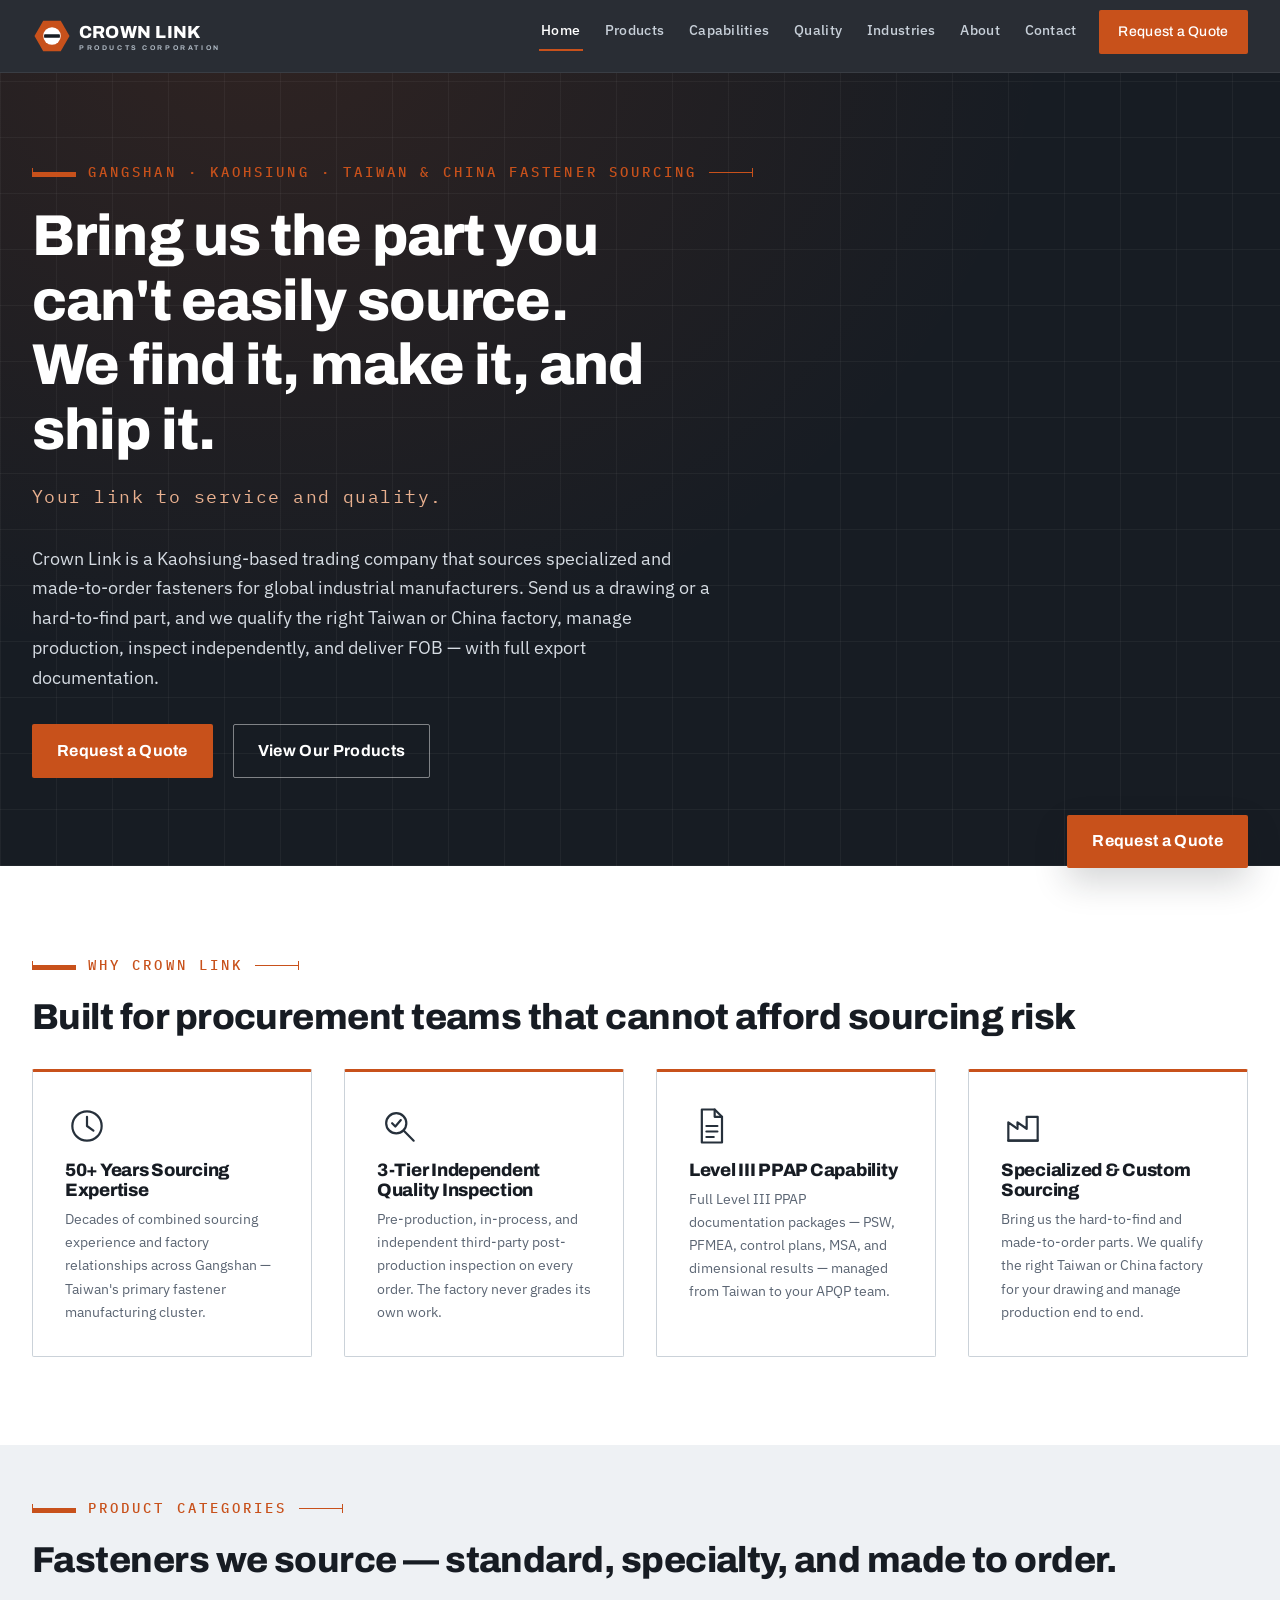
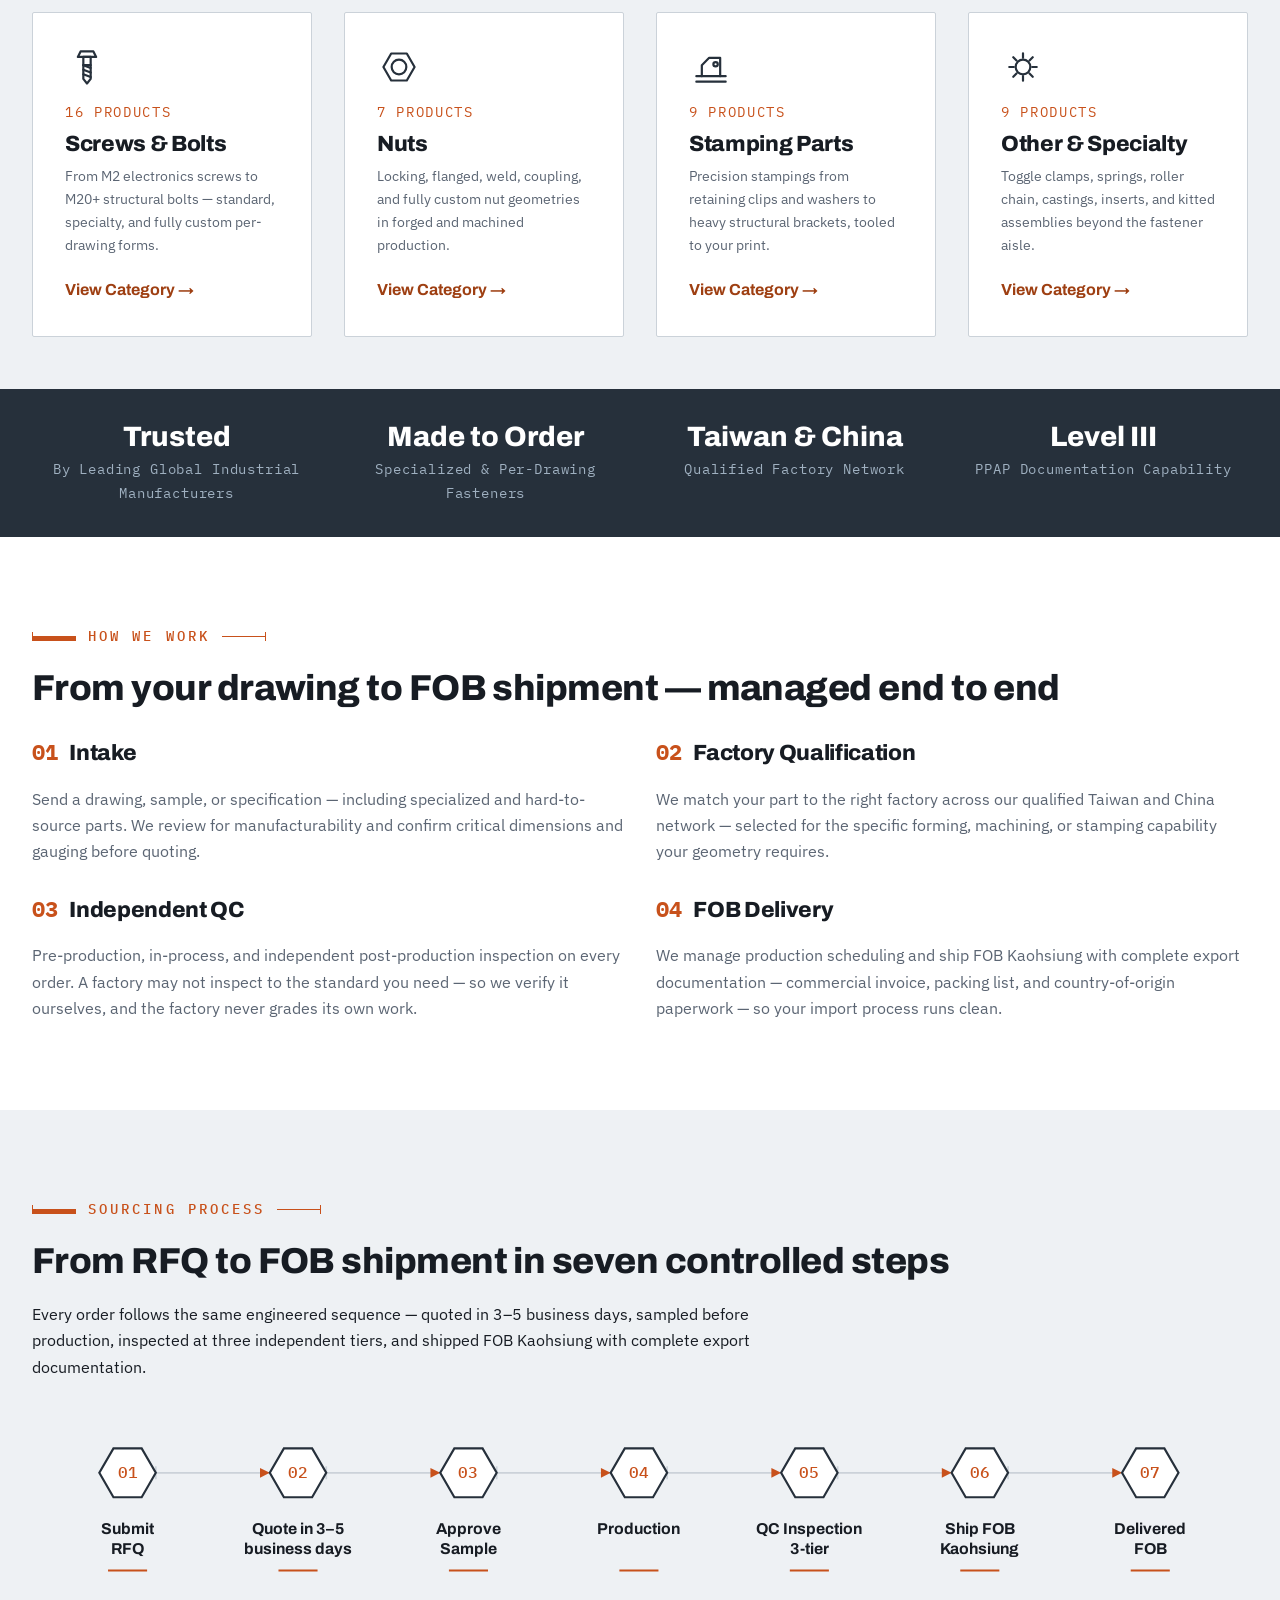
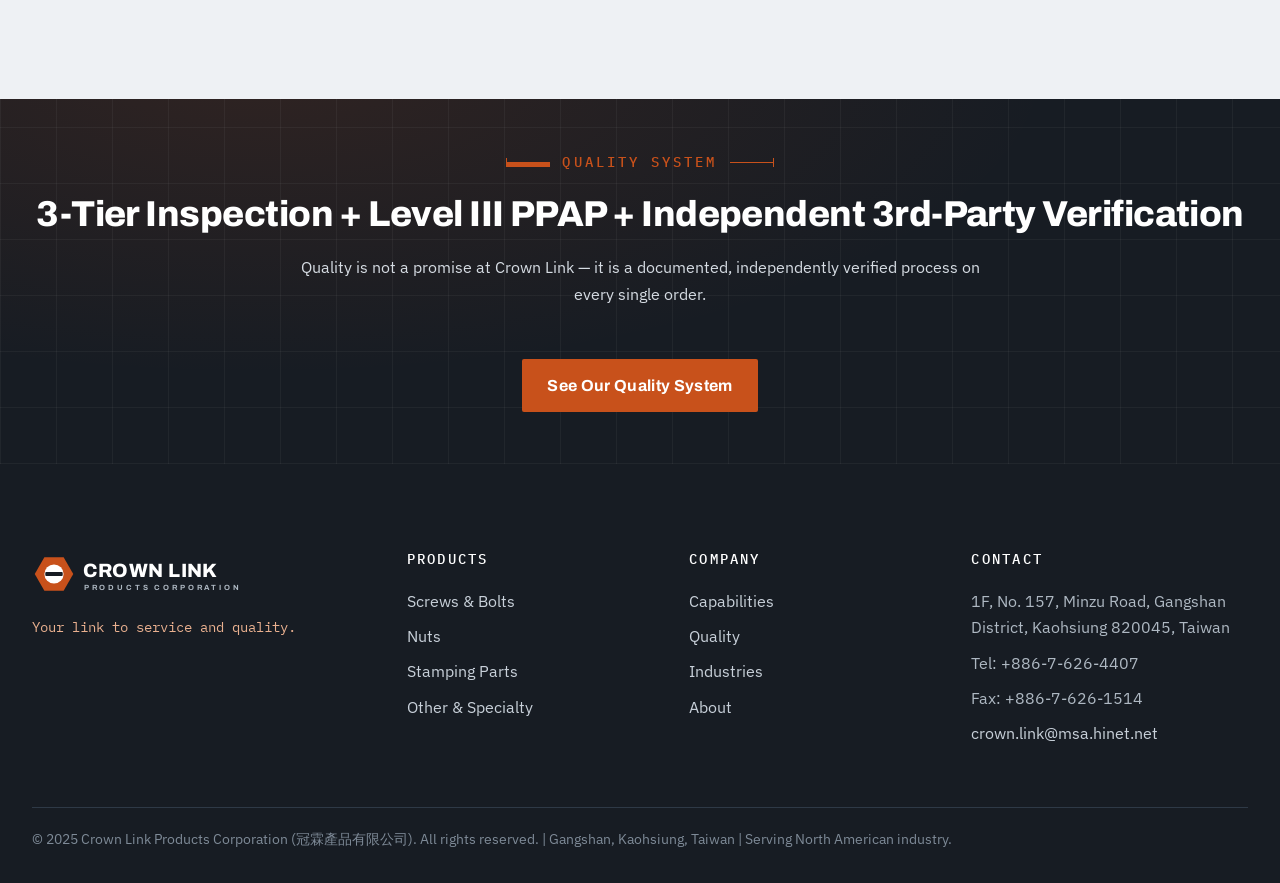
<file: index.html>
<!DOCTYPE html>
<html lang="en">
<head>
<meta charset="utf-8">
<meta name="viewport" content="width=device-width, initial-scale=1">
<title>Crown Link Products Corporation — Specialized Fastener Sourcing in Taiwan & China</title>
<meta name="description" content="Crown Link is a Kaohsiung-based trading company that sources specialized and made-to-order fasteners from qualified Taiwan and China factories — with independent QC, full documentation, and FOB delivery.">
<meta property="og:title" content="Crown Link Products Corporation — Specialized Fastener Sourcing in Taiwan & China">
<meta property="og:description" content="Bring us a drawing or a hard-to-find part. Crown Link sources, qualifies, inspects, and ships specialized fasteners from Taiwan and China for global industrial manufacturers.">
<meta property="og:image" content="https://www.crown-link.com/assets/images/ui/og-default.svg">
<meta property="og:type" content="website">
<link rel="canonical" href="https://www.crown-link.com/">
<link rel="icon" type="image/svg+xml" href="assets/images/ui/favicon.svg">
<link rel="preconnect" href="https://fonts.googleapis.com"><link rel="preconnect" href="https://fonts.gstatic.com" crossorigin><link href="https://fonts.googleapis.com/css2?family=Archivo:wght@700;800&family=IBM+Plex+Sans:wght@400;500;600&family=IBM+Plex+Mono:wght@400;500&display=swap" rel="stylesheet">
<link rel="stylesheet" href="assets/css/main.css">
</head>
<body>
<header class="site-header">
  <div class="wrap header-bar">
    <a class="brand" href="index.html" aria-label="Crown Link Products Corporation — home">
      <svg viewBox="0 0 248 48" height="40" role="img" aria-label="Crown Link Products Corporation"><polygon points="45.00,24.00 34.50,42.19 13.50,42.19 3.00,24.00 13.50,5.81 34.50,5.81" fill="#C8511B"/><circle cx="24" cy="24" r="10.5" fill="#FFFFFF"/><rect x="14.5" y="21.8" width="19" height="4.4" rx="1" fill="#171C23"/><text x="56" y="27" font-family="Archivo, Arial, sans-serif" font-weight="800" font-size="21" letter-spacing="0.5" fill="#FFFFFF">CROWN LINK</text><text x="56.5" y="41" font-family="Archivo, Arial, sans-serif" font-weight="700" font-size="8.2" letter-spacing="3.1" fill="#AEB8C2">PRODUCTS CORPORATION</text></svg>
    </a>
    <button class="nav-toggle" aria-label="Toggle navigation menu" aria-expanded="false">
      <span class="bar"></span><span class="bar"></span><span class="bar"></span>
    </button>
    <nav class="site-nav" aria-label="Primary">
      <ul><li><a href="index.html" class="active">Home</a></li><li><a href="pages/products.html">Products</a></li><li><a href="pages/capabilities.html">Capabilities</a></li><li><a href="pages/quality.html">Quality</a></li><li><a href="pages/industries.html">Industries</a></li><li><a href="pages/about.html">About</a></li><li><a href="pages/contact.html">Contact</a></li><li><a class="btn btn--primary btn--sm" href="pages/contact.html">Request a Quote</a></li></ul>
    </nav>
  </div>
</header>
<main>
<section class="hero section--dark tech-grid">
  <div class="wrap">
    <p class="dim">GANGSHAN · KAOHSIUNG · TAIWAN & CHINA FASTENER SOURCING</p>
    <h1>Bring us the part you can't easily source. We find it, make it, and ship it.</h1>
    <p class="tagline">Your link to service and quality.</p>
    <p class="lede">Crown Link is a Kaohsiung-based trading company that sources specialized and
    made-to-order fasteners for global industrial manufacturers. Send us a drawing or a
    hard-to-find part, and we qualify the right Taiwan or China factory, manage production,
    inspect independently, and deliver FOB — with full export documentation.</p>
    <div class="hero-ctas">
      <a class="btn btn--primary" href="pages/contact.html">Request a Quote</a>
      <a class="btn btn--ghost" href="pages/products.html">View Our Products</a>
    </div>
  </div>
</section>

<section class="section">
  <div class="wrap">
    <p class="dim">WHY CROWN LINK</p>
    <h2>Built for procurement teams that cannot afford sourcing risk</h2>
    <div class="grid grid--4 mt-lg"><div class="card pillar reveal"><div class="pillar-icon"><svg viewBox="0 0 48 48" width="44" height="44" fill="none" stroke="currentColor" stroke-width="2.4" stroke-linecap="round" stroke-linejoin="round" role="img" aria-label="Decades of sourcing experience icon"><circle cx="24" cy="24" r="16"/><path d="M24 14v10l7 5"/></svg></div><h3>50+ Years Sourcing Expertise</h3><p>Decades of combined sourcing experience and factory relationships across Gangshan — Taiwan's primary fastener manufacturing cluster.</p></div><div class="card pillar reveal"><div class="pillar-icon"><svg viewBox="0 0 48 48" width="44" height="44" fill="none" stroke="currentColor" stroke-width="2.4" stroke-linecap="round" stroke-linejoin="round" role="img" aria-label="Quality inspection icon"><circle cx="21" cy="21" r="11"/><path d="M29 29l11 11"/><path d="M16.5 21l3.5 3.5 6-7"/></svg></div><h3>3-Tier Independent Quality Inspection</h3><p>Pre-production, in-process, and independent third-party post-production inspection on every order. The factory never grades its own work.</p></div><div class="card pillar reveal"><div class="pillar-icon"><svg viewBox="0 0 48 48" width="44" height="44" fill="none" stroke="currentColor" stroke-width="2.4" stroke-linecap="round" stroke-linejoin="round" role="img" aria-label="PPAP documentation icon"><path d="M14 6h14l8 8v28H14z"/><path d="M28 6v8h8"/><path d="M19 24h12M19 30h12M19 36h8"/></svg></div><h3>Level III PPAP Capability</h3><p>Full Level III PPAP documentation packages — PSW, PFMEA, control plans, MSA, and dimensional results — managed from Taiwan to your APQP team.</p></div><div class="card pillar reveal"><div class="pillar-icon"><svg viewBox="0 0 48 48" width="44" height="44" fill="none" stroke="currentColor" stroke-width="2.4" stroke-linecap="round" stroke-linejoin="round" role="img" aria-label="Specialized sourcing icon"><path d="M8 40V20l10 7V20l10 7V14h12v26z"/><path d="M8 40h32"/></svg></div><h3>Specialized & Custom Sourcing</h3><p>Bring us the hard-to-find and made-to-order parts. We qualify the right Taiwan or China factory for your drawing and manage production end to end.</p></div></div>
  </div>
</section>

<section class="section section--mist section--tight">
  <div class="wrap">
    <p class="dim">PRODUCT CATEGORIES</p>
    <h2>Fasteners we source — standard, specialty, and made to order.</h2>
    <div class="grid grid--4 mt-lg"><a class="card cat-card reveal" href="pages/screws.html"><div class="cat-icon"><svg viewBox="0 0 48 48" width="44" height="44" fill="none" stroke="currentColor" stroke-width="2.4" stroke-linecap="round" stroke-linejoin="round" role="img" aria-label="Screws and bolts icon"><path d="M17 7h14l3 6H14z"/><path d="M20 13h8v9h-8z"/><path d="M20 22l8 3M20 27l8 3M20 32l8 3"/><path d="M20 22v15l4 5 4-5V22"/></svg></div><span class="mono-tag">16 PRODUCTS</span><h3>Screws & Bolts</h3><p>From M2 electronics screws to M20+ structural bolts — standard, specialty, and fully custom per-drawing forms.</p><span class="cat-link">View Category</span></a><a class="card cat-card reveal" href="pages/nuts.html"><div class="cat-icon"><svg viewBox="0 0 48 48" width="44" height="44" fill="none" stroke="currentColor" stroke-width="2.4" stroke-linecap="round" stroke-linejoin="round" role="img" aria-label="Hex nut icon"><polygon points="41.00,24.00 32.50,38.72 15.50,38.72 7.00,24.00 15.50,9.28 32.50,9.28"/><circle cx="24" cy="24" r="8"/></svg></div><span class="mono-tag">7 PRODUCTS</span><h3>Nuts</h3><p>Locking, flanged, weld, coupling, and fully custom nut geometries in forged and machined production.</p><span class="cat-link">View Category</span></a><a class="card cat-card reveal" href="pages/stamping-parts.html"><div class="cat-icon"><svg viewBox="0 0 48 48" width="44" height="44" fill="none" stroke="currentColor" stroke-width="2.4" stroke-linecap="round" stroke-linejoin="round" role="img" aria-label="Stamped bracket icon"><path d="M8 34h32"/><path d="M14 34V22l8-8h12v20"/><circle cx="29" cy="21" r="2.4"/><path d="M8 40h32"/></svg></div><span class="mono-tag">9 PRODUCTS</span><h3>Stamping Parts</h3><p>Precision stampings from retaining clips and washers to heavy structural brackets, tooled to your print.</p><span class="cat-link">View Category</span></a><a class="card cat-card reveal" href="pages/other.html"><div class="cat-icon"><svg viewBox="0 0 48 48" width="44" height="44" fill="none" stroke="currentColor" stroke-width="2.4" stroke-linecap="round" stroke-linejoin="round" role="img" aria-label="Specialty components icon"><circle cx="24" cy="24" r="8"/><path d="M24 9v5M24 34v5M9 24h5M34 24h5M13.4 13.4l3.5 3.5M31.1 31.1l3.5 3.5M34.6 13.4l-3.5 3.5M16.9 31.1l-3.5 3.5"/></svg></div><span class="mono-tag">9 PRODUCTS</span><h3>Other & Specialty</h3><p>Toggle clamps, springs, roller chain, castings, inserts, and kitted assemblies beyond the fastener aisle.</p><span class="cat-link">View Category</span></a></div>
  </div>
</section>

<div class="trust-bar">
  <div class="wrap grid grid--4">
    <div class="trust-item reveal"><span class="t-big">Trusted</span>
      <span class="t-sub">By Leading Global Industrial Manufacturers</span></div>
    <div class="trust-item reveal"><span class="t-big">Made to Order</span>
      <span class="t-sub">Specialized & Per-Drawing Fasteners</span></div>
    <div class="trust-item reveal"><span class="t-big">Taiwan & China</span>
      <span class="t-sub">Qualified Factory Network</span></div>
    <div class="trust-item reveal"><span class="t-big">Level III</span>
      <span class="t-sub">PPAP Documentation Capability</span></div>
  </div>
</div>

<section class="section">
  <div class="wrap">
    <p class="dim">HOW WE WORK</p>
    <h2>From your drawing to FOB shipment — managed end to end</h2>
    <div class="grid grid--2 mt-lg"><div class="spec-block reveal"><h3><span class="mono" style="color:var(--c-accent)">01</span> Intake</h3><p class="muted">Send a drawing, sample, or specification — including specialized and hard-to-source parts. We review for manufacturability and confirm critical dimensions and gauging before quoting.</p></div><div class="spec-block reveal"><h3><span class="mono" style="color:var(--c-accent)">02</span> Factory Qualification</h3><p class="muted">We match your part to the right factory across our qualified Taiwan and China network — selected for the specific forming, machining, or stamping capability your geometry requires.</p></div><div class="spec-block reveal"><h3><span class="mono" style="color:var(--c-accent)">03</span> Independent QC</h3><p class="muted">Pre-production, in-process, and independent post-production inspection on every order. A factory may not inspect to the standard you need — so we verify it ourselves, and the factory never grades its own work.</p></div><div class="spec-block reveal"><h3><span class="mono" style="color:var(--c-accent)">04</span> FOB Delivery</h3><p class="muted">We manage production scheduling and ship FOB Kaohsiung with complete export documentation — commercial invoice, packing list, and country-of-origin paperwork — so your import process runs clean.</p></div></div>
  </div>
</section>

<section class="section section--mist">
  <div class="wrap">
    <p class="dim">SOURCING PROCESS</p>
    <h2>From RFQ to FOB shipment in seven controlled steps</h2>
    <p class="maxw">Every order follows the same engineered sequence — quoted in 3–5 business
    days, sampled before production, inspected at three independent tiers, and shipped FOB
    Kaohsiung with complete export documentation.</p>
    <div class="reveal mt-lg"><div class="process-scroll"><svg viewBox="0 0 1120 172" role="img" aria-label="Crown Link seven-step sourcing process from RFQ submission to FOB delivery"><line x1="114" y1="56" x2="219" y2="56" stroke="#CBD2D9" stroke-width="1.6"/><path d="M219 56 l-9 -4.5 v9 Z" fill="#C8511B"/><line x1="114" y1="50" x2="114" y2="62" stroke="#CBD2D9" stroke-width="1.6"/><line x1="271" y1="56" x2="376" y2="56" stroke="#CBD2D9" stroke-width="1.6"/><path d="M376 56 l-9 -4.5 v9 Z" fill="#C8511B"/><line x1="271" y1="50" x2="271" y2="62" stroke="#CBD2D9" stroke-width="1.6"/><line x1="428" y1="56" x2="533" y2="56" stroke="#CBD2D9" stroke-width="1.6"/><path d="M533 56 l-9 -4.5 v9 Z" fill="#C8511B"/><line x1="428" y1="50" x2="428" y2="62" stroke="#CBD2D9" stroke-width="1.6"/><line x1="585" y1="56" x2="690" y2="56" stroke="#CBD2D9" stroke-width="1.6"/><path d="M690 56 l-9 -4.5 v9 Z" fill="#C8511B"/><line x1="585" y1="50" x2="585" y2="62" stroke="#CBD2D9" stroke-width="1.6"/><line x1="742" y1="56" x2="847" y2="56" stroke="#CBD2D9" stroke-width="1.6"/><path d="M847 56 l-9 -4.5 v9 Z" fill="#C8511B"/><line x1="742" y1="50" x2="742" y2="62" stroke="#CBD2D9" stroke-width="1.6"/><line x1="899" y1="56" x2="1004" y2="56" stroke="#CBD2D9" stroke-width="1.6"/><path d="M1004 56 l-9 -4.5 v9 Z" fill="#C8511B"/><line x1="899" y1="50" x2="899" y2="62" stroke="#CBD2D9" stroke-width="1.6"/><polygon points="114.00,56.00 101.00,78.52 75.00,78.52 62.00,56.00 75.00,33.48 101.00,33.48" fill="#FFFFFF" stroke="#26303B" stroke-width="2"/><text x="88" y="61" text-anchor="middle" font-family="IBM Plex Mono, monospace" font-size="14.5" font-weight="500" fill="#C8511B">01</text><text x="88" y="112" text-anchor="middle" font-family="Archivo, Arial, sans-serif" font-weight="700" font-size="14.5" fill="#171C23">Submit</text><text x="88" y="131" text-anchor="middle" font-family="Archivo, Arial, sans-serif" font-weight="700" font-size="14.5" fill="#171C23">RFQ</text><line x1="70" y1="146" x2="106" y2="146" stroke="#C8511B" stroke-width="2"/><polygon points="271.00,56.00 258.00,78.52 232.00,78.52 219.00,56.00 232.00,33.48 258.00,33.48" fill="#FFFFFF" stroke="#26303B" stroke-width="2"/><text x="245" y="61" text-anchor="middle" font-family="IBM Plex Mono, monospace" font-size="14.5" font-weight="500" fill="#C8511B">02</text><text x="245" y="112" text-anchor="middle" font-family="Archivo, Arial, sans-serif" font-weight="700" font-size="14.5" fill="#171C23">Quote in 3–5</text><text x="245" y="131" text-anchor="middle" font-family="Archivo, Arial, sans-serif" font-weight="700" font-size="14.5" fill="#171C23">business days</text><line x1="227" y1="146" x2="263" y2="146" stroke="#C8511B" stroke-width="2"/><polygon points="428.00,56.00 415.00,78.52 389.00,78.52 376.00,56.00 389.00,33.48 415.00,33.48" fill="#FFFFFF" stroke="#26303B" stroke-width="2"/><text x="402" y="61" text-anchor="middle" font-family="IBM Plex Mono, monospace" font-size="14.5" font-weight="500" fill="#C8511B">03</text><text x="402" y="112" text-anchor="middle" font-family="Archivo, Arial, sans-serif" font-weight="700" font-size="14.5" fill="#171C23">Approve</text><text x="402" y="131" text-anchor="middle" font-family="Archivo, Arial, sans-serif" font-weight="700" font-size="14.5" fill="#171C23">Sample</text><line x1="384" y1="146" x2="420" y2="146" stroke="#C8511B" stroke-width="2"/><polygon points="585.00,56.00 572.00,78.52 546.00,78.52 533.00,56.00 546.00,33.48 572.00,33.48" fill="#FFFFFF" stroke="#26303B" stroke-width="2"/><text x="559" y="61" text-anchor="middle" font-family="IBM Plex Mono, monospace" font-size="14.5" font-weight="500" fill="#C8511B">04</text><text x="559" y="112" text-anchor="middle" font-family="Archivo, Arial, sans-serif" font-weight="700" font-size="14.5" fill="#171C23">Production</text><line x1="541" y1="146" x2="577" y2="146" stroke="#C8511B" stroke-width="2"/><polygon points="742.00,56.00 729.00,78.52 703.00,78.52 690.00,56.00 703.00,33.48 729.00,33.48" fill="#FFFFFF" stroke="#26303B" stroke-width="2"/><text x="716" y="61" text-anchor="middle" font-family="IBM Plex Mono, monospace" font-size="14.5" font-weight="500" fill="#C8511B">05</text><text x="716" y="112" text-anchor="middle" font-family="Archivo, Arial, sans-serif" font-weight="700" font-size="14.5" fill="#171C23">QC Inspection</text><text x="716" y="131" text-anchor="middle" font-family="Archivo, Arial, sans-serif" font-weight="700" font-size="14.5" fill="#171C23">3-tier</text><line x1="698" y1="146" x2="734" y2="146" stroke="#C8511B" stroke-width="2"/><polygon points="899.00,56.00 886.00,78.52 860.00,78.52 847.00,56.00 860.00,33.48 886.00,33.48" fill="#FFFFFF" stroke="#26303B" stroke-width="2"/><text x="873" y="61" text-anchor="middle" font-family="IBM Plex Mono, monospace" font-size="14.5" font-weight="500" fill="#C8511B">06</text><text x="873" y="112" text-anchor="middle" font-family="Archivo, Arial, sans-serif" font-weight="700" font-size="14.5" fill="#171C23">Ship FOB</text><text x="873" y="131" text-anchor="middle" font-family="Archivo, Arial, sans-serif" font-weight="700" font-size="14.5" fill="#171C23">Kaohsiung</text><line x1="855" y1="146" x2="891" y2="146" stroke="#C8511B" stroke-width="2"/><polygon points="1056.00,56.00 1043.00,78.52 1017.00,78.52 1004.00,56.00 1017.00,33.48 1043.00,33.48" fill="#FFFFFF" stroke="#26303B" stroke-width="2"/><text x="1030" y="61" text-anchor="middle" font-family="IBM Plex Mono, monospace" font-size="14.5" font-weight="500" fill="#C8511B">07</text><text x="1030" y="112" text-anchor="middle" font-family="Archivo, Arial, sans-serif" font-weight="700" font-size="14.5" fill="#171C23">Delivered</text><text x="1030" y="131" text-anchor="middle" font-family="Archivo, Arial, sans-serif" font-weight="700" font-size="14.5" fill="#171C23">FOB</text><line x1="1012" y1="146" x2="1048" y2="146" stroke="#C8511B" stroke-width="2"/></svg></div></div>
  </div>
</section>

<section class="section section--dark tech-grid section--tight">
  <div class="wrap center">
    <p class="dim dim--center">QUALITY SYSTEM</p>
    <h2>3-Tier Inspection + Level III PPAP + Independent 3rd-Party Verification</h2>
    <p class="maxw maxw--center">Quality is not a promise at Crown Link — it is a documented,
    independently verified process on every single order.</p>
    <a class="btn btn--primary mt-lg" href="pages/quality.html">See Our Quality System</a>
  </div>
</section>
</main>
<footer class="site-footer">
  <div class="wrap">
    <div class="footer-grid">
      <div>
        <span class="brand"><svg viewBox="0 0 248 48" height="44" role="img" aria-label="Crown Link Products Corporation"><polygon points="45.00,24.00 34.50,42.19 13.50,42.19 3.00,24.00 13.50,5.81 34.50,5.81" fill="#C8511B"/><circle cx="24" cy="24" r="10.5" fill="#FFFFFF"/><rect x="14.5" y="21.8" width="19" height="4.4" rx="1" fill="#171C23"/><text x="56" y="27" font-family="Archivo, Arial, sans-serif" font-weight="800" font-size="21" letter-spacing="0.5" fill="#FFFFFF">CROWN LINK</text><text x="56.5" y="41" font-family="Archivo, Arial, sans-serif" font-weight="700" font-size="8.2" letter-spacing="3.1" fill="#AEB8C2">PRODUCTS CORPORATION</text></svg></span>
        <p class="footer-tagline">Your link to service and quality.</p>
      </div>
      <div>
        <h4>Products</h4>
        <ul><li><a href="pages/screws.html">Screws & Bolts</a></li><li><a href="pages/nuts.html">Nuts</a></li><li><a href="pages/stamping-parts.html">Stamping Parts</a></li><li><a href="pages/other.html">Other & Specialty</a></li></ul>
      </div>
      <div>
        <h4>Company</h4>
        <ul>
          <li><a href="pages/capabilities.html">Capabilities</a></li>
          <li><a href="pages/quality.html">Quality</a></li>
          <li><a href="pages/industries.html">Industries</a></li>
          <li><a href="pages/about.html">About</a></li>
        </ul>
      </div>
      <div>
        <h4>Contact</h4>
        <ul>
          <li>1F, No. 157, Minzu Road, Gangshan District, Kaohsiung 820045, Taiwan</li>
          <li>Tel: +886-7-626-4407</li>
          <li>Fax: +886-7-626-1514</li>
          <li><a href="mailto:crown.link@msa.hinet.net">crown.link@msa.hinet.net</a></li>
        </ul>
      </div>
    </div>
    <div class="footer-bottom">
      © 2025 Crown Link Products Corporation (冠霖產品有限公司). All rights reserved.
      | Gangshan, Kaohsiung, Taiwan | Serving North American industry.
    </div>
  </div>
</footer>
<a class="quote-fab btn btn--primary" href="pages/contact.html">Request a Quote</a>
<script src="assets/js/main.js"></script>
</body>
</html>
</file>
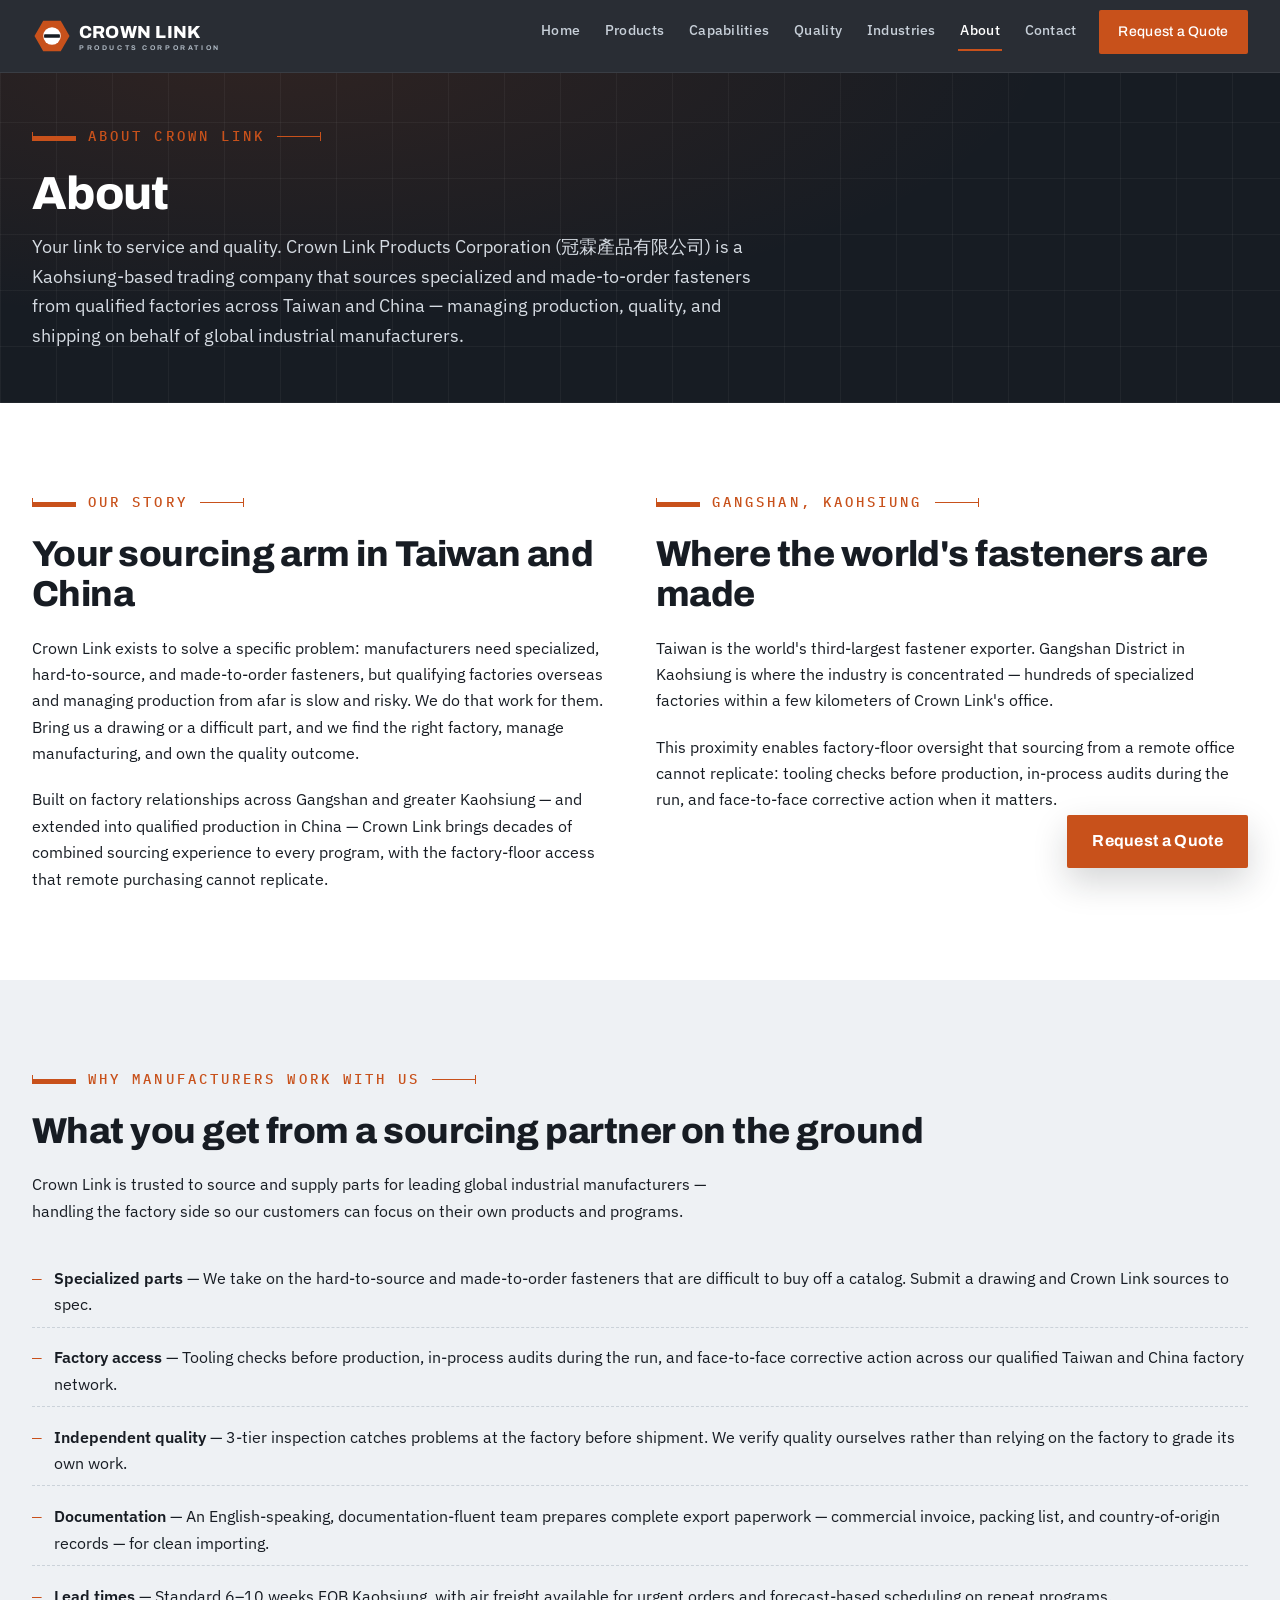
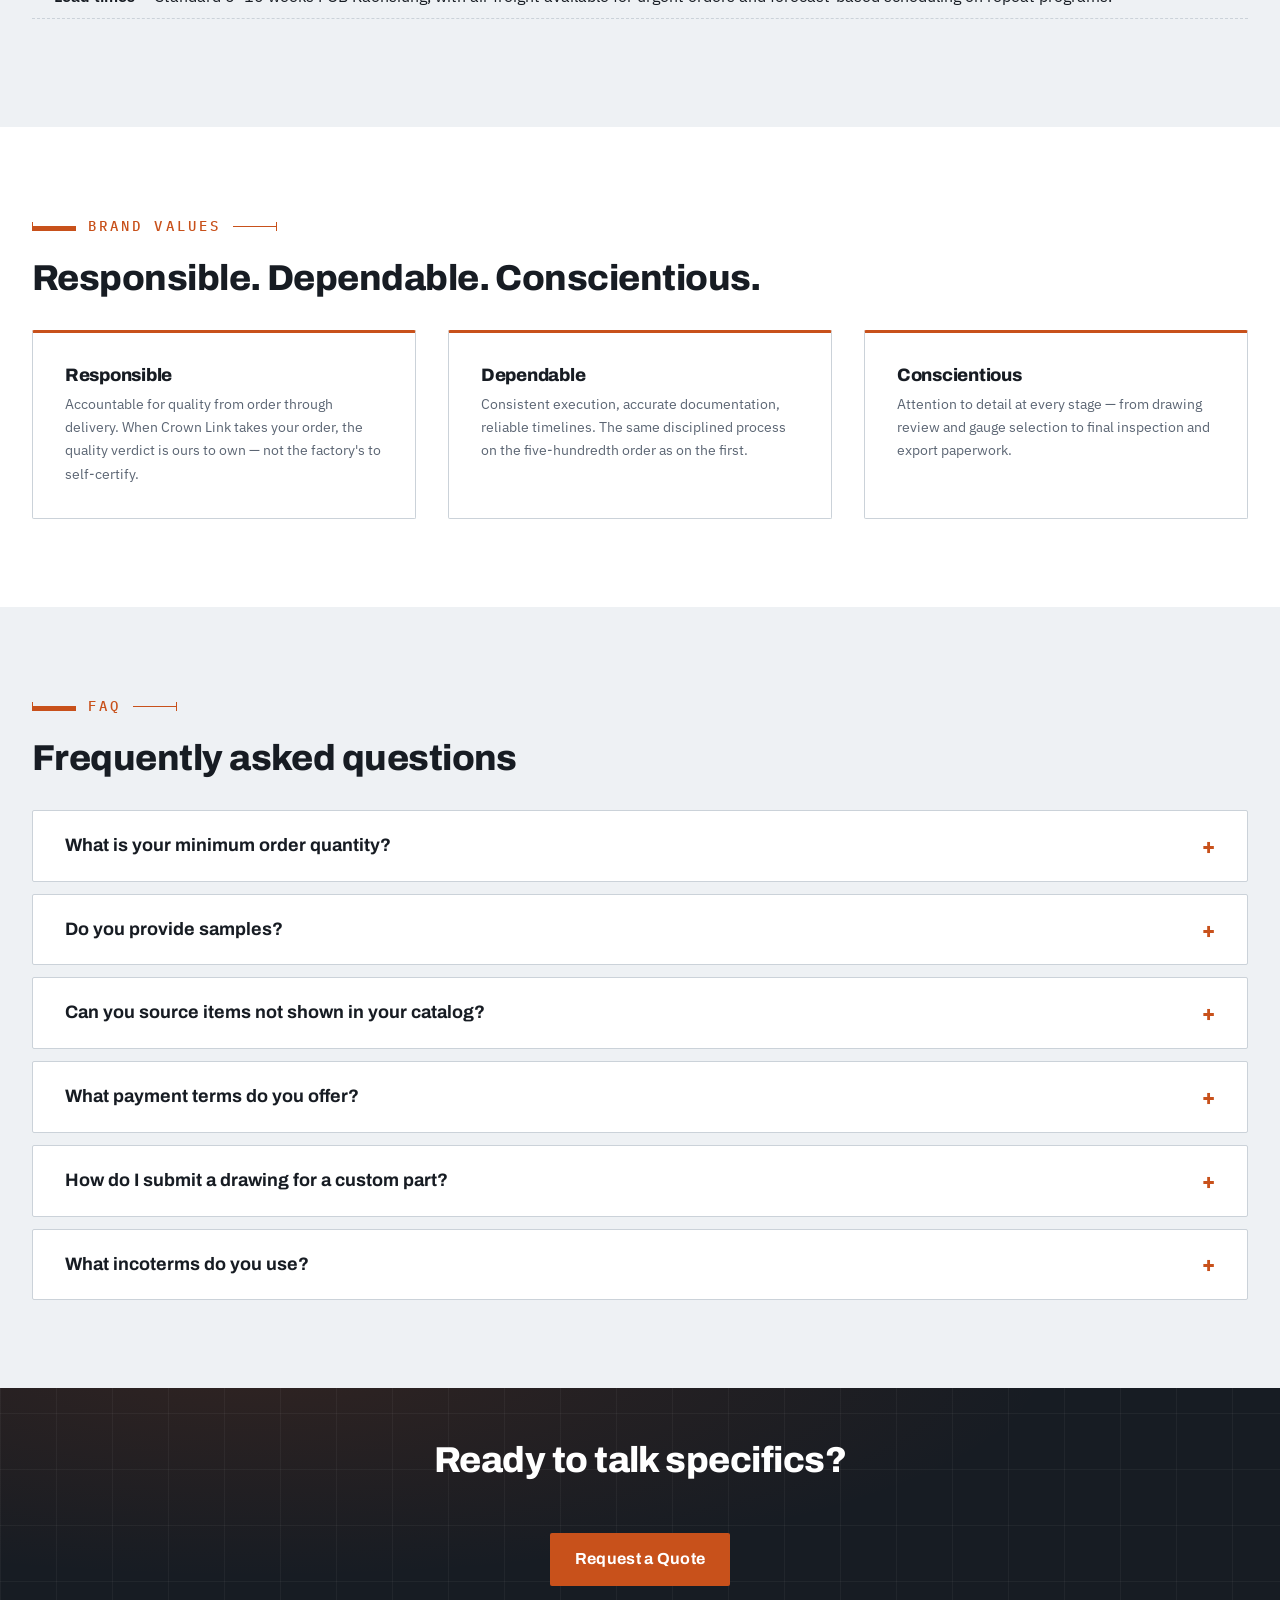
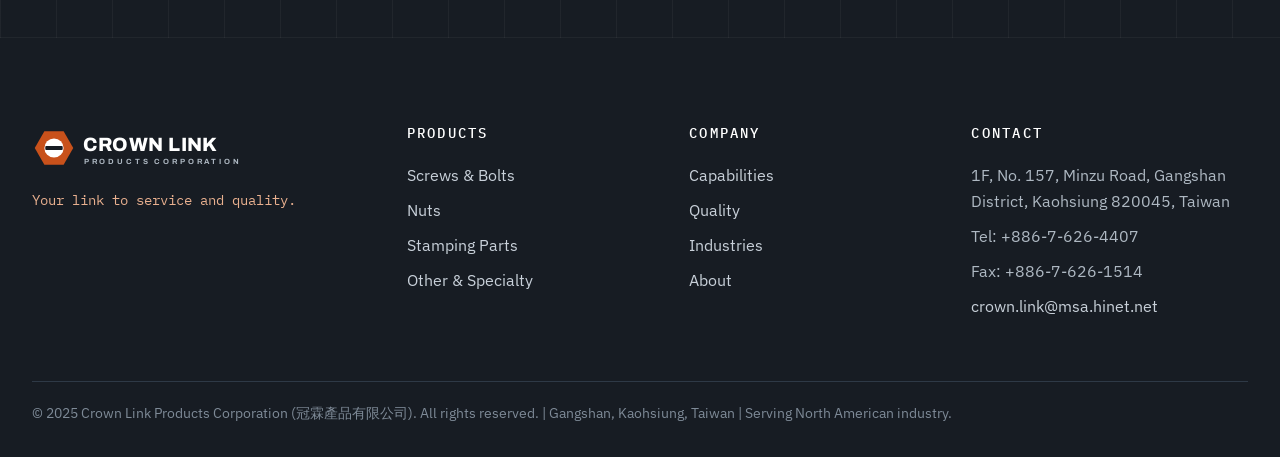
<file: pages/about.html>
<!DOCTYPE html>
<html lang="en">
<head>
<meta charset="utf-8">
<meta name="viewport" content="width=device-width, initial-scale=1">
<title>About | Crown Link Products Corporation — Taiwan &amp; China Fastener Sourcing</title>
<meta name="description" content="Crown Link Products Corporation: a Gangshan, Kaohsiung trading company that sources specialized and made-to-order fasteners from qualified Taiwan and China factories for global industrial manufacturers.">
<meta property="og:title" content="About | Crown Link Products Corporation — Specialized Fastener Sourcing">
<meta property="og:description" content="A Kaohsiung trading company sourcing specialized and made-to-order fasteners from Taiwan and China, with independent QC and full documentation.">
<meta property="og:image" content="https://www.crown-link.com/assets/images/ui/og-default.svg">
<meta property="og:type" content="website">
<link rel="canonical" href="https://www.crown-link.com/pages/about.html">
<link rel="icon" type="image/svg+xml" href="../assets/images/ui/favicon.svg">
<link rel="preconnect" href="https://fonts.googleapis.com"><link rel="preconnect" href="https://fonts.gstatic.com" crossorigin><link href="https://fonts.googleapis.com/css2?family=Archivo:wght@700;800&family=IBM+Plex+Sans:wght@400;500;600&family=IBM+Plex+Mono:wght@400;500&display=swap" rel="stylesheet">
<link rel="stylesheet" href="../assets/css/main.css">
</head>
<body>
<header class="site-header">
  <div class="wrap header-bar">
    <a class="brand" href="../index.html" aria-label="Crown Link Products Corporation — home">
      <svg viewBox="0 0 248 48" height="40" role="img" aria-label="Crown Link Products Corporation"><polygon points="45.00,24.00 34.50,42.19 13.50,42.19 3.00,24.00 13.50,5.81 34.50,5.81" fill="#C8511B"/><circle cx="24" cy="24" r="10.5" fill="#FFFFFF"/><rect x="14.5" y="21.8" width="19" height="4.4" rx="1" fill="#171C23"/><text x="56" y="27" font-family="Archivo, Arial, sans-serif" font-weight="800" font-size="21" letter-spacing="0.5" fill="#FFFFFF">CROWN LINK</text><text x="56.5" y="41" font-family="Archivo, Arial, sans-serif" font-weight="700" font-size="8.2" letter-spacing="3.1" fill="#AEB8C2">PRODUCTS CORPORATION</text></svg>
    </a>
    <button class="nav-toggle" aria-label="Toggle navigation menu" aria-expanded="false">
      <span class="bar"></span><span class="bar"></span><span class="bar"></span>
    </button>
    <nav class="site-nav" aria-label="Primary">
      <ul><li><a href="../index.html">Home</a></li><li><a href="products.html">Products</a></li><li><a href="capabilities.html">Capabilities</a></li><li><a href="quality.html">Quality</a></li><li><a href="industries.html">Industries</a></li><li><a href="about.html" class="active">About</a></li><li><a href="contact.html">Contact</a></li><li><a class="btn btn--primary btn--sm" href="contact.html">Request a Quote</a></li></ul>
    </nav>
  </div>
</header>
<main>
<section class="page-hero section--dark tech-grid">
  <div class="wrap">
    <p class="dim">ABOUT CROWN LINK</p>
    <h1>About</h1>
    <p class="lede">Your link to service and quality. Crown Link Products Corporation
    (冠霖產品有限公司) is a Kaohsiung-based trading company that sources specialized and
    made-to-order fasteners from qualified factories across Taiwan and China — managing
    production, quality, and shipping on behalf of global industrial manufacturers.</p>
  </div>
</section>

<section class="section">
  <div class="wrap">
    <div class="grid grid--2">
      <div class="reveal">
        <p class="dim">OUR STORY</p>
        <h2>Your sourcing arm in Taiwan and China</h2>
        <p>Crown Link exists to solve a specific problem: manufacturers need specialized,
        hard-to-source, and made-to-order fasteners, but qualifying factories overseas and
        managing production from afar is slow and risky. We do that work for them. Bring us
        a drawing or a difficult part, and we find the right factory, manage manufacturing,
        and own the quality outcome.</p>
        <p class="mb-0">Built on factory relationships across Gangshan and greater Kaohsiung —
        and extended into qualified production in China — Crown Link brings decades of
        combined sourcing experience to every program, with the factory-floor access that
        remote purchasing cannot replicate.</p>
      </div>
      <div class="reveal">
        <p class="dim">GANGSHAN, KAOHSIUNG</p>
        <h2>Where the world's fasteners are made</h2>
        <p>Taiwan is the world's third-largest fastener exporter. Gangshan District in
        Kaohsiung is where the industry is concentrated — hundreds of specialized factories
        within a few kilometers of Crown Link's office.</p>
        <p class="mb-0">This proximity enables factory-floor oversight that sourcing from a
        remote office cannot replicate: tooling checks before production, in-process
        audits during the run, and face-to-face corrective action when it matters.</p>
      </div>
    </div>
  </div>
</section>

<section class="section section--mist">
  <div class="wrap">
    <p class="dim">WHY MANUFACTURERS WORK WITH US</p>
    <h2>What you get from a sourcing partner on the ground</h2>
    <p class="maxw">Crown Link is trusted to source and supply parts for leading global industrial
    manufacturers — handling the factory side so our customers can focus on their own
    products and programs.</p>
    <ul class="spec-list mt-lg">
      <li><span><strong>Specialized parts</strong> — We take on the hard-to-source and
      made-to-order fasteners that are difficult to buy off a catalog. Submit a drawing and
      Crown Link sources to spec.</span></li>
      <li><span><strong>Factory access</strong> — Tooling checks before production, in-process
      audits during the run, and face-to-face corrective action across our qualified Taiwan
      and China factory network.</span></li>
      <li><span><strong>Independent quality</strong> — 3-tier inspection catches problems at
      the factory before shipment. We verify quality ourselves rather than relying on the
      factory to grade its own work.</span></li>
      <li><span><strong>Documentation</strong> — An English-speaking, documentation-fluent
      team prepares complete export paperwork — commercial invoice, packing list, and
      country-of-origin records — for clean importing.</span></li>
      <li><span><strong>Lead times</strong> — Standard 6–10 weeks FOB Kaohsiung, with air
      freight available for urgent orders and forecast-based scheduling on repeat
      programs.</span></li>
    </ul>
  </div>
</section>

<section class="section">
  <div class="wrap">
    <p class="dim">BRAND VALUES</p>
    <h2>Responsible. Dependable. Conscientious.</h2>
    <div class="grid grid--3 mt-lg"><div class="card pillar reveal"><h3>Responsible</h3><p>Accountable for quality from order through delivery. When Crown Link takes your order, the quality verdict is ours to own — not the factory's to self-certify.</p></div><div class="card pillar reveal"><h3>Dependable</h3><p>Consistent execution, accurate documentation, reliable timelines. The same disciplined process on the five-hundredth order as on the first.</p></div><div class="card pillar reveal"><h3>Conscientious</h3><p>Attention to detail at every stage — from drawing review and gauge selection to final inspection and export paperwork.</p></div></div>
  </div>
</section>

<section class="section section--mist">
  <div class="wrap">
    <p class="dim">FAQ</p>
    <h2>Frequently asked questions</h2>
    <div class="faq-stack mt-lg"><details class="faq-item reveal"><summary>What is your minimum order quantity?</summary><div class="faq-body"><p class="mb-0">MOQ varies by product type, material, and surface finish. Many standard items have no formal MOQ for initial orders. Contact us with your specification for a specific MOQ and lead time quote.</p></div></details><details class="faq-item reveal"><summary>Do you provide samples?</summary><div class="faq-body"><p class="mb-0">Yes. Sample availability and cost depend on the product. Standard catalog items can typically be sampled within 2–3 weeks. Custom per-drawing parts require tooling lead time.</p></div></details><details class="faq-item reveal"><summary>Can you source items not shown in your catalog?</summary><div class="faq-body"><p class="mb-0">Yes. Crown Link's sourcing capability extends well beyond the catalog. Submit a drawing, specification, or description and we will identify qualified manufacturers and provide a quote.</p></div></details><details class="faq-item reveal"><summary>What payment terms do you offer?</summary><div class="faq-body"><p class="mb-0">Standard terms are T/T (wire transfer): 30% deposit upon order confirmation, 70% balance prior to shipment. Other arrangements available for established accounts.</p></div></details><details class="faq-item reveal"><summary>How do I submit a drawing for a custom part?</summary><div class="faq-body"><p class="mb-0">Email your drawing in PDF, DWG, DXF, STEP, or IGES format to <a href="mailto:crown.link@msa.hinet.net">crown.link@msa.hinet.net</a> with your quantity, material, finish, and required standards. Include your company name and a contact name. We will respond with questions or a quote within 3–5 business days.</p></div></details><details class="faq-item reveal"><summary>What incoterms do you use?</summary><div class="faq-body"><p class="mb-0">Standard shipments are quoted FOB Kaohsiung Port. CIF to US West Coast ports available upon request. Door-to-door DDP pricing available for established customers.</p></div></details></div>
  </div>
</section>

<section class="section section--dark tech-grid section--tight">
  <div class="wrap center">
    <h2>Ready to talk specifics?</h2>
    <a class="btn btn--primary mt-lg" href="contact.html">Request a Quote</a>
  </div>
</section>
</main>
<footer class="site-footer">
  <div class="wrap">
    <div class="footer-grid">
      <div>
        <span class="brand"><svg viewBox="0 0 248 48" height="44" role="img" aria-label="Crown Link Products Corporation"><polygon points="45.00,24.00 34.50,42.19 13.50,42.19 3.00,24.00 13.50,5.81 34.50,5.81" fill="#C8511B"/><circle cx="24" cy="24" r="10.5" fill="#FFFFFF"/><rect x="14.5" y="21.8" width="19" height="4.4" rx="1" fill="#171C23"/><text x="56" y="27" font-family="Archivo, Arial, sans-serif" font-weight="800" font-size="21" letter-spacing="0.5" fill="#FFFFFF">CROWN LINK</text><text x="56.5" y="41" font-family="Archivo, Arial, sans-serif" font-weight="700" font-size="8.2" letter-spacing="3.1" fill="#AEB8C2">PRODUCTS CORPORATION</text></svg></span>
        <p class="footer-tagline">Your link to service and quality.</p>
      </div>
      <div>
        <h4>Products</h4>
        <ul><li><a href="screws.html">Screws & Bolts</a></li><li><a href="nuts.html">Nuts</a></li><li><a href="stamping-parts.html">Stamping Parts</a></li><li><a href="other.html">Other & Specialty</a></li></ul>
      </div>
      <div>
        <h4>Company</h4>
        <ul>
          <li><a href="capabilities.html">Capabilities</a></li>
          <li><a href="quality.html">Quality</a></li>
          <li><a href="industries.html">Industries</a></li>
          <li><a href="about.html">About</a></li>
        </ul>
      </div>
      <div>
        <h4>Contact</h4>
        <ul>
          <li>1F, No. 157, Minzu Road, Gangshan District, Kaohsiung 820045, Taiwan</li>
          <li>Tel: +886-7-626-4407</li>
          <li>Fax: +886-7-626-1514</li>
          <li><a href="mailto:crown.link@msa.hinet.net">crown.link@msa.hinet.net</a></li>
        </ul>
      </div>
    </div>
    <div class="footer-bottom">
      © 2025 Crown Link Products Corporation (冠霖產品有限公司). All rights reserved.
      | Gangshan, Kaohsiung, Taiwan | Serving North American industry.
    </div>
  </div>
</footer>
<a class="quote-fab btn btn--primary" href="contact.html">Request a Quote</a>
<script src="../assets/js/main.js"></script>
</body>
</html>
</file>
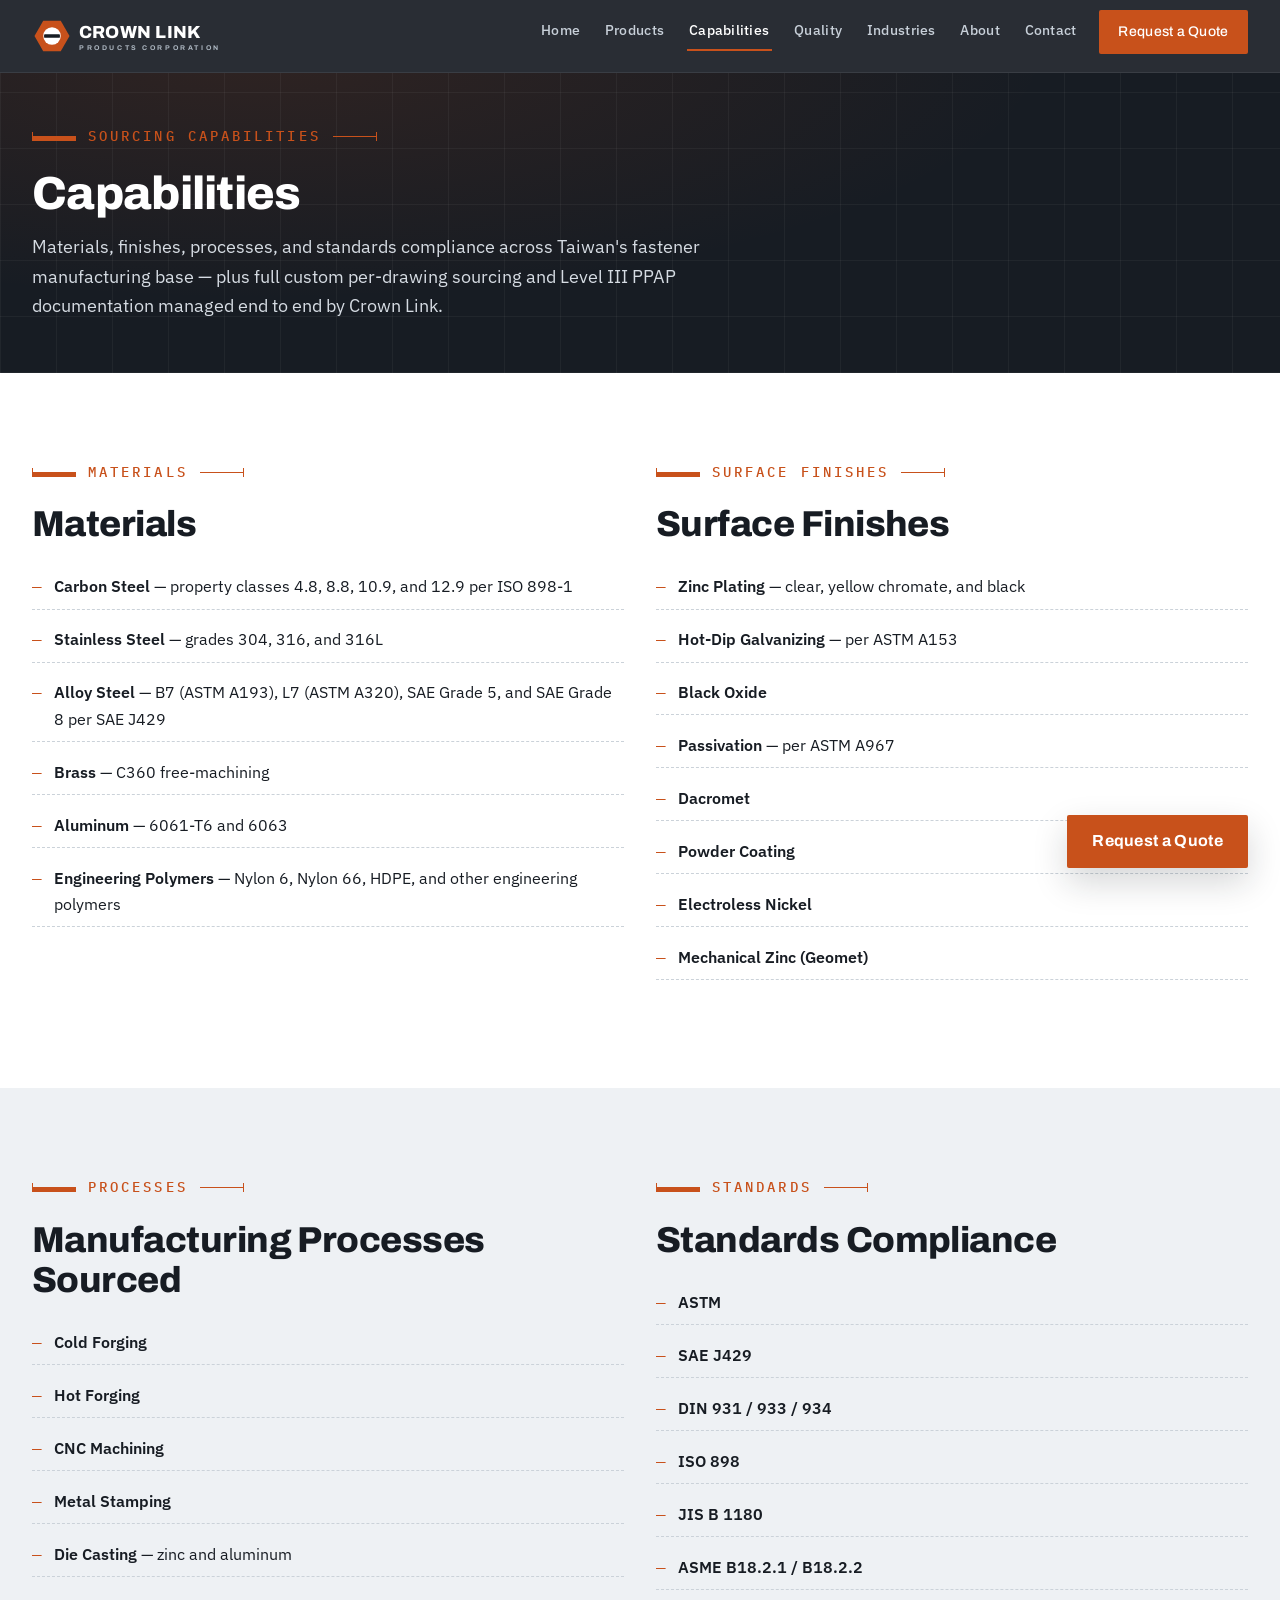
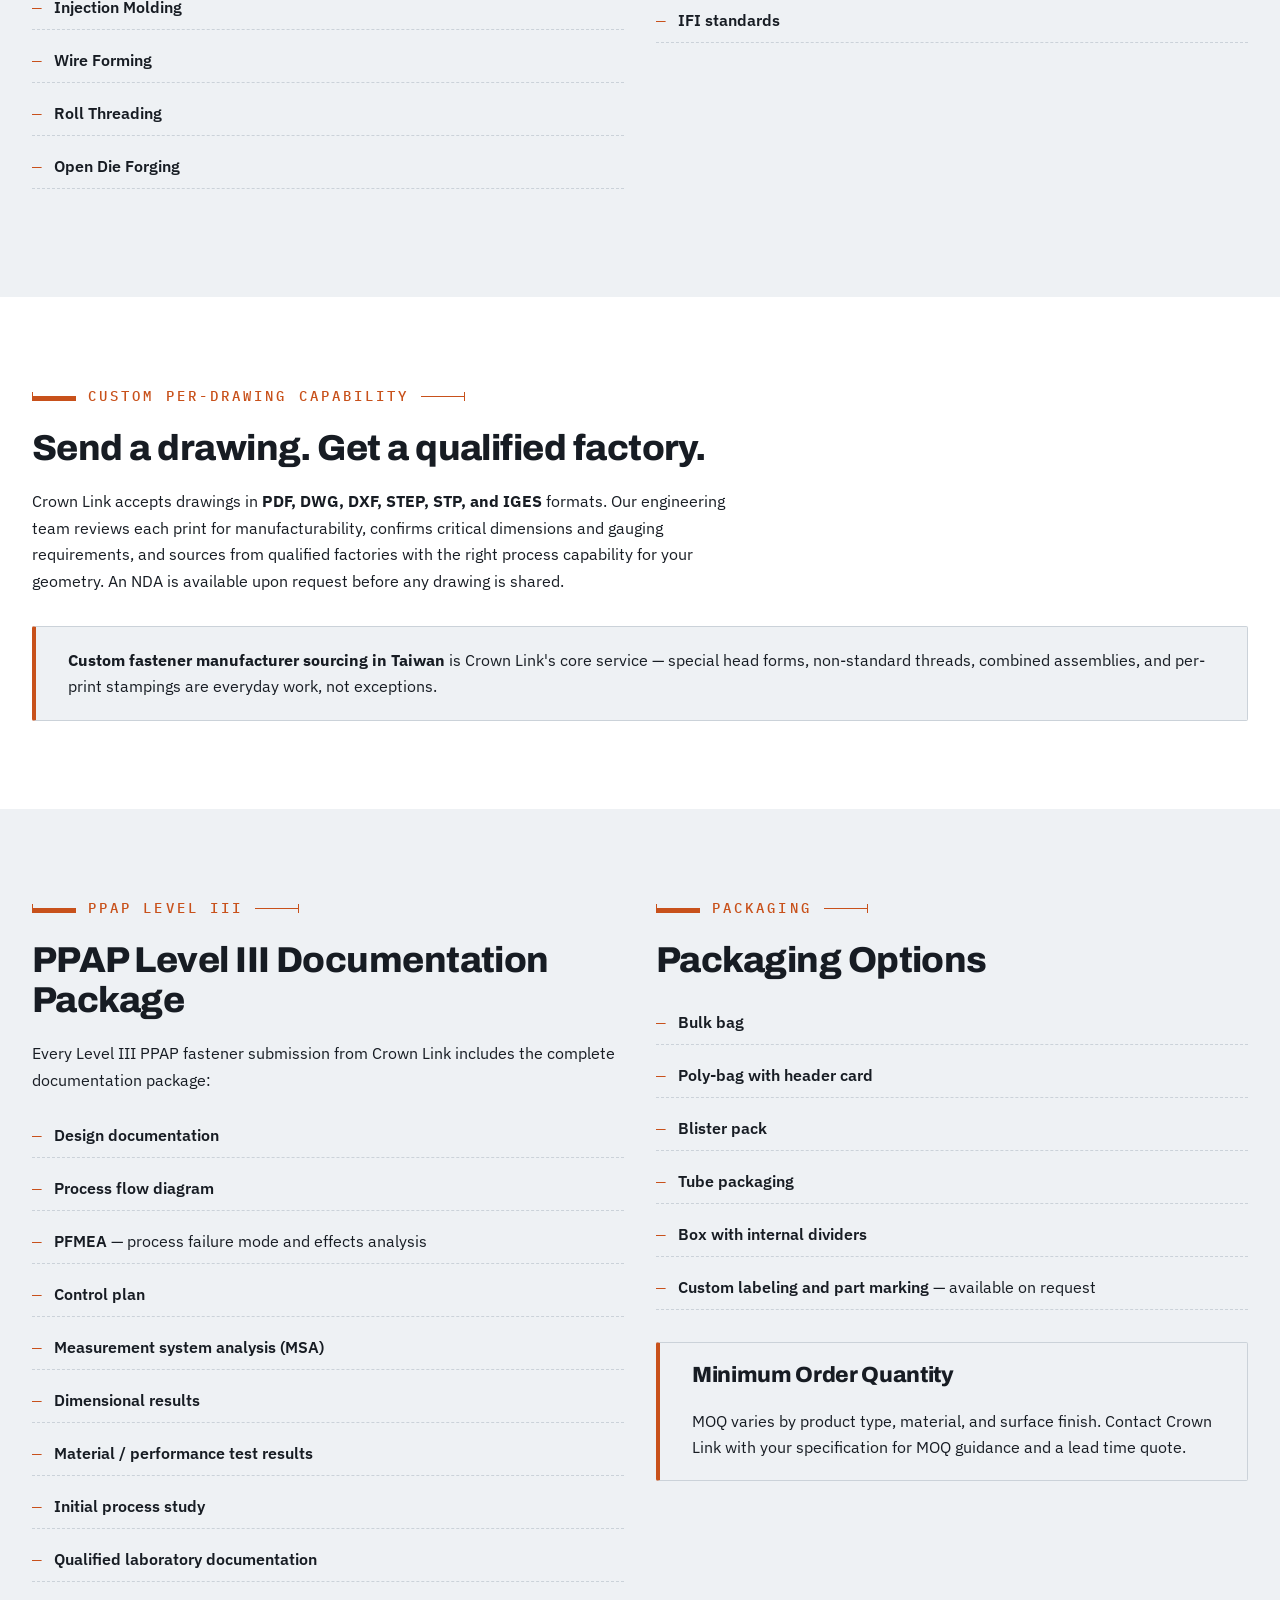
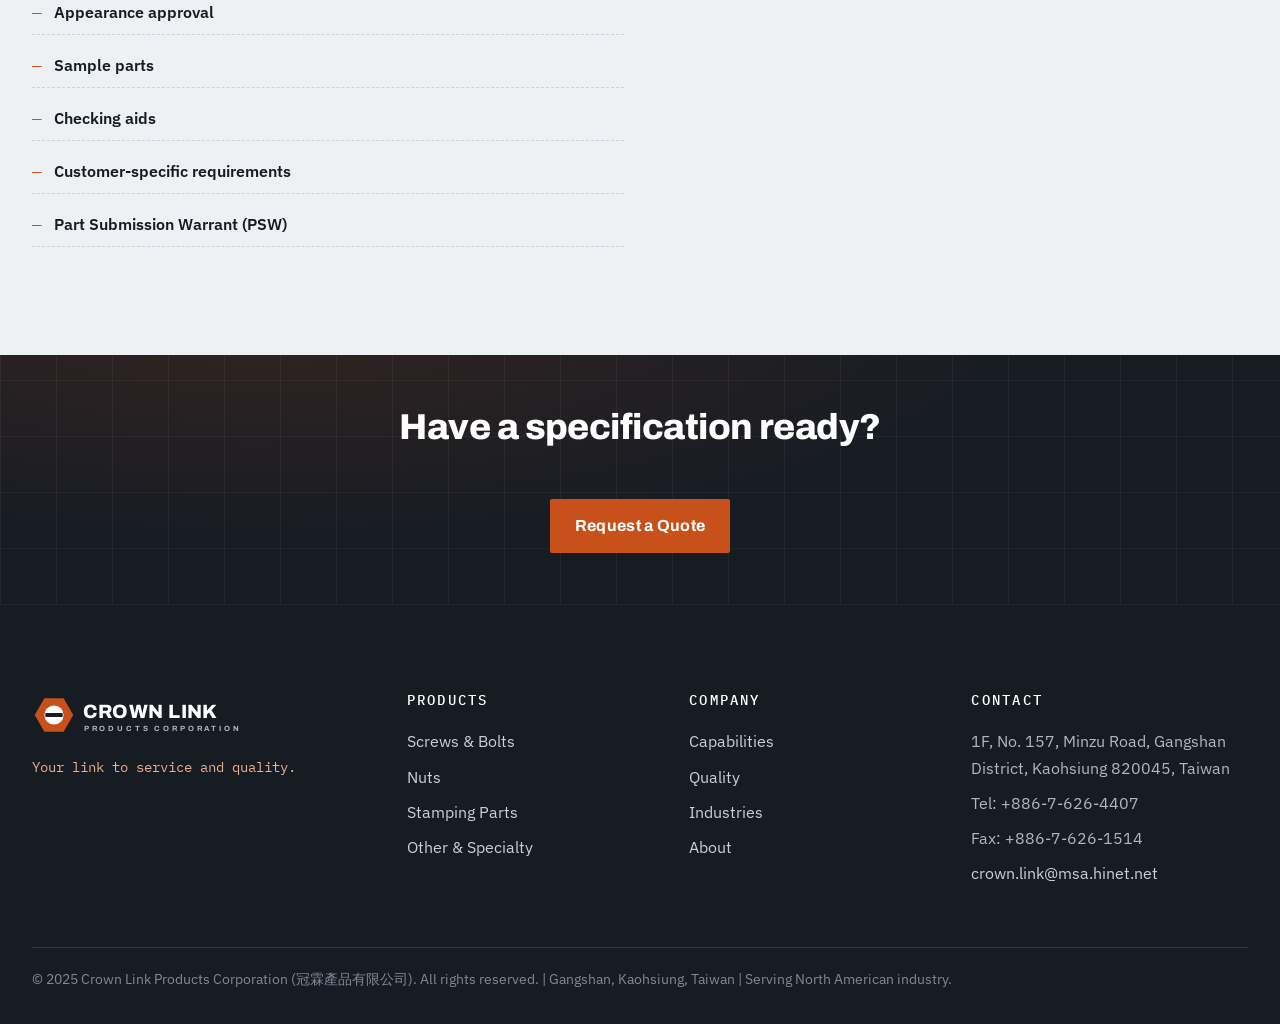
<file: pages/capabilities.html>
<!DOCTYPE html>
<html lang="en">
<head>
<meta charset="utf-8">
<meta name="viewport" content="width=device-width, initial-scale=1">
<title>Capabilities | Crown Link Products Corporation — Taiwan Fastener Supplier</title>
<meta name="description" content="Fastener sourcing capabilities in Taiwan: ISO 898-1 steels, stainless, alloy grades, 8 surface finishes, 9 processes, custom per-drawing parts, Level III PPAP.">
<meta property="og:title" content="Capabilities | Crown Link Products Corporation — Taiwan Fastener Supplier">
<meta property="og:description" content="Fastener sourcing capabilities in Taiwan: ISO 898-1 steels, stainless, alloy grades, 8 surface finishes, 9 processes, custom per-drawing parts, Level III PPAP.">
<meta property="og:image" content="https://www.crown-link.com/assets/images/ui/og-default.svg">
<meta property="og:type" content="website">
<link rel="canonical" href="https://www.crown-link.com/pages/capabilities.html">
<link rel="icon" type="image/svg+xml" href="../assets/images/ui/favicon.svg">
<link rel="preconnect" href="https://fonts.googleapis.com"><link rel="preconnect" href="https://fonts.gstatic.com" crossorigin><link href="https://fonts.googleapis.com/css2?family=Archivo:wght@700;800&family=IBM+Plex+Sans:wght@400;500;600&family=IBM+Plex+Mono:wght@400;500&display=swap" rel="stylesheet">
<link rel="stylesheet" href="../assets/css/main.css">
</head>
<body>
<header class="site-header">
  <div class="wrap header-bar">
    <a class="brand" href="../index.html" aria-label="Crown Link Products Corporation — home">
      <svg viewBox="0 0 248 48" height="40" role="img" aria-label="Crown Link Products Corporation"><polygon points="45.00,24.00 34.50,42.19 13.50,42.19 3.00,24.00 13.50,5.81 34.50,5.81" fill="#C8511B"/><circle cx="24" cy="24" r="10.5" fill="#FFFFFF"/><rect x="14.5" y="21.8" width="19" height="4.4" rx="1" fill="#171C23"/><text x="56" y="27" font-family="Archivo, Arial, sans-serif" font-weight="800" font-size="21" letter-spacing="0.5" fill="#FFFFFF">CROWN LINK</text><text x="56.5" y="41" font-family="Archivo, Arial, sans-serif" font-weight="700" font-size="8.2" letter-spacing="3.1" fill="#AEB8C2">PRODUCTS CORPORATION</text></svg>
    </a>
    <button class="nav-toggle" aria-label="Toggle navigation menu" aria-expanded="false">
      <span class="bar"></span><span class="bar"></span><span class="bar"></span>
    </button>
    <nav class="site-nav" aria-label="Primary">
      <ul><li><a href="../index.html">Home</a></li><li><a href="products.html">Products</a></li><li><a href="capabilities.html" class="active">Capabilities</a></li><li><a href="quality.html">Quality</a></li><li><a href="industries.html">Industries</a></li><li><a href="about.html">About</a></li><li><a href="contact.html">Contact</a></li><li><a class="btn btn--primary btn--sm" href="contact.html">Request a Quote</a></li></ul>
    </nav>
  </div>
</header>
<main>
<section class="page-hero section--dark tech-grid">
  <div class="wrap">
    <p class="dim">SOURCING CAPABILITIES</p>
    <h1>Capabilities</h1>
    <p class="lede">Materials, finishes, processes, and standards compliance across Taiwan's
    fastener manufacturing base — plus full custom per-drawing sourcing and Level III PPAP
    documentation managed end to end by Crown Link.</p>
  </div>
</section>

<section class="section">
  <div class="wrap">
    <div class="grid grid--2">
      <div class="spec-block reveal"><p class="dim">MATERIALS</p>
        <h2>Materials</h2><ul class="spec-list"><li><span><strong>Carbon Steel</strong> — property classes 4.8, 8.8, 10.9, and 12.9 per ISO 898-1</span></li><li><span><strong>Stainless Steel</strong> — grades 304, 316, and 316L</span></li><li><span><strong>Alloy Steel</strong> — B7 (ASTM A193), L7 (ASTM A320), SAE Grade 5, and SAE Grade 8 per SAE J429</span></li><li><span><strong>Brass</strong> — C360 free-machining</span></li><li><span><strong>Aluminum</strong> — 6061-T6 and 6063</span></li><li><span><strong>Engineering Polymers</strong> — Nylon 6, Nylon 66, HDPE, and other engineering polymers</span></li></ul></div>
      <div class="spec-block reveal"><p class="dim">SURFACE FINISHES</p>
        <h2>Surface Finishes</h2><ul class="spec-list"><li><span><strong>Zinc Plating</strong> — clear, yellow chromate, and black</span></li><li><span><strong>Hot-Dip Galvanizing</strong> — per ASTM A153</span></li><li><span><strong>Black Oxide</strong></span></li><li><span><strong>Passivation</strong> — per ASTM A967</span></li><li><span><strong>Dacromet</strong></span></li><li><span><strong>Powder Coating</strong></span></li><li><span><strong>Electroless Nickel</strong></span></li><li><span><strong>Mechanical Zinc (Geomet)</strong></span></li></ul></div>
    </div>
  </div>
</section>

<section class="section section--mist">
  <div class="wrap">
    <div class="grid grid--2">
      <div class="spec-block reveal"><p class="dim">PROCESSES</p>
        <h2>Manufacturing Processes Sourced</h2><ul class="spec-list"><li><span><strong>Cold Forging</strong></span></li><li><span><strong>Hot Forging</strong></span></li><li><span><strong>CNC Machining</strong></span></li><li><span><strong>Metal Stamping</strong></span></li><li><span><strong>Die Casting</strong> — zinc and aluminum</span></li><li><span><strong>Injection Molding</strong></span></li><li><span><strong>Wire Forming</strong></span></li><li><span><strong>Roll Threading</strong></span></li><li><span><strong>Open Die Forging</strong></span></li></ul></div>
      <div class="spec-block reveal"><p class="dim">STANDARDS</p>
        <h2>Standards Compliance</h2><ul class="spec-list"><li><span><strong>ASTM</strong></span></li><li><span><strong>SAE J429</strong></span></li><li><span><strong>DIN 931 / 933 / 934</strong></span></li><li><span><strong>ISO 898</strong></span></li><li><span><strong>JIS B 1180</strong></span></li><li><span><strong>ASME B18.2.1 / B18.2.2</strong></span></li><li><span><strong>IFI standards</strong></span></li></ul></div>
    </div>
  </div>
</section>

<section class="section">
  <div class="wrap">
    <p class="dim">CUSTOM PER-DRAWING CAPABILITY</p>
    <h2>Send a drawing. Get a qualified factory.</h2>
    <p class="maxw">Crown Link accepts drawings in <strong>PDF, DWG, DXF, STEP, STP, and
    IGES</strong> formats. Our engineering team reviews each print for manufacturability,
    confirms critical dimensions and gauging requirements, and sources from qualified
    factories with the right process capability for your geometry. An NDA is available upon
    request before any drawing is shared.</p>
    <div class="callout mt-lg reveal">
      <p class="mb-0"><strong>Custom fastener manufacturer sourcing in Taiwan</strong> is
      Crown Link's core service — special head forms, non-standard threads, combined
      assemblies, and per-print stampings are everyday work, not exceptions.</p>
    </div>
  </div>
</section>

<section class="section section--mist">
  <div class="wrap">
    <div class="grid grid--2">
      <div class="spec-block reveal"><p class="dim">PPAP LEVEL III</p>
        <h2>PPAP Level III Documentation Package</h2>
        <p>Every Level III PPAP fastener submission from Crown Link includes the complete
        documentation package:</p><ul class="spec-list"><li><span><strong>Design documentation</strong></span></li><li><span><strong>Process flow diagram</strong></span></li><li><span><strong>PFMEA</strong> — process failure mode and effects analysis</span></li><li><span><strong>Control plan</strong></span></li><li><span><strong>Measurement system analysis (MSA)</strong></span></li><li><span><strong>Dimensional results</strong></span></li><li><span><strong>Material / performance test results</strong></span></li><li><span><strong>Initial process study</strong></span></li><li><span><strong>Qualified laboratory documentation</strong></span></li><li><span><strong>Appearance approval</strong></span></li><li><span><strong>Sample parts</strong></span></li><li><span><strong>Checking aids</strong></span></li><li><span><strong>Customer-specific requirements</strong></span></li><li><span><strong>Part Submission Warrant (PSW)</strong></span></li></ul></div>
      <div class="spec-block reveal"><p class="dim">PACKAGING</p>
        <h2>Packaging Options</h2><ul class="spec-list"><li><span><strong>Bulk bag</strong></span></li><li><span><strong>Poly-bag with header card</strong></span></li><li><span><strong>Blister pack</strong></span></li><li><span><strong>Tube packaging</strong></span></li><li><span><strong>Box with internal dividers</strong></span></li><li><span><strong>Custom labeling and part marking</strong> — available on request</span></li></ul>
        <div class="callout mt-lg"><h3>Minimum Order Quantity</h3>
        <p class="mb-0">MOQ varies by product type, material, and surface finish. Contact
        Crown Link with your specification for MOQ guidance and a lead time quote.</p></div>
      </div>
    </div>
  </div>
</section>

<section class="section section--dark tech-grid section--tight">
  <div class="wrap center">
    <h2>Have a specification ready?</h2>
    <a class="btn btn--primary mt-lg" href="contact.html">Request a Quote</a>
  </div>
</section>
</main>
<footer class="site-footer">
  <div class="wrap">
    <div class="footer-grid">
      <div>
        <span class="brand"><svg viewBox="0 0 248 48" height="44" role="img" aria-label="Crown Link Products Corporation"><polygon points="45.00,24.00 34.50,42.19 13.50,42.19 3.00,24.00 13.50,5.81 34.50,5.81" fill="#C8511B"/><circle cx="24" cy="24" r="10.5" fill="#FFFFFF"/><rect x="14.5" y="21.8" width="19" height="4.4" rx="1" fill="#171C23"/><text x="56" y="27" font-family="Archivo, Arial, sans-serif" font-weight="800" font-size="21" letter-spacing="0.5" fill="#FFFFFF">CROWN LINK</text><text x="56.5" y="41" font-family="Archivo, Arial, sans-serif" font-weight="700" font-size="8.2" letter-spacing="3.1" fill="#AEB8C2">PRODUCTS CORPORATION</text></svg></span>
        <p class="footer-tagline">Your link to service and quality.</p>
      </div>
      <div>
        <h4>Products</h4>
        <ul><li><a href="screws.html">Screws & Bolts</a></li><li><a href="nuts.html">Nuts</a></li><li><a href="stamping-parts.html">Stamping Parts</a></li><li><a href="other.html">Other & Specialty</a></li></ul>
      </div>
      <div>
        <h4>Company</h4>
        <ul>
          <li><a href="capabilities.html">Capabilities</a></li>
          <li><a href="quality.html">Quality</a></li>
          <li><a href="industries.html">Industries</a></li>
          <li><a href="about.html">About</a></li>
        </ul>
      </div>
      <div>
        <h4>Contact</h4>
        <ul>
          <li>1F, No. 157, Minzu Road, Gangshan District, Kaohsiung 820045, Taiwan</li>
          <li>Tel: +886-7-626-4407</li>
          <li>Fax: +886-7-626-1514</li>
          <li><a href="mailto:crown.link@msa.hinet.net">crown.link@msa.hinet.net</a></li>
        </ul>
      </div>
    </div>
    <div class="footer-bottom">
      © 2025 Crown Link Products Corporation (冠霖產品有限公司). All rights reserved.
      | Gangshan, Kaohsiung, Taiwan | Serving North American industry.
    </div>
  </div>
</footer>
<a class="quote-fab btn btn--primary" href="contact.html">Request a Quote</a>
<script src="../assets/js/main.js"></script>
</body>
</html>
</file>
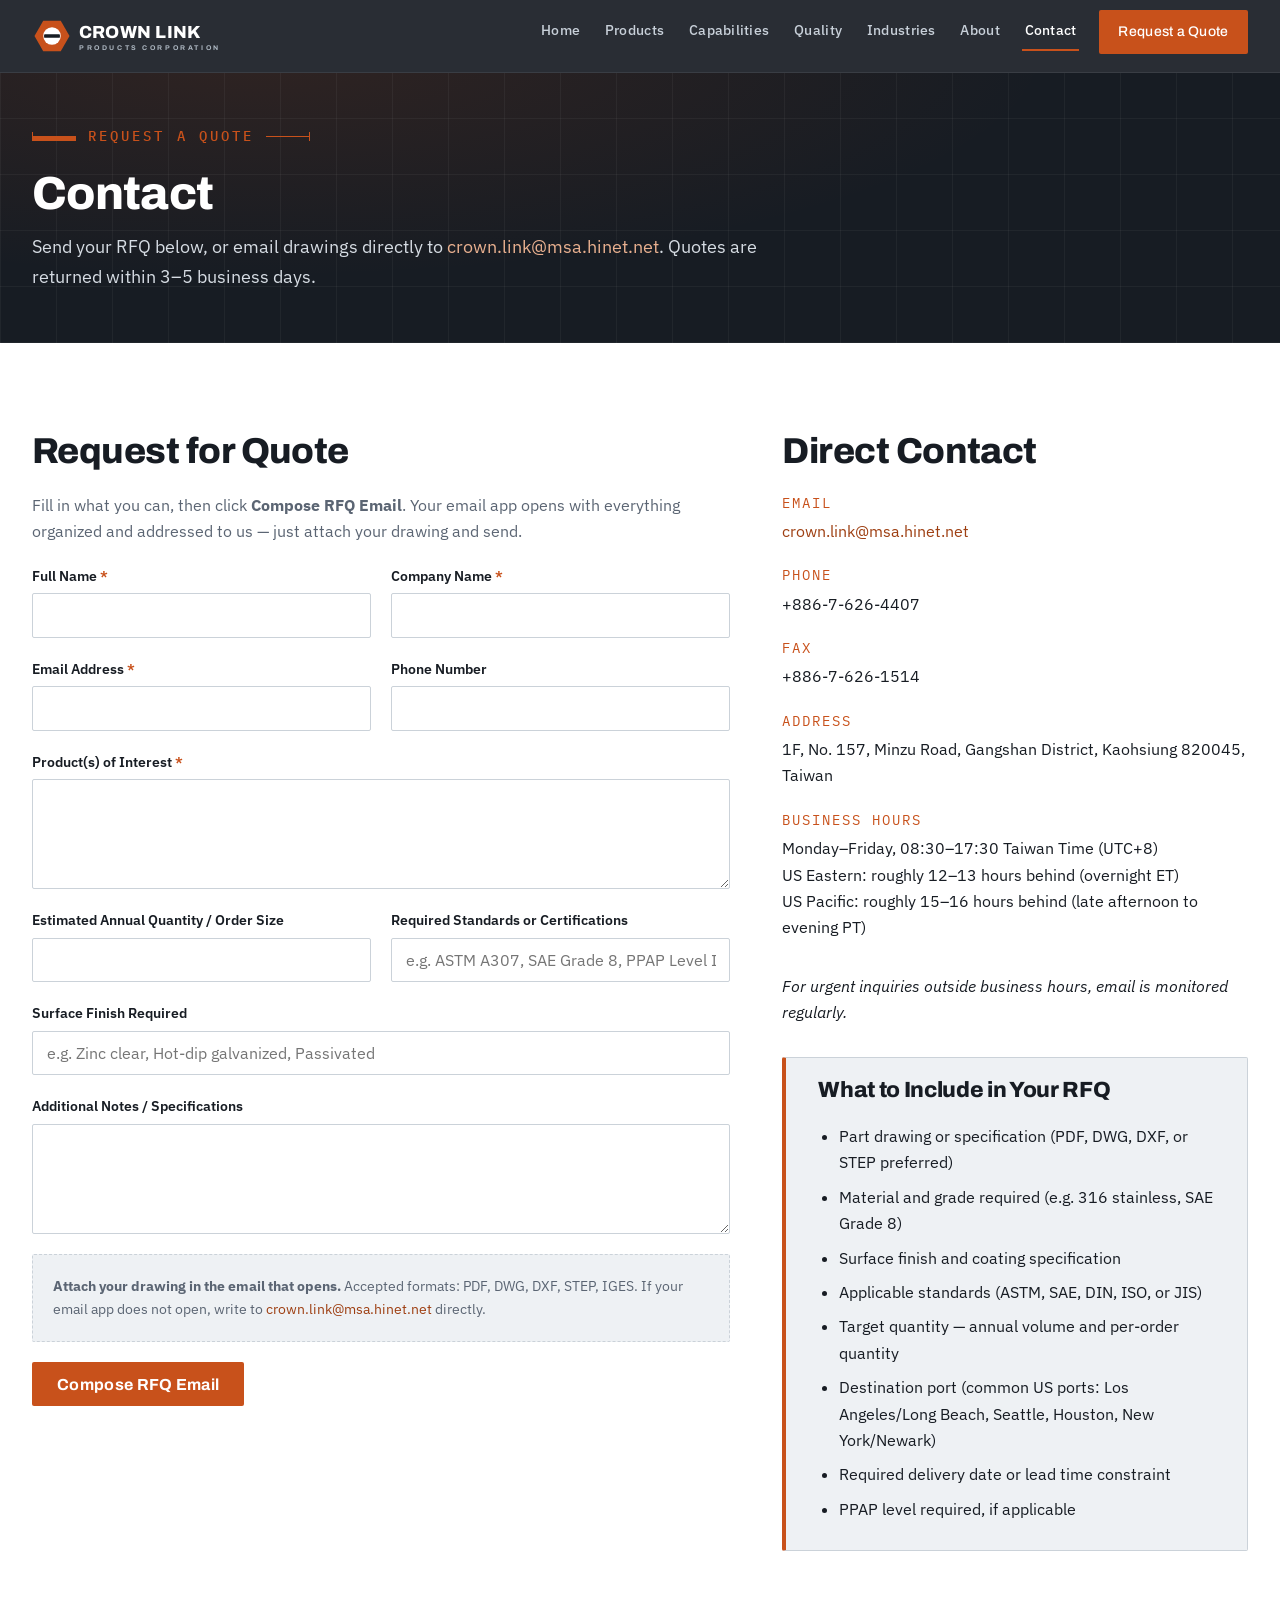
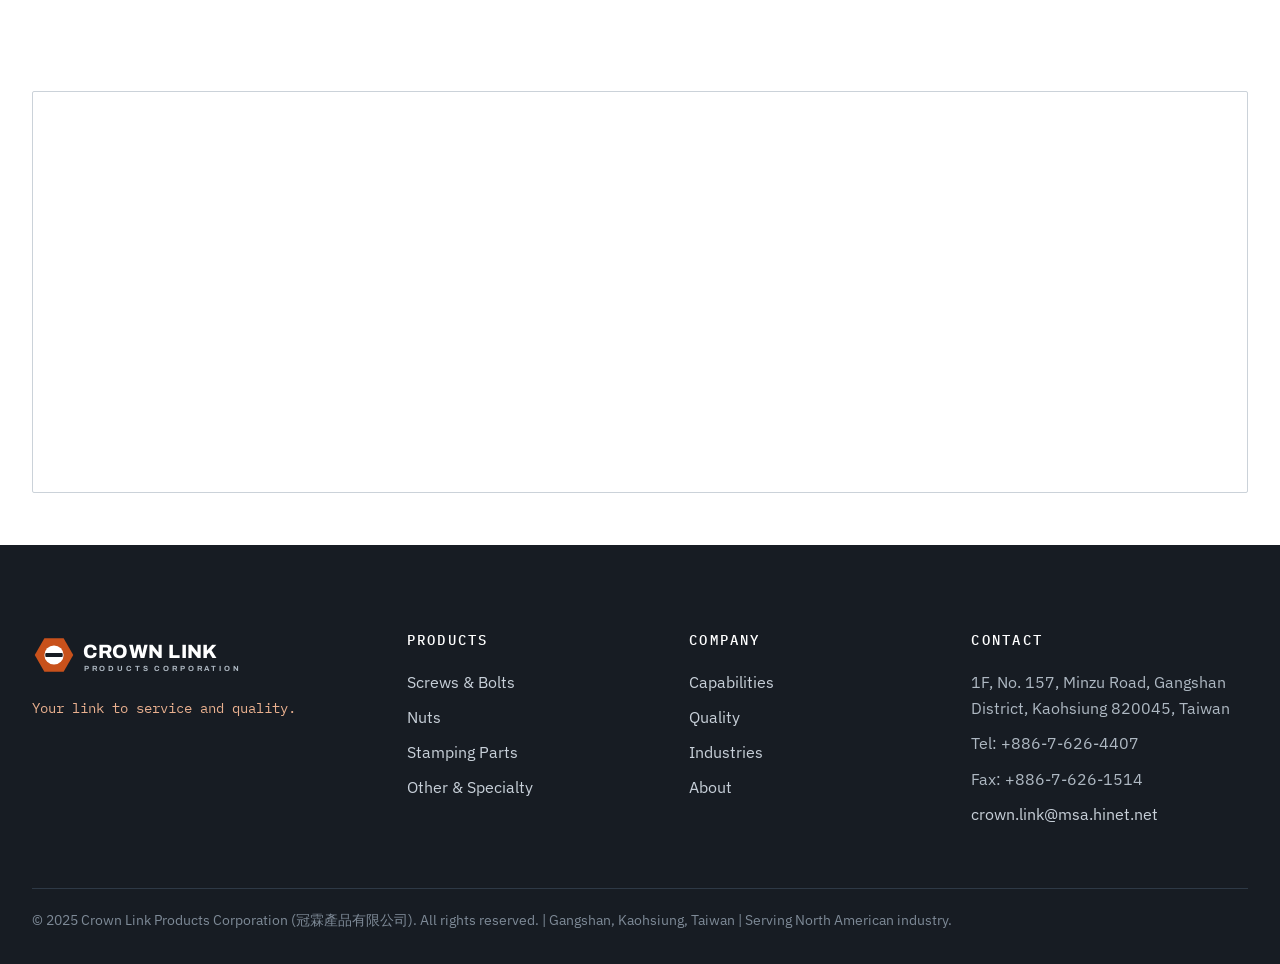
<file: pages/contact.html>
<!DOCTYPE html>
<html lang="en">
<head>
<meta charset="utf-8">
<meta name="viewport" content="width=device-width, initial-scale=1">
<title>Contact | Crown Link Products Corporation — Taiwan &amp; China Fastener Sourcing</title>
<meta name="description" content="Request a fastener quote from Crown Link, Kaohsiung, Taiwan. RFQ form, direct email and phone, drawing submission guidance, and a 3–5 day quote turnaround.">
<meta property="og:title" content="Contact | Crown Link Products Corporation — Taiwan &amp; China Fastener Sourcing">
<meta property="og:description" content="Request a fastener quote from Crown Link, Kaohsiung, Taiwan. RFQ form, direct email and phone, drawing submission guidance, and a 3–5 day quote turnaround.">
<meta property="og:image" content="https://www.crown-link.com/assets/images/ui/og-default.svg">
<meta property="og:type" content="website">
<link rel="canonical" href="https://www.crown-link.com/pages/contact.html">
<link rel="icon" type="image/svg+xml" href="../assets/images/ui/favicon.svg">
<link rel="preconnect" href="https://fonts.googleapis.com"><link rel="preconnect" href="https://fonts.gstatic.com" crossorigin><link href="https://fonts.googleapis.com/css2?family=Archivo:wght@700;800&family=IBM+Plex+Sans:wght@400;500;600&family=IBM+Plex+Mono:wght@400;500&display=swap" rel="stylesheet">
<link rel="stylesheet" href="../assets/css/main.css">
</head>
<body>
<header class="site-header">
  <div class="wrap header-bar">
    <a class="brand" href="../index.html" aria-label="Crown Link Products Corporation — home">
      <svg viewBox="0 0 248 48" height="40" role="img" aria-label="Crown Link Products Corporation"><polygon points="45.00,24.00 34.50,42.19 13.50,42.19 3.00,24.00 13.50,5.81 34.50,5.81" fill="#C8511B"/><circle cx="24" cy="24" r="10.5" fill="#FFFFFF"/><rect x="14.5" y="21.8" width="19" height="4.4" rx="1" fill="#171C23"/><text x="56" y="27" font-family="Archivo, Arial, sans-serif" font-weight="800" font-size="21" letter-spacing="0.5" fill="#FFFFFF">CROWN LINK</text><text x="56.5" y="41" font-family="Archivo, Arial, sans-serif" font-weight="700" font-size="8.2" letter-spacing="3.1" fill="#AEB8C2">PRODUCTS CORPORATION</text></svg>
    </a>
    <button class="nav-toggle" aria-label="Toggle navigation menu" aria-expanded="false">
      <span class="bar"></span><span class="bar"></span><span class="bar"></span>
    </button>
    <nav class="site-nav" aria-label="Primary">
      <ul><li><a href="../index.html">Home</a></li><li><a href="products.html">Products</a></li><li><a href="capabilities.html">Capabilities</a></li><li><a href="quality.html">Quality</a></li><li><a href="industries.html">Industries</a></li><li><a href="about.html">About</a></li><li><a href="contact.html" class="active">Contact</a></li><li><a class="btn btn--primary btn--sm" href="contact.html">Request a Quote</a></li></ul>
    </nav>
  </div>
</header>
<main>
<section class="page-hero section--dark tech-grid">
  <div class="wrap">
    <p class="dim">REQUEST A QUOTE</p>
    <h1>Contact</h1>
    <p class="lede">Send your RFQ below, or email drawings directly to
    <a href="mailto:crown.link@msa.hinet.net" style="color:#E9B08F">crown.link@msa.hinet.net</a>.
    Quotes are returned within 3–5 business days.</p>
  </div>
</section>

<section class="section">
  <div class="wrap contact-grid">
    <div class="reveal">
      <h2>Request for Quote</h2>
      <p class="muted" style="margin-bottom: var(--space-md);">Fill in what you can, then click <strong>Compose RFQ Email</strong>. Your email app opens with everything organized and addressed to us — just attach your drawing and send.</p>
      <form id="rfq-form" class="form-grid" novalidate>
        <div class="field">
          <label for="name">Full Name <span class="req">*</span></label>
          <input type="text" id="name" name="name" required autocomplete="name">
        </div>
        <div class="field">
          <label for="company">Company Name <span class="req">*</span></label>
          <input type="text" id="company" name="company" required autocomplete="organization">
        </div>
        <div class="field">
          <label for="email">Email Address <span class="req">*</span></label>
          <input type="email" id="email" name="email" required autocomplete="email">
        </div>
        <div class="field">
          <label for="phone">Phone Number</label>
          <input type="tel" id="phone" name="phone" autocomplete="tel">
        </div>
        <div class="field field--full">
          <label for="product">Product(s) of Interest <span class="req">*</span></label>
          <textarea id="product" name="product" required></textarea>
        </div>
        <div class="field">
          <label for="quantity">Estimated Annual Quantity / Order Size</label>
          <input type="text" id="quantity" name="quantity">
        </div>
        <div class="field">
          <label for="standards">Required Standards or Certifications</label>
          <input type="text" id="standards" name="standards"
            placeholder="e.g. ASTM A307, SAE Grade 8, PPAP Level III">
        </div>
        <div class="field field--full">
          <label for="finish">Surface Finish Required</label>
          <input type="text" id="finish" name="finish"
            placeholder="e.g. Zinc clear, Hot-dip galvanized, Passivated">
        </div>
        <div class="field field--full">
          <label for="notes">Additional Notes / Specifications</label>
          <textarea id="notes" name="notes"></textarea>
        </div>
        <div class="form-note field--full">
          <strong>Attach your drawing in the email that opens.</strong> Accepted formats: PDF, DWG, DXF, STEP, IGES.
          If your email app does not open, write to
          <a href="mailto:crown.link@msa.hinet.net">crown.link@msa.hinet.net</a> directly.
        </div>
        <div class="field--full">
          <button type="submit" class="btn btn--primary">Compose RFQ Email</button>
        </div>
      </form>
    </div>
    <aside class="contact-info reveal">
      <h2>Direct Contact</h2>
      <dl>
        <dt>Email</dt>
        <dd><a href="mailto:crown.link@msa.hinet.net">crown.link@msa.hinet.net</a></dd>
        <dt>Phone</dt>
        <dd>+886-7-626-4407</dd>
        <dt>Fax</dt>
        <dd>+886-7-626-1514</dd>
        <dt>Address</dt>
        <dd>1F, No. 157, Minzu Road, Gangshan District, Kaohsiung 820045, Taiwan</dd>
        <dt>Business Hours</dt>
        <dd>Monday–Friday, 08:30–17:30 Taiwan Time (UTC+8)<br>
        US Eastern: roughly 12–13 hours behind (overnight ET)<br>
        US Pacific: roughly 15–16 hours behind (late afternoon to evening PT)</dd>
      </dl>
      <p class="mt-lg mb-0"><em>For urgent inquiries outside business hours, email is
      monitored regularly.</em></p>
      <div class="callout mt-lg">
        <h3>What to Include in Your RFQ</h3>
        <ul class="mb-0">
          <li>Part drawing or specification (PDF, DWG, DXF, or STEP preferred)</li>
          <li>Material and grade required (e.g. 316 stainless, SAE Grade 8)</li>
          <li>Surface finish and coating specification</li>
          <li>Applicable standards (ASTM, SAE, DIN, ISO, or JIS)</li>
          <li>Target quantity — annual volume and per-order quantity</li>
          <li>Destination port (common US ports: Los Angeles/Long Beach, Seattle,
          Houston, New York/Newark)</li>
          <li>Required delivery date or lead time constraint</li>
          <li>PPAP level required, if applicable</li>
        </ul>
      </div>
    </aside>
  </div>
</section>

<section class="section section--tight">
  <div class="wrap">
    <div class="map-frame reveal">
      <iframe src="https://www.google.com/maps/embed?pb=!1m18!1m12!1m3!1d3675.8!2d120.2956!3d22.7972!2m3!1f0!2f0!3f0!3m2!1i1024!2i768!4f13.1!3m3!1m2!1s0x0%3A0x0!2zMjLCsDQ3JzUwLjAiTiAxMjDCsDE3JzQ0LjAiRQ!5e0!3m2!1sen!2sus!4v1234567890" width="100%" height="400" style="border:0;"
        allowfullscreen="" loading="lazy"
        title="Crown Link Products Corporation location — Gangshan District, Kaohsiung, Taiwan."></iframe>
    </div>
  </div>
</section>
</main>
<footer class="site-footer">
  <div class="wrap">
    <div class="footer-grid">
      <div>
        <span class="brand"><svg viewBox="0 0 248 48" height="44" role="img" aria-label="Crown Link Products Corporation"><polygon points="45.00,24.00 34.50,42.19 13.50,42.19 3.00,24.00 13.50,5.81 34.50,5.81" fill="#C8511B"/><circle cx="24" cy="24" r="10.5" fill="#FFFFFF"/><rect x="14.5" y="21.8" width="19" height="4.4" rx="1" fill="#171C23"/><text x="56" y="27" font-family="Archivo, Arial, sans-serif" font-weight="800" font-size="21" letter-spacing="0.5" fill="#FFFFFF">CROWN LINK</text><text x="56.5" y="41" font-family="Archivo, Arial, sans-serif" font-weight="700" font-size="8.2" letter-spacing="3.1" fill="#AEB8C2">PRODUCTS CORPORATION</text></svg></span>
        <p class="footer-tagline">Your link to service and quality.</p>
      </div>
      <div>
        <h4>Products</h4>
        <ul><li><a href="screws.html">Screws & Bolts</a></li><li><a href="nuts.html">Nuts</a></li><li><a href="stamping-parts.html">Stamping Parts</a></li><li><a href="other.html">Other & Specialty</a></li></ul>
      </div>
      <div>
        <h4>Company</h4>
        <ul>
          <li><a href="capabilities.html">Capabilities</a></li>
          <li><a href="quality.html">Quality</a></li>
          <li><a href="industries.html">Industries</a></li>
          <li><a href="about.html">About</a></li>
        </ul>
      </div>
      <div>
        <h4>Contact</h4>
        <ul>
          <li>1F, No. 157, Minzu Road, Gangshan District, Kaohsiung 820045, Taiwan</li>
          <li>Tel: +886-7-626-4407</li>
          <li>Fax: +886-7-626-1514</li>
          <li><a href="mailto:crown.link@msa.hinet.net">crown.link@msa.hinet.net</a></li>
        </ul>
      </div>
    </div>
    <div class="footer-bottom">
      © 2025 Crown Link Products Corporation (冠霖產品有限公司). All rights reserved.
      | Gangshan, Kaohsiung, Taiwan | Serving North American industry.
    </div>
  </div>
</footer>

<script src="../assets/js/main.js"></script>
</body>
</html>
</file>
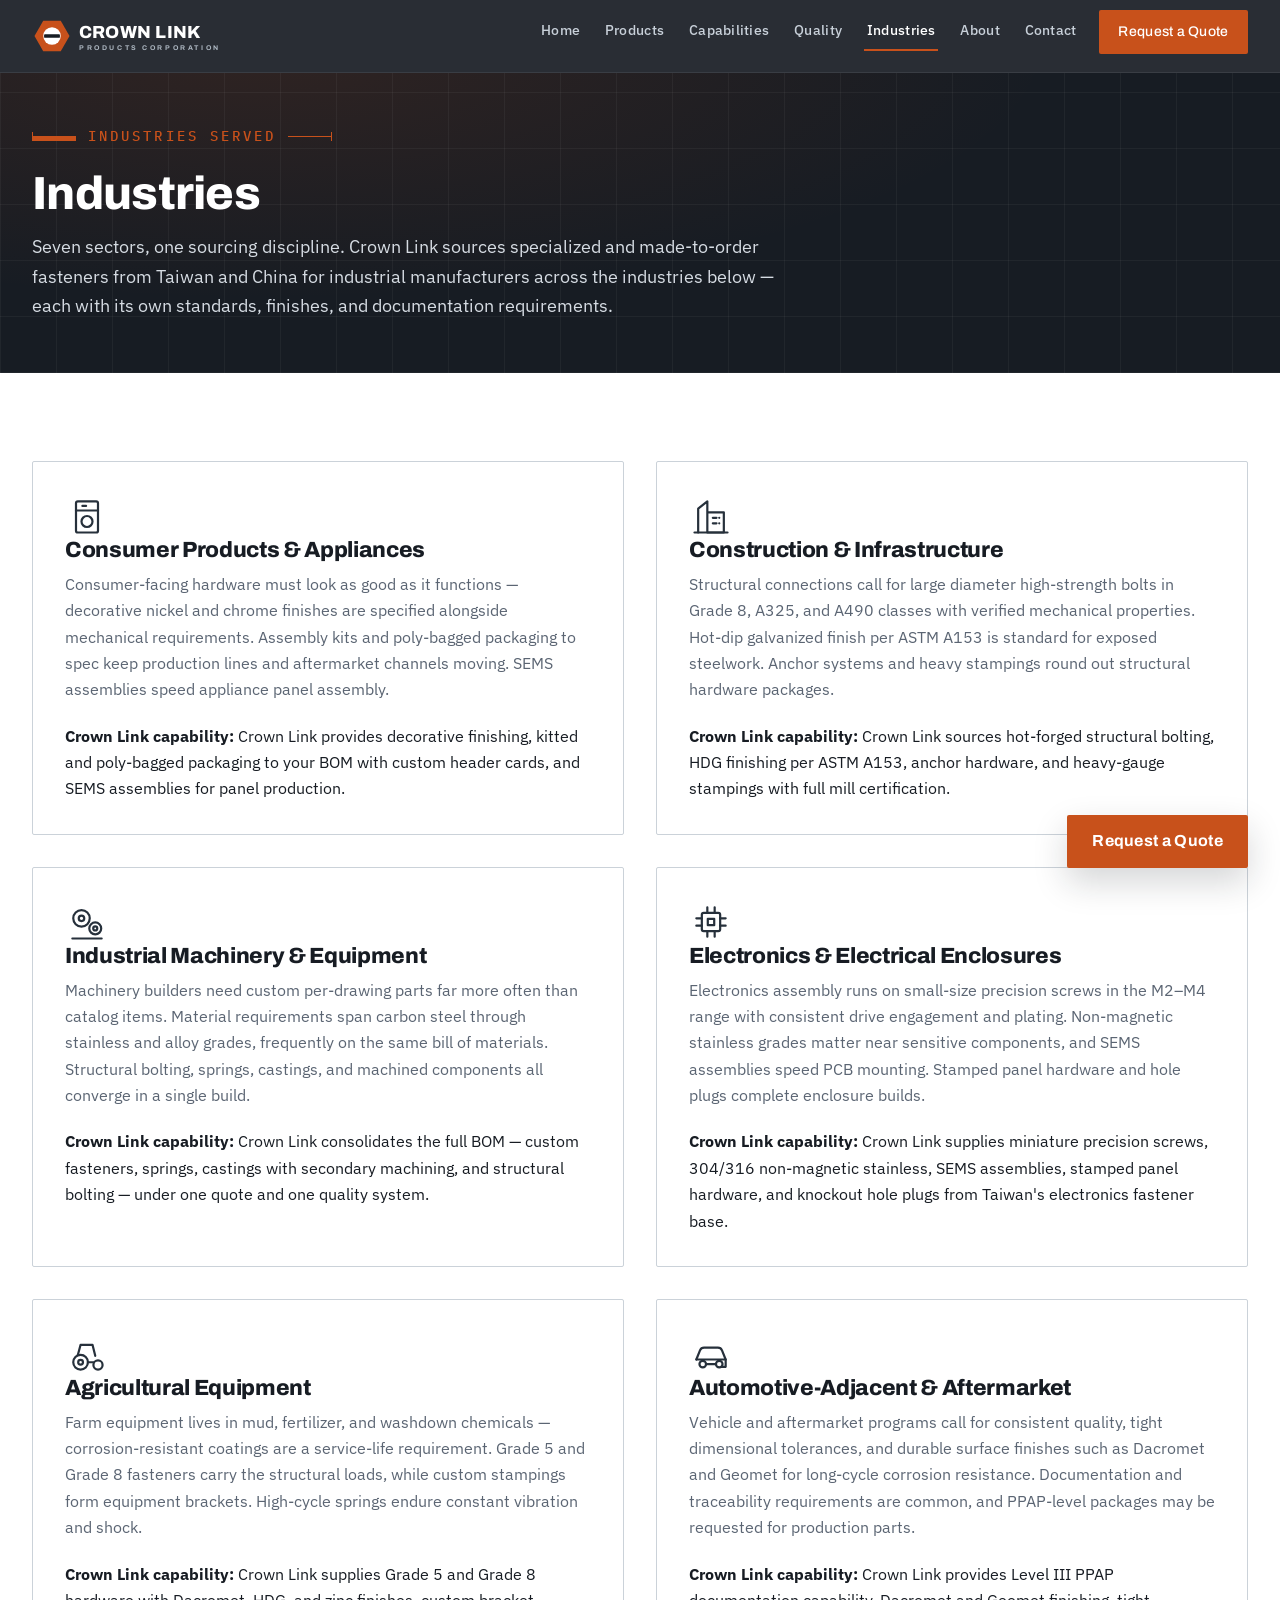
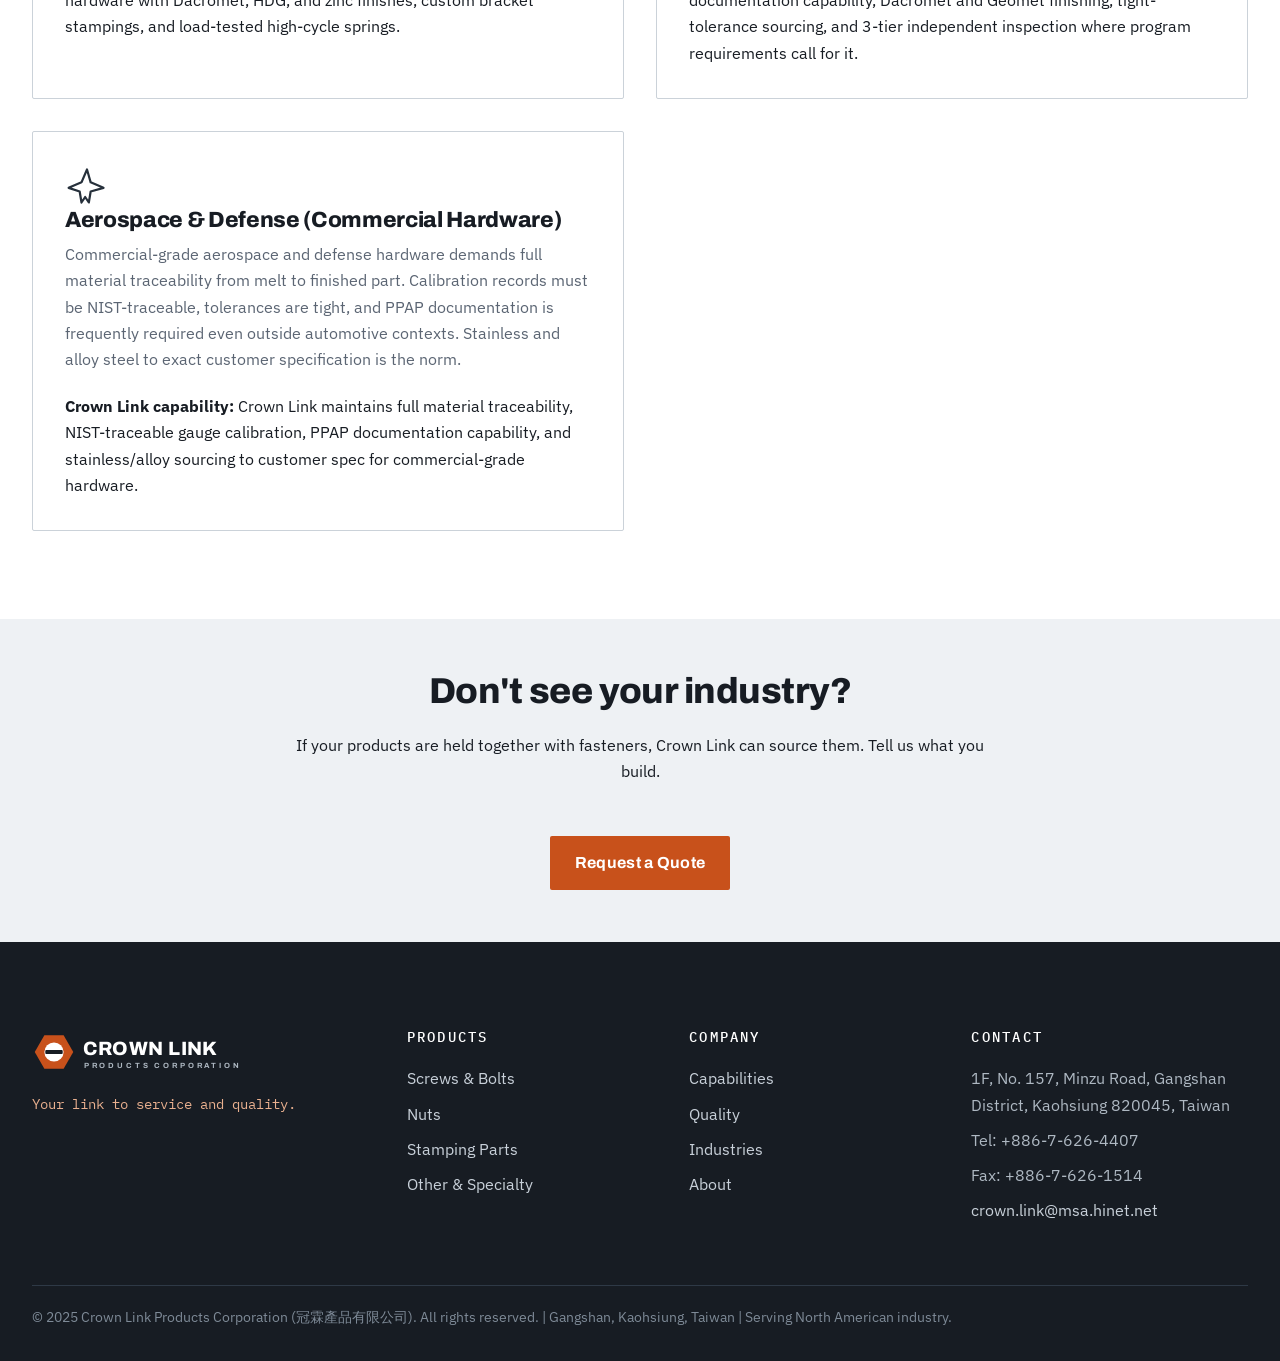
<file: pages/industries.html>
<!DOCTYPE html>
<html lang="en">
<head>
<meta charset="utf-8">
<meta name="viewport" content="width=device-width, initial-scale=1">
<title>Industries | Crown Link Products Corporation — Taiwan &amp; China Fastener Sourcing</title>
<meta name="description" content="Specialized fastener sourcing from Taiwan and China for machinery, electronics, construction, agriculture, consumer products, and more — spec-driven, made-to-order supply.">
<meta property="og:title" content="Industries | Crown Link Products Corporation">
<meta property="og:description" content="Specialized fastener sourcing from Taiwan and China for industrial manufacturers across machinery, electronics, construction, and more.">
<meta property="og:image" content="https://www.crown-link.com/assets/images/ui/og-default.svg">
<meta property="og:type" content="website">
<link rel="canonical" href="https://www.crown-link.com/pages/industries.html">
<link rel="icon" type="image/svg+xml" href="../assets/images/ui/favicon.svg">
<link rel="preconnect" href="https://fonts.googleapis.com"><link rel="preconnect" href="https://fonts.gstatic.com" crossorigin><link href="https://fonts.googleapis.com/css2?family=Archivo:wght@700;800&family=IBM+Plex+Sans:wght@400;500;600&family=IBM+Plex+Mono:wght@400;500&display=swap" rel="stylesheet">
<link rel="stylesheet" href="../assets/css/main.css">
</head>
<body>
<header class="site-header">
  <div class="wrap header-bar">
    <a class="brand" href="../index.html" aria-label="Crown Link Products Corporation — home">
      <svg viewBox="0 0 248 48" height="40" role="img" aria-label="Crown Link Products Corporation"><polygon points="45.00,24.00 34.50,42.19 13.50,42.19 3.00,24.00 13.50,5.81 34.50,5.81" fill="#C8511B"/><circle cx="24" cy="24" r="10.5" fill="#FFFFFF"/><rect x="14.5" y="21.8" width="19" height="4.4" rx="1" fill="#171C23"/><text x="56" y="27" font-family="Archivo, Arial, sans-serif" font-weight="800" font-size="21" letter-spacing="0.5" fill="#FFFFFF">CROWN LINK</text><text x="56.5" y="41" font-family="Archivo, Arial, sans-serif" font-weight="700" font-size="8.2" letter-spacing="3.1" fill="#AEB8C2">PRODUCTS CORPORATION</text></svg>
    </a>
    <button class="nav-toggle" aria-label="Toggle navigation menu" aria-expanded="false">
      <span class="bar"></span><span class="bar"></span><span class="bar"></span>
    </button>
    <nav class="site-nav" aria-label="Primary">
      <ul><li><a href="../index.html">Home</a></li><li><a href="products.html">Products</a></li><li><a href="capabilities.html">Capabilities</a></li><li><a href="quality.html">Quality</a></li><li><a href="industries.html" class="active">Industries</a></li><li><a href="about.html">About</a></li><li><a href="contact.html">Contact</a></li><li><a class="btn btn--primary btn--sm" href="contact.html">Request a Quote</a></li></ul>
    </nav>
  </div>
</header>
<main>
<section class="page-hero section--dark tech-grid">
  <div class="wrap">
    <p class="dim">INDUSTRIES SERVED</p>
    <h1>Industries</h1>
    <p class="lede">Seven sectors, one sourcing discipline. Crown Link sources specialized
    and made-to-order fasteners from Taiwan and China for industrial manufacturers across
    the industries below — each with its own standards, finishes, and documentation
    requirements.</p>
  </div>
</section>

<section class="section">
  <div class="wrap">
    <div class="grid grid--2"><article class="card reveal"><div class="cat-icon" style="color:var(--c-steel)"><svg viewBox="0 0 48 48" width="44" height="44" fill="none" stroke="currentColor" stroke-width="2.4" stroke-linecap="round" stroke-linejoin="round" role="img" aria-label="Consumer appliances icon"><rect x="12" y="8" width="24" height="34" rx="2"/><path d="M12 18h24"/><circle cx="24" cy="30" r="6"/><path d="M19 13h4"/></svg></div><h3>Consumer Products & Appliances</h3><p class="muted">Consumer-facing hardware must look as good as it functions — decorative nickel and chrome finishes are specified alongside mechanical requirements. Assembly kits and poly-bagged packaging to spec keep production lines and aftermarket channels moving. SEMS assemblies speed appliance panel assembly.</p><p class="mb-0"><strong>Crown Link capability:</strong> Crown Link provides decorative finishing, kitted and poly-bagged packaging to your BOM with custom header cards, and SEMS assemblies for panel production.</p></article><article class="card reveal"><div class="cat-icon" style="color:var(--c-steel)"><svg viewBox="0 0 48 48" width="44" height="44" fill="none" stroke="currentColor" stroke-width="2.4" stroke-linecap="round" stroke-linejoin="round" role="img" aria-label="Construction industry icon"><path d="M10 42V16l10-8v34M20 42h18V20H20"/><path d="M26 26h4M26 32h4M33 26h0M33 32h0"/><path d="M6 42h36"/></svg></div><h3>Construction & Infrastructure</h3><p class="muted">Structural connections call for large diameter high-strength bolts in Grade 8, A325, and A490 classes with verified mechanical properties. Hot-dip galvanized finish per ASTM A153 is standard for exposed steelwork. Anchor systems and heavy stampings round out structural hardware packages.</p><p class="mb-0"><strong>Crown Link capability:</strong> Crown Link sources hot-forged structural bolting, HDG finishing per ASTM A153, anchor hardware, and heavy-gauge stampings with full mill certification.</p></article><article class="card reveal"><div class="cat-icon" style="color:var(--c-steel)"><svg viewBox="0 0 48 48" width="44" height="44" fill="none" stroke="currentColor" stroke-width="2.4" stroke-linecap="round" stroke-linejoin="round" role="img" aria-label="Industrial machinery icon"><circle cx="18" cy="20" r="9"/><circle cx="18" cy="20" r="3"/><circle cx="33" cy="31" r="6.5"/><circle cx="33" cy="31" r="2.2"/><path d="M8 42h32"/></svg></div><h3>Industrial Machinery & Equipment</h3><p class="muted">Machinery builders need custom per-drawing parts far more often than catalog items. Material requirements span carbon steel through stainless and alloy grades, frequently on the same bill of materials. Structural bolting, springs, castings, and machined components all converge in a single build.</p><p class="mb-0"><strong>Crown Link capability:</strong> Crown Link consolidates the full BOM — custom fasteners, springs, castings with secondary machining, and structural bolting — under one quote and one quality system.</p></article><article class="card reveal"><div class="cat-icon" style="color:var(--c-steel)"><svg viewBox="0 0 48 48" width="44" height="44" fill="none" stroke="currentColor" stroke-width="2.4" stroke-linecap="round" stroke-linejoin="round" role="img" aria-label="Electronics industry icon"><rect x="14" y="14" width="20" height="20" rx="2"/><path d="M20 14V8M28 14V8M20 40v-6M28 40v-6M14 20H8M14 28H8M40 20h-6M40 28h-6"/><rect x="20.5" y="20.5" width="7" height="7"/></svg></div><h3>Electronics & Electrical Enclosures</h3><p class="muted">Electronics assembly runs on small-size precision screws in the M2–M4 range with consistent drive engagement and plating. Non-magnetic stainless grades matter near sensitive components, and SEMS assemblies speed PCB mounting. Stamped panel hardware and hole plugs complete enclosure builds.</p><p class="mb-0"><strong>Crown Link capability:</strong> Crown Link supplies miniature precision screws, 304/316 non-magnetic stainless, SEMS assemblies, stamped panel hardware, and knockout hole plugs from Taiwan's electronics fastener base.</p></article><article class="card reveal"><div class="cat-icon" style="color:var(--c-steel)"><svg viewBox="0 0 48 48" width="44" height="44" fill="none" stroke="currentColor" stroke-width="2.4" stroke-linecap="round" stroke-linejoin="round" role="img" aria-label="Agricultural equipment icon"><circle cx="17" cy="33" r="8"/><circle cx="17" cy="33" r="2.6"/><circle cx="36" cy="36" r="5"/><path d="M22 14h8l3 12M14 25l3-11h5"/><path d="M25 33h6"/></svg></div><h3>Agricultural Equipment</h3><p class="muted">Farm equipment lives in mud, fertilizer, and washdown chemicals — corrosion-resistant coatings are a service-life requirement. Grade 5 and Grade 8 fasteners carry the structural loads, while custom stampings form equipment brackets. High-cycle springs endure constant vibration and shock.</p><p class="mb-0"><strong>Crown Link capability:</strong> Crown Link supplies Grade 5 and Grade 8 hardware with Dacromet, HDG, and zinc finishes, custom bracket stampings, and load-tested high-cycle springs.</p></article><article class="card reveal"><div class="cat-icon" style="color:var(--c-steel)"><svg viewBox="0 0 48 48" width="44" height="44" fill="none" stroke="currentColor" stroke-width="2.4" stroke-linecap="round" stroke-linejoin="round" role="img" aria-label="Automotive industry icon"><path d="M8 30l4-10c.7-1.8 2-3 4.4-3h15.2c2.4 0 3.7 1.2 4.4 3l4 10v8h-5"/><path d="M8 30h32"/><circle cx="15" cy="35" r="3.6"/><circle cx="33" cy="35" r="3.6"/><path d="M19 35h10"/></svg></div><h3>Automotive-Adjacent & Aftermarket</h3><p class="muted">Vehicle and aftermarket programs call for consistent quality, tight dimensional tolerances, and durable surface finishes such as Dacromet and Geomet for long-cycle corrosion resistance. Documentation and traceability requirements are common, and PPAP-level packages may be requested for production parts.</p><p class="mb-0"><strong>Crown Link capability:</strong> Crown Link provides Level III PPAP documentation capability, Dacromet and Geomet finishing, tight-tolerance sourcing, and 3-tier independent inspection where program requirements call for it.</p></article><article class="card reveal"><div class="cat-icon" style="color:var(--c-steel)"><svg viewBox="0 0 48 48" width="44" height="44" fill="none" stroke="currentColor" stroke-width="2.4" stroke-linecap="round" stroke-linejoin="round" role="img" aria-label="Aerospace and defense icon"><path d="M24 6l4 14 14 6-14 4-2 12-4-6-4 6-2-12-12-4 14-6z"/></svg></div><h3>Aerospace & Defense (Commercial Hardware)</h3><p class="muted">Commercial-grade aerospace and defense hardware demands full material traceability from melt to finished part. Calibration records must be NIST-traceable, tolerances are tight, and PPAP documentation is frequently required even outside automotive contexts. Stainless and alloy steel to exact customer specification is the norm.</p><p class="mb-0"><strong>Crown Link capability:</strong> Crown Link maintains full material traceability, NIST-traceable gauge calibration, PPAP documentation capability, and stainless/alloy sourcing to customer spec for commercial-grade hardware.</p></article></div>
  </div>
</section>

<section class="section section--mist section--tight">
  <div class="wrap center">
    <h2>Don't see your industry?</h2>
    <p class="maxw maxw--center">If your products are held together with fasteners, Crown
    Link can source them. Tell us what you build.</p>
    <a class="btn btn--primary mt-lg" href="contact.html">Request a Quote</a>
  </div>
</section>
</main>
<footer class="site-footer">
  <div class="wrap">
    <div class="footer-grid">
      <div>
        <span class="brand"><svg viewBox="0 0 248 48" height="44" role="img" aria-label="Crown Link Products Corporation"><polygon points="45.00,24.00 34.50,42.19 13.50,42.19 3.00,24.00 13.50,5.81 34.50,5.81" fill="#C8511B"/><circle cx="24" cy="24" r="10.5" fill="#FFFFFF"/><rect x="14.5" y="21.8" width="19" height="4.4" rx="1" fill="#171C23"/><text x="56" y="27" font-family="Archivo, Arial, sans-serif" font-weight="800" font-size="21" letter-spacing="0.5" fill="#FFFFFF">CROWN LINK</text><text x="56.5" y="41" font-family="Archivo, Arial, sans-serif" font-weight="700" font-size="8.2" letter-spacing="3.1" fill="#AEB8C2">PRODUCTS CORPORATION</text></svg></span>
        <p class="footer-tagline">Your link to service and quality.</p>
      </div>
      <div>
        <h4>Products</h4>
        <ul><li><a href="screws.html">Screws & Bolts</a></li><li><a href="nuts.html">Nuts</a></li><li><a href="stamping-parts.html">Stamping Parts</a></li><li><a href="other.html">Other & Specialty</a></li></ul>
      </div>
      <div>
        <h4>Company</h4>
        <ul>
          <li><a href="capabilities.html">Capabilities</a></li>
          <li><a href="quality.html">Quality</a></li>
          <li><a href="industries.html">Industries</a></li>
          <li><a href="about.html">About</a></li>
        </ul>
      </div>
      <div>
        <h4>Contact</h4>
        <ul>
          <li>1F, No. 157, Minzu Road, Gangshan District, Kaohsiung 820045, Taiwan</li>
          <li>Tel: +886-7-626-4407</li>
          <li>Fax: +886-7-626-1514</li>
          <li><a href="mailto:crown.link@msa.hinet.net">crown.link@msa.hinet.net</a></li>
        </ul>
      </div>
    </div>
    <div class="footer-bottom">
      © 2025 Crown Link Products Corporation (冠霖產品有限公司). All rights reserved.
      | Gangshan, Kaohsiung, Taiwan | Serving North American industry.
    </div>
  </div>
</footer>
<a class="quote-fab btn btn--primary" href="contact.html">Request a Quote</a>
<script src="../assets/js/main.js"></script>
</body>
</html>
</file>
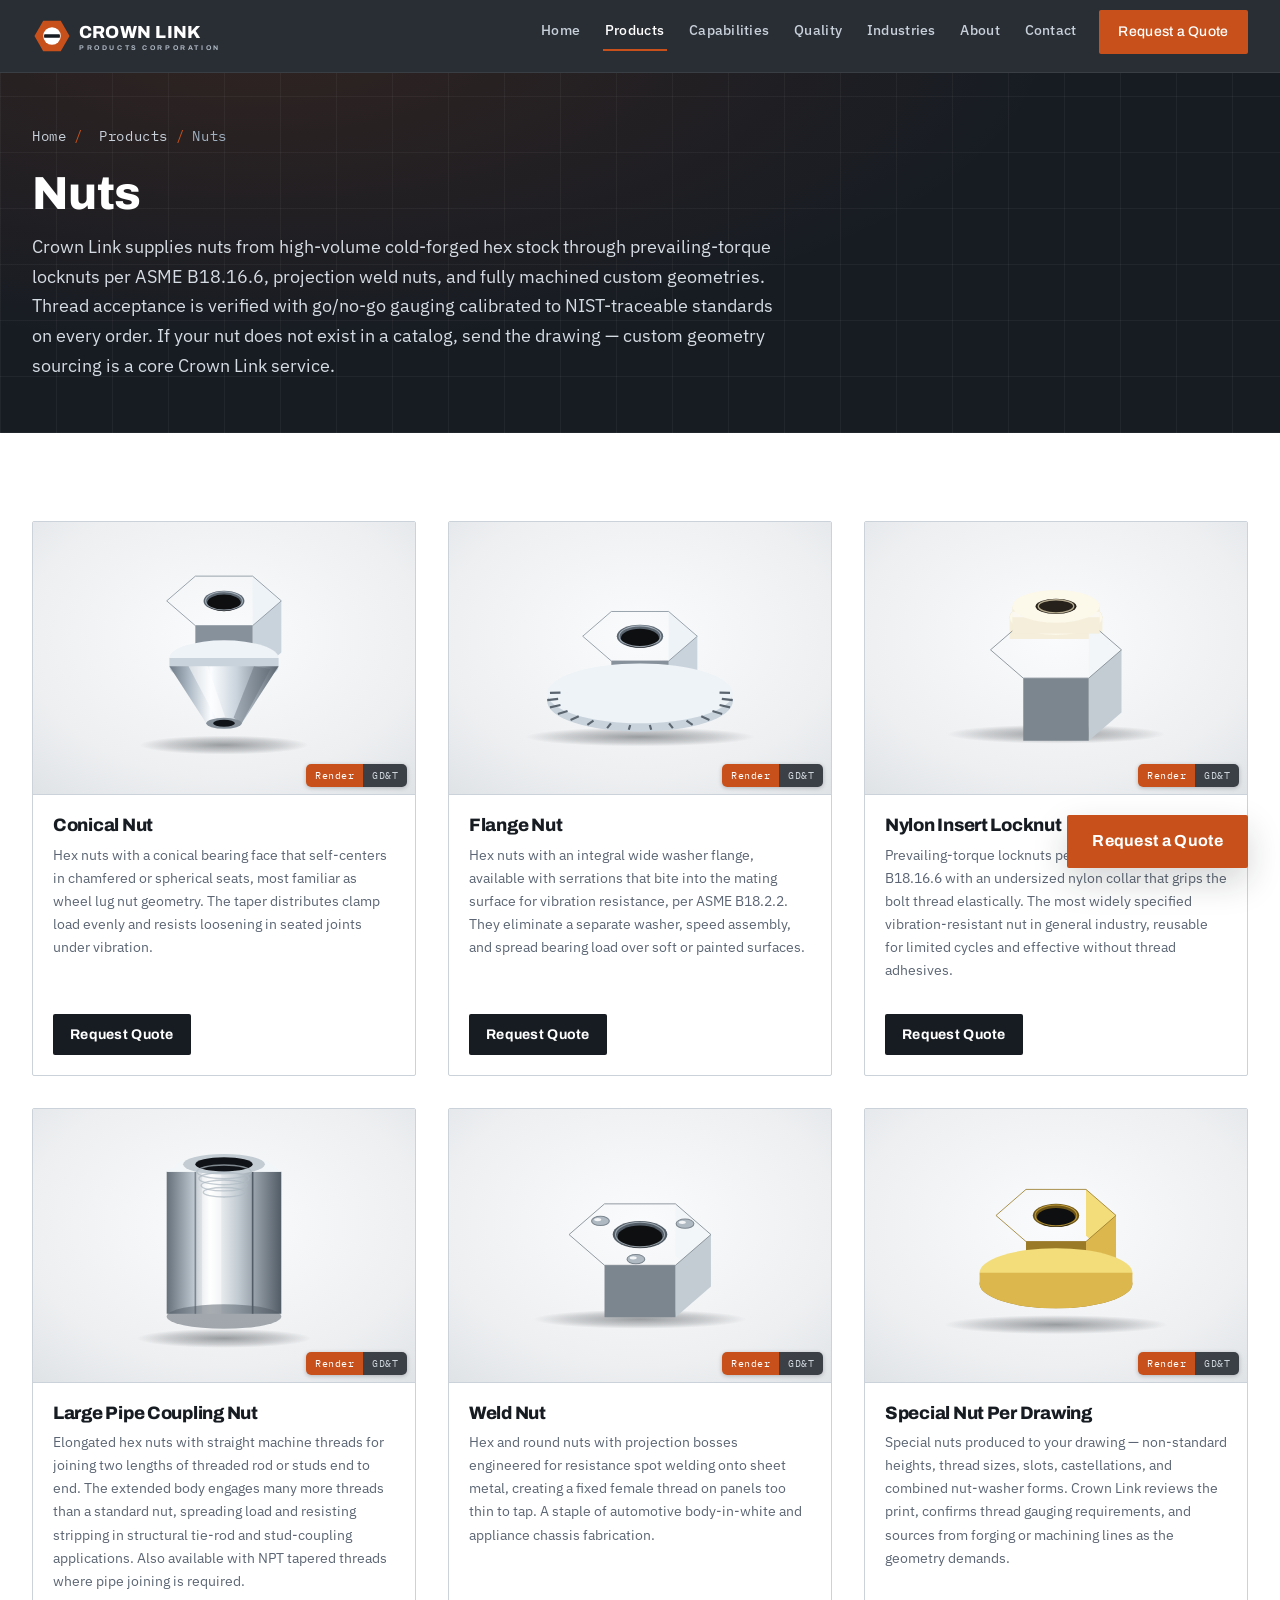
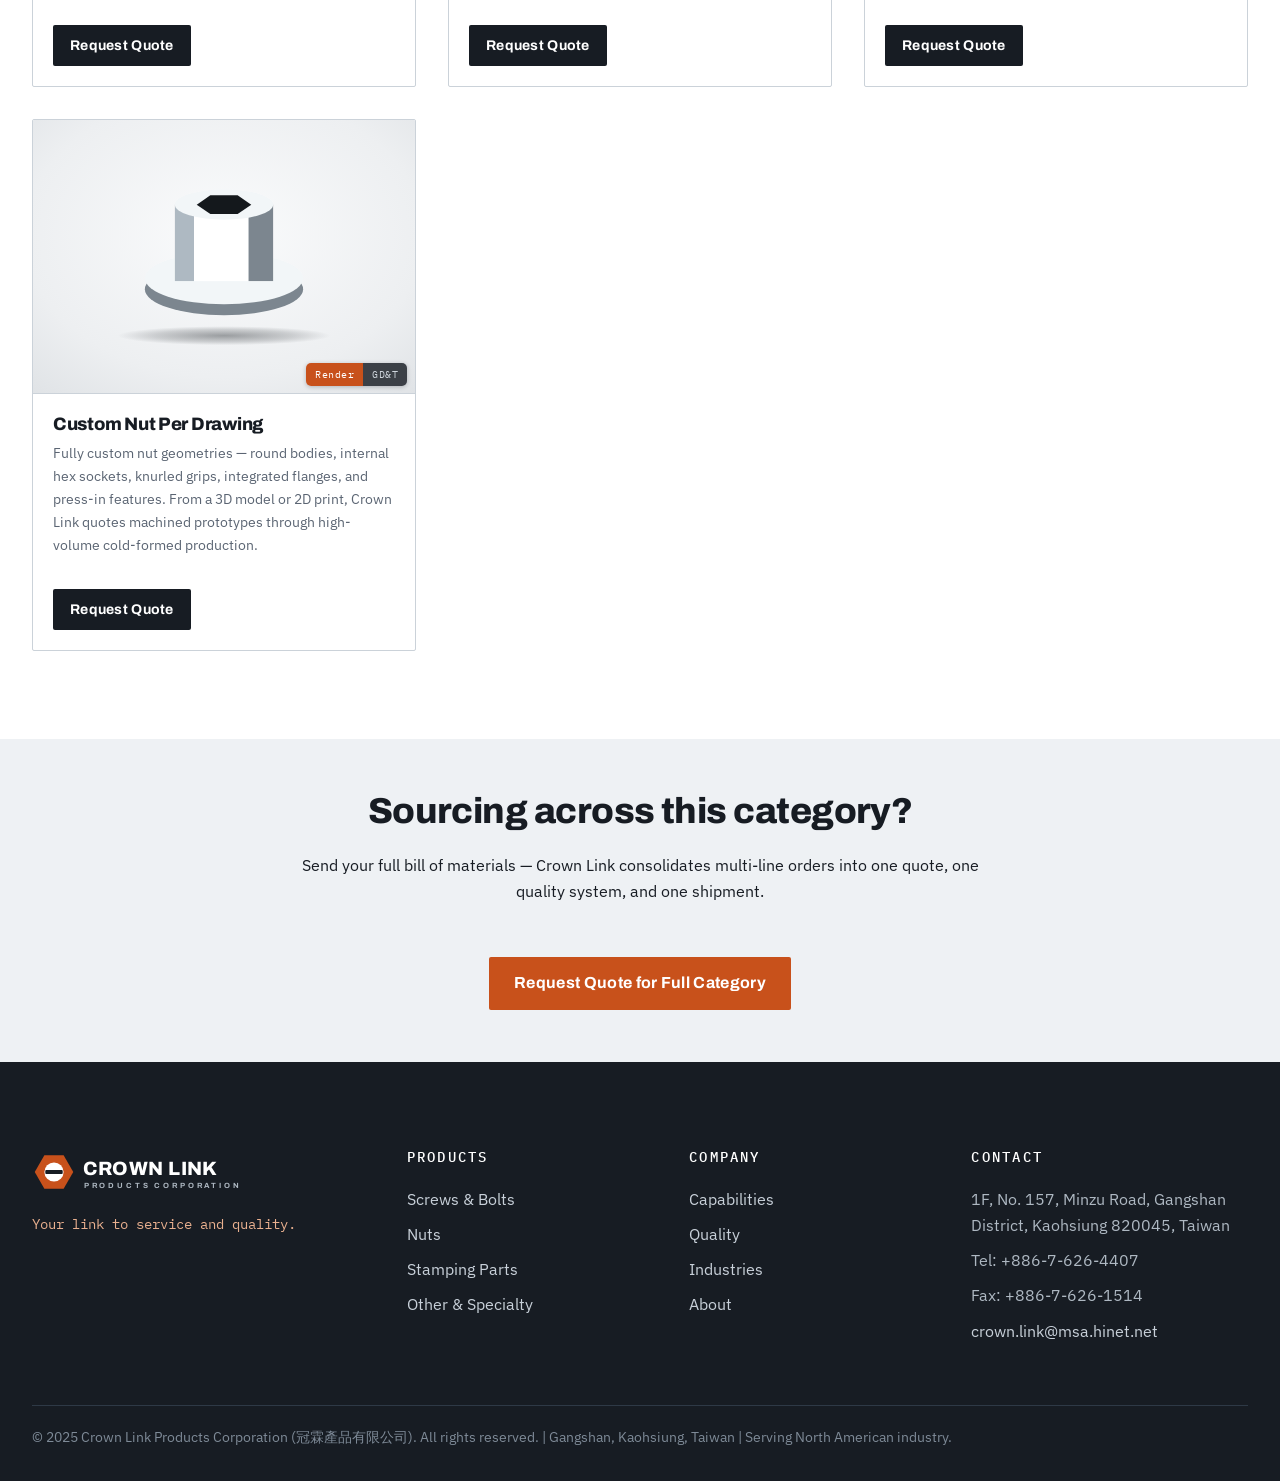
<file: pages/nuts.html>
<!DOCTYPE html>
<html lang="en">
<head>
<meta charset="utf-8">
<meta name="viewport" content="width=device-width, initial-scale=1">
<title>Nuts | Crown Link Products Corporation — Taiwan &amp; China Fastener Sourcing</title>
<meta name="description" content="Taiwan &amp; China nut sourcing: flange nuts, nylon insert locknuts, weld nuts, coupling nuts, and custom per-drawing nut geometries with NIST-traceable thread gauging.">
<meta property="og:title" content="Nuts | Crown Link Products Corporation — Taiwan &amp; China Fastener Sourcing">
<meta property="og:description" content="Taiwan &amp; China nut sourcing: flange nuts, nylon insert locknuts, weld nuts, coupling nuts, and custom per-drawing nut geometries with NIST-traceable thread gauging.">
<meta property="og:image" content="https://www.crown-link.com/assets/images/ui/og-default.svg">
<meta property="og:type" content="website">
<link rel="canonical" href="https://www.crown-link.com/pages/nuts.html">
<link rel="icon" type="image/svg+xml" href="../assets/images/ui/favicon.svg">
<link rel="preconnect" href="https://fonts.googleapis.com"><link rel="preconnect" href="https://fonts.gstatic.com" crossorigin><link href="https://fonts.googleapis.com/css2?family=Archivo:wght@700;800&family=IBM+Plex+Sans:wght@400;500;600&family=IBM+Plex+Mono:wght@400;500&display=swap" rel="stylesheet">
<link rel="stylesheet" href="../assets/css/main.css">
</head>
<body>
<header class="site-header">
  <div class="wrap header-bar">
    <a class="brand" href="../index.html" aria-label="Crown Link Products Corporation — home">
      <svg viewBox="0 0 248 48" height="40" role="img" aria-label="Crown Link Products Corporation"><polygon points="45.00,24.00 34.50,42.19 13.50,42.19 3.00,24.00 13.50,5.81 34.50,5.81" fill="#C8511B"/><circle cx="24" cy="24" r="10.5" fill="#FFFFFF"/><rect x="14.5" y="21.8" width="19" height="4.4" rx="1" fill="#171C23"/><text x="56" y="27" font-family="Archivo, Arial, sans-serif" font-weight="800" font-size="21" letter-spacing="0.5" fill="#FFFFFF">CROWN LINK</text><text x="56.5" y="41" font-family="Archivo, Arial, sans-serif" font-weight="700" font-size="8.2" letter-spacing="3.1" fill="#AEB8C2">PRODUCTS CORPORATION</text></svg>
    </a>
    <button class="nav-toggle" aria-label="Toggle navigation menu" aria-expanded="false">
      <span class="bar"></span><span class="bar"></span><span class="bar"></span>
    </button>
    <nav class="site-nav" aria-label="Primary">
      <ul><li><a href="../index.html">Home</a></li><li><a href="products.html" class="active">Products</a></li><li><a href="capabilities.html">Capabilities</a></li><li><a href="quality.html">Quality</a></li><li><a href="industries.html">Industries</a></li><li><a href="about.html">About</a></li><li><a href="contact.html">Contact</a></li><li><a class="btn btn--primary btn--sm" href="contact.html">Request a Quote</a></li></ul>
    </nav>
  </div>
</header>
<main>
<section class="page-hero section--dark tech-grid">
  <div class="wrap">
    <nav class="breadcrumb" aria-label="Breadcrumb">
      <a href="../index.html">Home</a><span class="sep">/</span>
      <a href="products.html">Products</a><span class="sep">/</span>Nuts
    </nav>
    <h1>Nuts</h1>
    <p class="lede">Crown Link supplies nuts from high-volume cold-forged hex stock through prevailing-torque locknuts per ASME B18.16.6, projection weld nuts, and fully machined custom geometries. Thread acceptance is verified with go/no-go gauging calibrated to NIST-traceable standards on every order. If your nut does not exist in a catalog, send the drawing — custom geometry sourcing is a core Crown Link service.</p>
  </div>
</section>

<section class="section">
  <div class="wrap">
    <div class="product-grid"><article class="product-card reveal">
  <div class="product-media"><img class="pm-img pm-photo" src="../assets/images/products/conical-nut.svg" alt="Conical nut with tapered cone bearing face below the hex body shown in three-quarter isometric view" loading="lazy" width="280" height="200"><img class="pm-img pm-draw" src="../assets/images/products/drawings/conical-nut-gdt.svg" alt="GD&amp;T engineering drawing of Conical Nut with toleranced dimensions, datums, and thread callouts per ASME Y14.5" loading="lazy" width="280" height="200" hidden><div class="pm-toggle" aria-label="Switch product image view"><button type="button" class="pm-btn is-on" data-view="photo" aria-pressed="true">Render</button><button type="button" class="pm-btn" data-view="draw" aria-pressed="false">GD&amp;T</button></div></div>
  <div class="product-body">
    <h3>Conical Nut</h3>
    <p>Hex nuts with a conical bearing face that self-centers in chamfered or spherical seats, most familiar as wheel lug nut geometry. The taper distributes clamp load evenly and resists loosening in seated joints under vibration.</p>
    <a class="btn btn--ink btn--sm" href="contact.html?product=Conical%20Nut">Request Quote</a>
  </div>
</article><article class="product-card reveal">
  <div class="product-media"><img class="pm-img pm-photo" src="../assets/images/products/flange-nut.svg" alt="Stainless steel flange nut with wide serrated bearing face and hex body, Taiwan manufactured, three-quarter isometric view" loading="lazy" width="280" height="200"><img class="pm-img pm-draw" src="../assets/images/products/drawings/flange-nut-gdt.svg" alt="GD&amp;T engineering drawing of Flange Nut with toleranced dimensions, datums, and thread callouts per ASME Y14.5" loading="lazy" width="280" height="200" hidden><div class="pm-toggle" aria-label="Switch product image view"><button type="button" class="pm-btn is-on" data-view="photo" aria-pressed="true">Render</button><button type="button" class="pm-btn" data-view="draw" aria-pressed="false">GD&amp;T</button></div></div>
  <div class="product-body">
    <h3>Flange Nut</h3>
    <p>Hex nuts with an integral wide washer flange, available with serrations that bite into the mating surface for vibration resistance, per ASME B18.2.2. They eliminate a separate washer, speed assembly, and spread bearing load over soft or painted surfaces.</p>
    <a class="btn btn--ink btn--sm" href="contact.html?product=Flange%20Nut">Request Quote</a>
  </div>
</article><article class="product-card reveal">
  <div class="product-media"><img class="pm-img pm-photo" src="../assets/images/products/nylon-insert-locknut.svg" alt="Cross-section of nylon insert locknut showing ivory polymer collar above the metal hex body gripping the bolt thread" loading="lazy" width="280" height="200"><img class="pm-img pm-draw" src="../assets/images/products/drawings/nylon-insert-locknut-gdt.svg" alt="GD&amp;T engineering drawing of Nylon Insert Locknut with toleranced dimensions, datums, and thread callouts per ASME Y14.5" loading="lazy" width="280" height="200" hidden><div class="pm-toggle" aria-label="Switch product image view"><button type="button" class="pm-btn is-on" data-view="photo" aria-pressed="true">Render</button><button type="button" class="pm-btn" data-view="draw" aria-pressed="false">GD&amp;T</button></div></div>
  <div class="product-body">
    <h3>Nylon Insert Locknut</h3>
    <p>Prevailing-torque locknuts per DIN 985 / ASME B18.16.6 with an undersized nylon collar that grips the bolt thread elastically. The most widely specified vibration-resistant nut in general industry, reusable for limited cycles and effective without thread adhesives.</p>
    <a class="btn btn--ink btn--sm" href="contact.html?product=Nylon%20Insert%20Locknut">Request Quote</a>
  </div>
</article><article class="product-card reveal">
  <div class="product-media"><img class="pm-img pm-photo" src="../assets/images/products/pipe-coupling-nut.svg" alt="Tall hex pipe coupling nut shown in cross-section revealing tapered NPT internal pipe thread form" loading="lazy" width="280" height="200"><img class="pm-img pm-draw" src="../assets/images/products/drawings/pipe-coupling-nut-gdt.svg" alt="GD&amp;T engineering drawing of Large Pipe Coupling Nut with toleranced dimensions, datums, and thread callouts per ASME Y14.5" loading="lazy" width="280" height="200" hidden><div class="pm-toggle" aria-label="Switch product image view"><button type="button" class="pm-btn is-on" data-view="photo" aria-pressed="true">Render</button><button type="button" class="pm-btn" data-view="draw" aria-pressed="false">GD&amp;T</button></div></div>
  <div class="product-body">
    <h3>Large Pipe Coupling Nut</h3>
    <p>Elongated hex nuts with straight machine threads for joining two lengths of threaded rod or studs end to end. The extended body engages many more threads than a standard nut, spreading load and resisting stripping in structural tie-rod and stud-coupling applications. Also available with NPT tapered threads where pipe joining is required.</p>
    <a class="btn btn--ink btn--sm" href="contact.html?product=Large%20Pipe%20Coupling%20Nut">Request Quote</a>
  </div>
</article><article class="product-card reveal">
  <div class="product-media"><img class="pm-img pm-photo" src="../assets/images/products/weld-nut.svg" alt="Hex weld nut viewed from the bearing face showing three raised projection weld bosses for resistance spot welding" loading="lazy" width="280" height="200"><img class="pm-img pm-draw" src="../assets/images/products/drawings/weld-nut-gdt.svg" alt="GD&amp;T engineering drawing of Weld Nut with toleranced dimensions, datums, and thread callouts per ASME Y14.5" loading="lazy" width="280" height="200" hidden><div class="pm-toggle" aria-label="Switch product image view"><button type="button" class="pm-btn is-on" data-view="photo" aria-pressed="true">Render</button><button type="button" class="pm-btn" data-view="draw" aria-pressed="false">GD&amp;T</button></div></div>
  <div class="product-body">
    <h3>Weld Nut</h3>
    <p>Hex and round nuts with projection bosses engineered for resistance spot welding onto sheet metal, creating a fixed female thread on panels too thin to tap. A staple of automotive body-in-white and appliance chassis fabrication.</p>
    <a class="btn btn--ink btn--sm" href="contact.html?product=Weld%20Nut">Request Quote</a>
  </div>
</article><article class="product-card reveal">
  <div class="product-media"><img class="pm-img pm-photo" src="../assets/images/products/special-nut-per-drawing.svg" alt="Engineering drawing style cross-section of a special nut with dimension lines and tolerance callouts, custom geometry" loading="lazy" width="280" height="200"><img class="pm-img pm-draw" src="../assets/images/products/drawings/special-nut-per-drawing-gdt.svg" alt="GD&amp;T engineering drawing of Special Nut Per Drawing with toleranced dimensions, datums, and thread callouts per ASME Y14.5" loading="lazy" width="280" height="200" hidden><div class="pm-toggle" aria-label="Switch product image view"><button type="button" class="pm-btn is-on" data-view="photo" aria-pressed="true">Render</button><button type="button" class="pm-btn" data-view="draw" aria-pressed="false">GD&amp;T</button></div></div>
  <div class="product-body">
    <h3>Special Nut Per Drawing</h3>
    <p>Special nuts produced to your drawing — non-standard heights, thread sizes, slots, castellations, and combined nut-washer forms. Crown Link reviews the print, confirms thread gauging requirements, and sources from forging or machining lines as the geometry demands.</p>
    <a class="btn btn--ink btn--sm" href="contact.html?product=Special%20Nut%20Per%20Drawing">Request Quote</a>
  </div>
</article><article class="product-card reveal">
  <div class="product-media"><img class="pm-img pm-photo" src="../assets/images/products/custom-nut-per-drawing.svg" alt="Isometric view of a custom round-body nut with hex socket and flange, with drawing sheet overlay indicating customer specification" loading="lazy" width="280" height="200"><img class="pm-img pm-draw" src="../assets/images/products/drawings/custom-nut-per-drawing-gdt.svg" alt="GD&amp;T engineering drawing of Custom Nut Per Drawing with toleranced dimensions, datums, and thread callouts per ASME Y14.5" loading="lazy" width="280" height="200" hidden><div class="pm-toggle" aria-label="Switch product image view"><button type="button" class="pm-btn is-on" data-view="photo" aria-pressed="true">Render</button><button type="button" class="pm-btn" data-view="draw" aria-pressed="false">GD&amp;T</button></div></div>
  <div class="product-body">
    <h3>Custom Nut Per Drawing</h3>
    <p>Fully custom nut geometries — round bodies, internal hex sockets, knurled grips, integrated flanges, and press-in features. From a 3D model or 2D print, Crown Link quotes machined prototypes through high-volume cold-formed production.</p>
    <a class="btn btn--ink btn--sm" href="contact.html?product=Custom%20Nut%20Per%20Drawing">Request Quote</a>
  </div>
</article></div>
  </div>
</section>

<section class="section section--mist section--tight">
  <div class="wrap center">
    <h2>Sourcing across this category?</h2>
    <p class="maxw maxw--center">Send your full bill of materials — Crown Link consolidates
    multi-line orders into one quote, one quality system, and one shipment.</p>
    <a class="btn btn--primary mt-lg" href="contact.html?product=Nuts%20%E2%80%94%20full%20category%20inquiry">
      Request Quote for Full Category</a>
  </div>
</section>
</main>
<footer class="site-footer">
  <div class="wrap">
    <div class="footer-grid">
      <div>
        <span class="brand"><svg viewBox="0 0 248 48" height="44" role="img" aria-label="Crown Link Products Corporation"><polygon points="45.00,24.00 34.50,42.19 13.50,42.19 3.00,24.00 13.50,5.81 34.50,5.81" fill="#C8511B"/><circle cx="24" cy="24" r="10.5" fill="#FFFFFF"/><rect x="14.5" y="21.8" width="19" height="4.4" rx="1" fill="#171C23"/><text x="56" y="27" font-family="Archivo, Arial, sans-serif" font-weight="800" font-size="21" letter-spacing="0.5" fill="#FFFFFF">CROWN LINK</text><text x="56.5" y="41" font-family="Archivo, Arial, sans-serif" font-weight="700" font-size="8.2" letter-spacing="3.1" fill="#AEB8C2">PRODUCTS CORPORATION</text></svg></span>
        <p class="footer-tagline">Your link to service and quality.</p>
      </div>
      <div>
        <h4>Products</h4>
        <ul><li><a href="screws.html">Screws & Bolts</a></li><li><a href="nuts.html">Nuts</a></li><li><a href="stamping-parts.html">Stamping Parts</a></li><li><a href="other.html">Other & Specialty</a></li></ul>
      </div>
      <div>
        <h4>Company</h4>
        <ul>
          <li><a href="capabilities.html">Capabilities</a></li>
          <li><a href="quality.html">Quality</a></li>
          <li><a href="industries.html">Industries</a></li>
          <li><a href="about.html">About</a></li>
        </ul>
      </div>
      <div>
        <h4>Contact</h4>
        <ul>
          <li>1F, No. 157, Minzu Road, Gangshan District, Kaohsiung 820045, Taiwan</li>
          <li>Tel: +886-7-626-4407</li>
          <li>Fax: +886-7-626-1514</li>
          <li><a href="mailto:crown.link@msa.hinet.net">crown.link@msa.hinet.net</a></li>
        </ul>
      </div>
    </div>
    <div class="footer-bottom">
      © 2025 Crown Link Products Corporation (冠霖產品有限公司). All rights reserved.
      | Gangshan, Kaohsiung, Taiwan | Serving North American industry.
    </div>
  </div>
</footer>
<a class="quote-fab btn btn--primary" href="contact.html">Request a Quote</a>
<script src="../assets/js/main.js"></script>
</body>
</html>
</file>
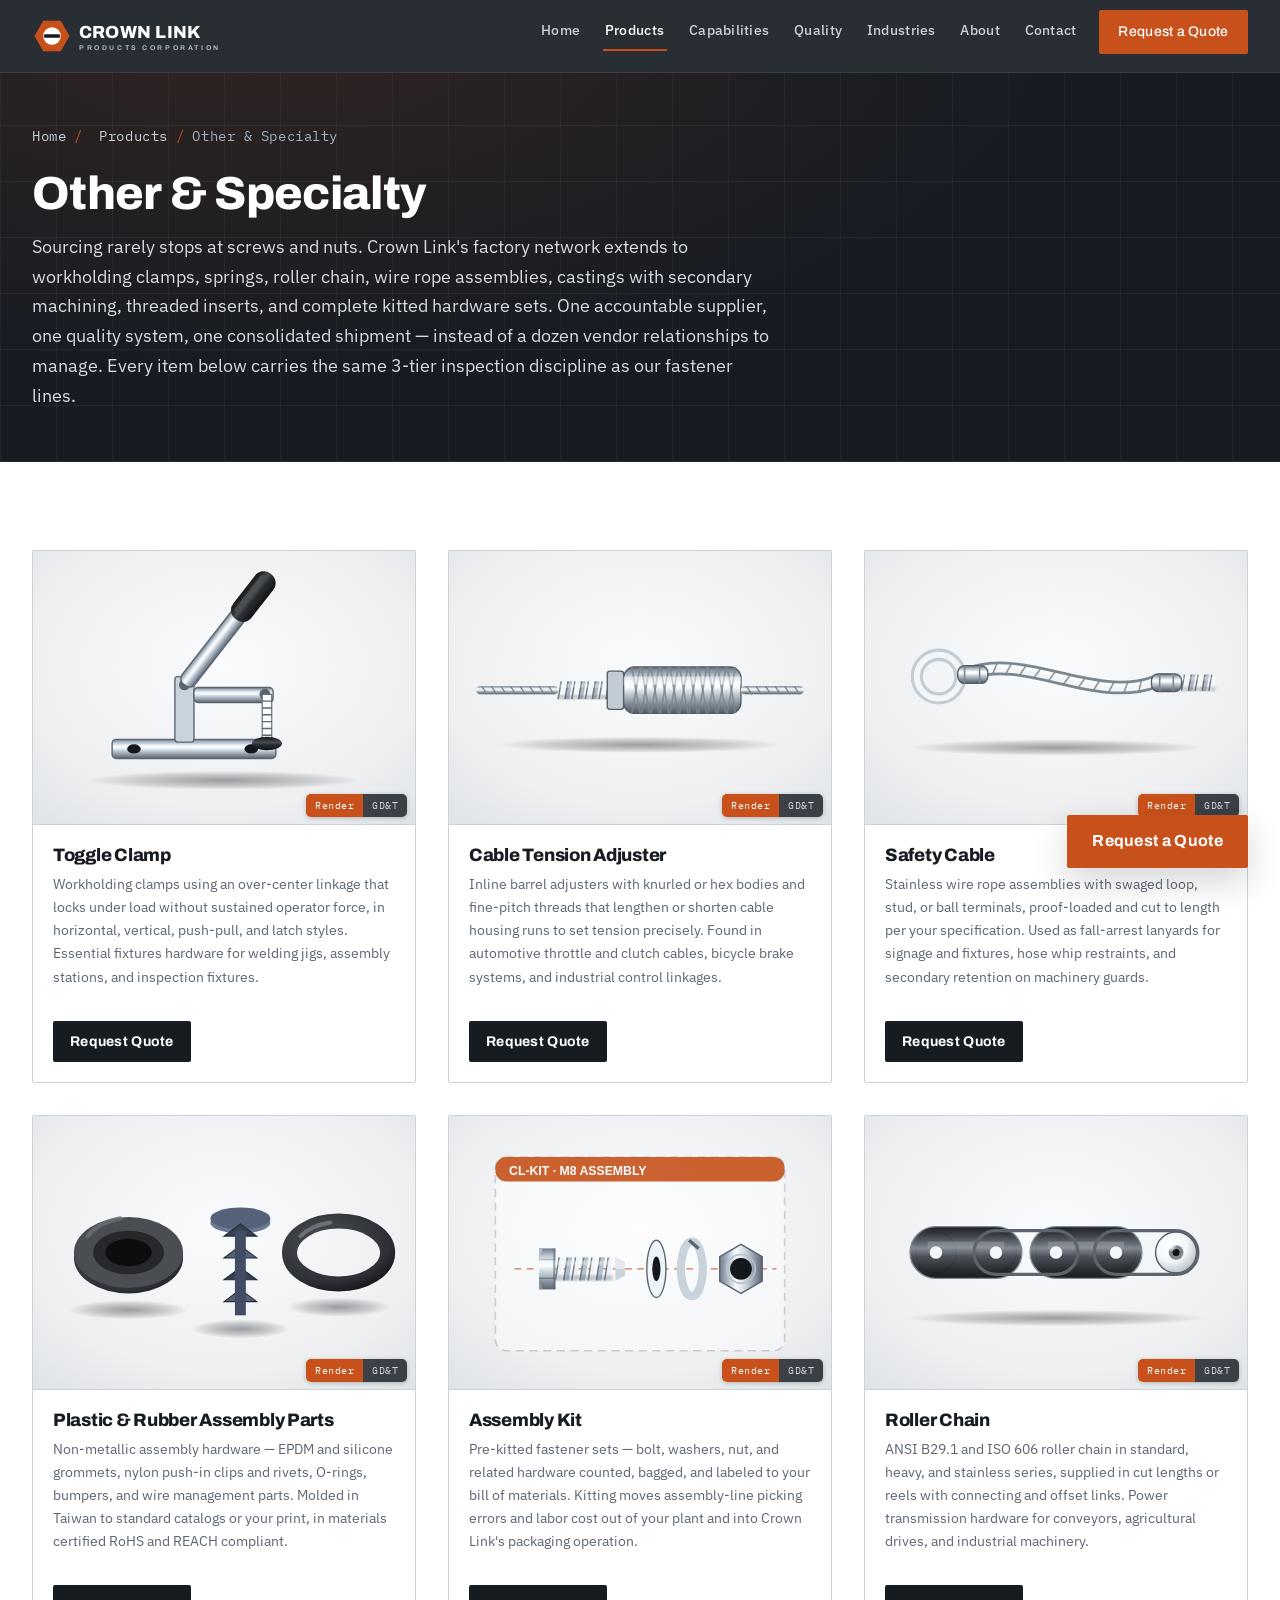
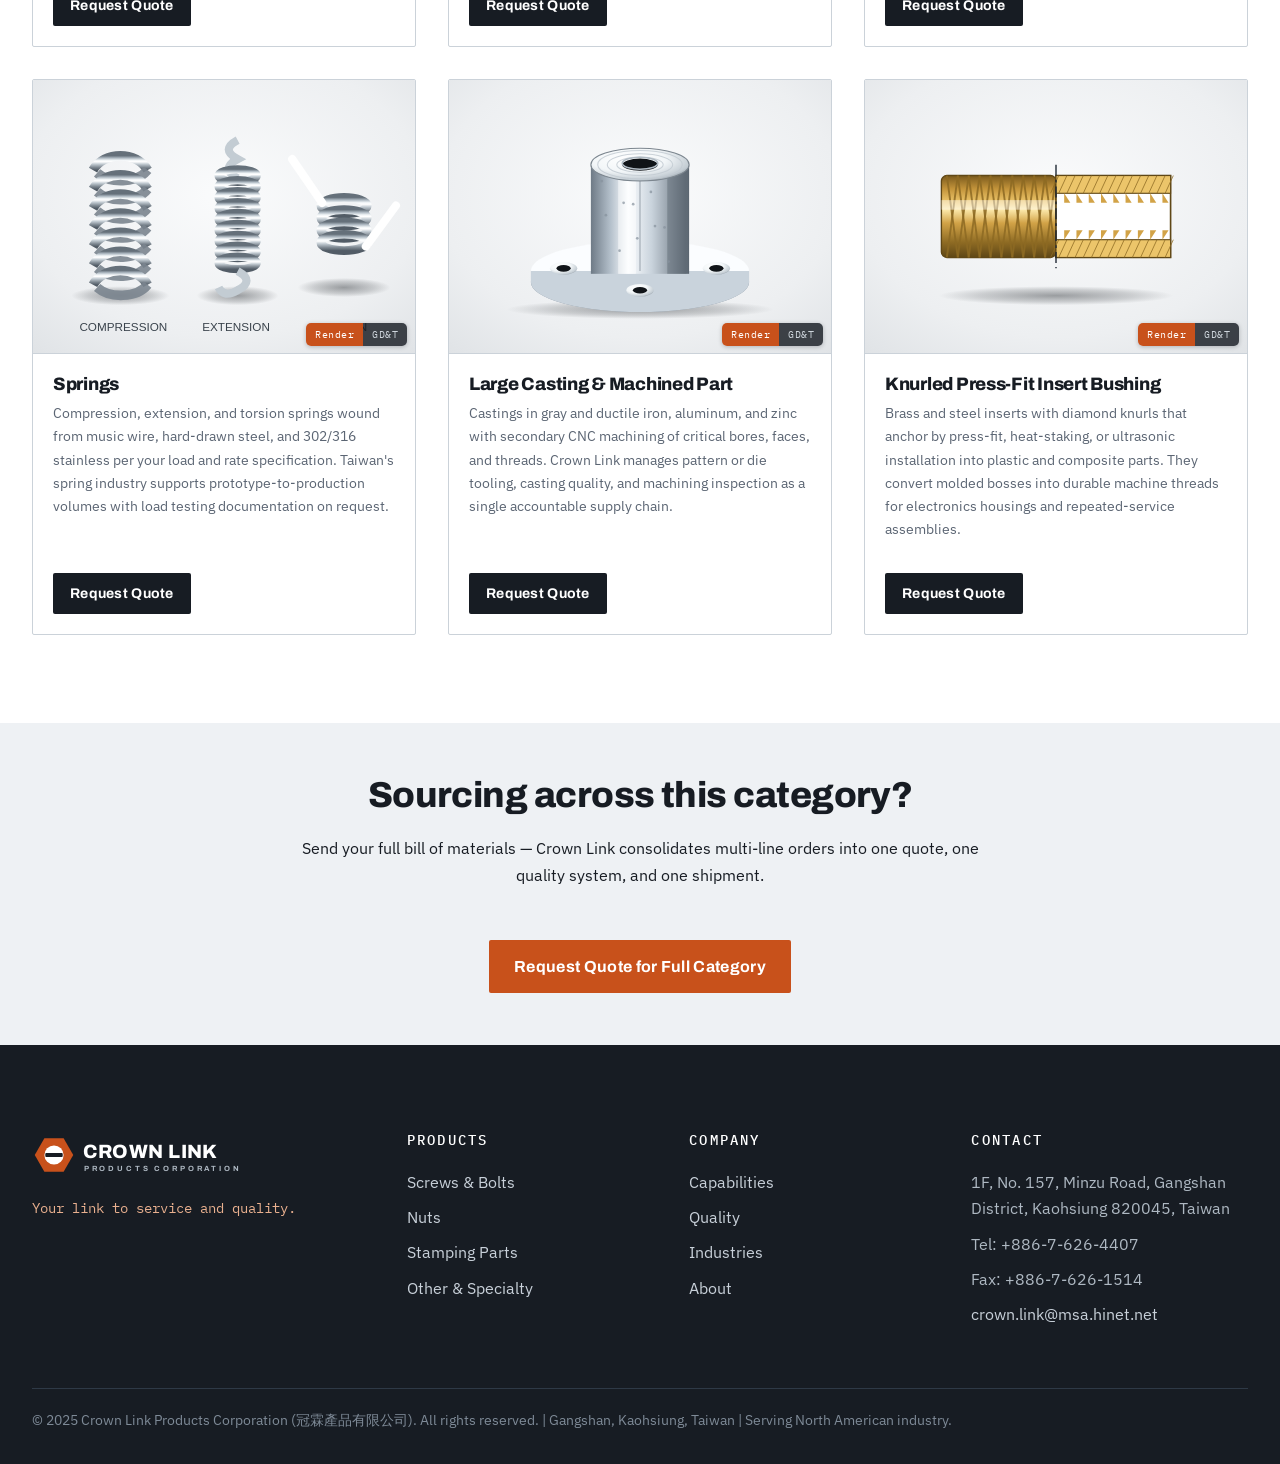
<file: pages/other.html>
<!DOCTYPE html>
<html lang="en">
<head>
<meta charset="utf-8">
<meta name="viewport" content="width=device-width, initial-scale=1">
<title>Other & Specialty | Crown Link Products Corporation — Taiwan Fastener Supplier</title>
<meta name="description" content="Specialty hardware sourcing from Taiwan: toggle clamps, springs, roller chain, castings, threaded inserts, safety cables, and kitted fastener assemblies.">
<meta property="og:title" content="Other & Specialty | Crown Link Products Corporation — Taiwan Fastener Supplier">
<meta property="og:description" content="Specialty hardware sourcing from Taiwan: toggle clamps, springs, roller chain, castings, threaded inserts, safety cables, and kitted fastener assemblies.">
<meta property="og:image" content="https://www.crown-link.com/assets/images/ui/og-default.svg">
<meta property="og:type" content="website">
<link rel="canonical" href="https://www.crown-link.com/pages/other.html">
<link rel="icon" type="image/svg+xml" href="../assets/images/ui/favicon.svg">
<link rel="preconnect" href="https://fonts.googleapis.com"><link rel="preconnect" href="https://fonts.gstatic.com" crossorigin><link href="https://fonts.googleapis.com/css2?family=Archivo:wght@700;800&family=IBM+Plex+Sans:wght@400;500;600&family=IBM+Plex+Mono:wght@400;500&display=swap" rel="stylesheet">
<link rel="stylesheet" href="../assets/css/main.css">
</head>
<body>
<header class="site-header">
  <div class="wrap header-bar">
    <a class="brand" href="../index.html" aria-label="Crown Link Products Corporation — home">
      <svg viewBox="0 0 248 48" height="40" role="img" aria-label="Crown Link Products Corporation"><polygon points="45.00,24.00 34.50,42.19 13.50,42.19 3.00,24.00 13.50,5.81 34.50,5.81" fill="#C8511B"/><circle cx="24" cy="24" r="10.5" fill="#FFFFFF"/><rect x="14.5" y="21.8" width="19" height="4.4" rx="1" fill="#171C23"/><text x="56" y="27" font-family="Archivo, Arial, sans-serif" font-weight="800" font-size="21" letter-spacing="0.5" fill="#FFFFFF">CROWN LINK</text><text x="56.5" y="41" font-family="Archivo, Arial, sans-serif" font-weight="700" font-size="8.2" letter-spacing="3.1" fill="#AEB8C2">PRODUCTS CORPORATION</text></svg>
    </a>
    <button class="nav-toggle" aria-label="Toggle navigation menu" aria-expanded="false">
      <span class="bar"></span><span class="bar"></span><span class="bar"></span>
    </button>
    <nav class="site-nav" aria-label="Primary">
      <ul><li><a href="../index.html">Home</a></li><li><a href="products.html" class="active">Products</a></li><li><a href="capabilities.html">Capabilities</a></li><li><a href="quality.html">Quality</a></li><li><a href="industries.html">Industries</a></li><li><a href="about.html">About</a></li><li><a href="contact.html">Contact</a></li><li><a class="btn btn--primary btn--sm" href="contact.html">Request a Quote</a></li></ul>
    </nav>
  </div>
</header>
<main>
<section class="page-hero section--dark tech-grid">
  <div class="wrap">
    <nav class="breadcrumb" aria-label="Breadcrumb">
      <a href="../index.html">Home</a><span class="sep">/</span>
      <a href="products.html">Products</a><span class="sep">/</span>Other & Specialty
    </nav>
    <h1>Other & Specialty</h1>
    <p class="lede">Sourcing rarely stops at screws and nuts. Crown Link's factory network extends to workholding clamps, springs, roller chain, wire rope assemblies, castings with secondary machining, threaded inserts, and complete kitted hardware sets. One accountable supplier, one quality system, one consolidated shipment — instead of a dozen vendor relationships to manage. Every item below carries the same 3-tier inspection discipline as our fastener lines.</p>
  </div>
</section>

<section class="section">
  <div class="wrap">
    <div class="product-grid"><article class="product-card reveal">
  <div class="product-media"><img class="pm-img pm-photo" src="../assets/images/products/toggle-clamp.svg" alt="Horizontal handle toggle clamp in isometric view showing over-center linkage, fixed base, pivoting handle, and clamping spindle" loading="lazy" width="280" height="200"><img class="pm-img pm-draw" src="../assets/images/products/drawings/toggle-clamp-gdt.svg" alt="GD&amp;T engineering drawing of Toggle Clamp with toleranced dimensions, datums, and thread callouts per ASME Y14.5" loading="lazy" width="280" height="200" hidden><div class="pm-toggle" aria-label="Switch product image view"><button type="button" class="pm-btn is-on" data-view="photo" aria-pressed="true">Render</button><button type="button" class="pm-btn" data-view="draw" aria-pressed="false">GD&amp;T</button></div></div>
  <div class="product-body">
    <h3>Toggle Clamp</h3>
    <p>Workholding clamps using an over-center linkage that locks under load without sustained operator force, in horizontal, vertical, push-pull, and latch styles. Essential fixtures hardware for welding jigs, assembly stations, and inspection fixtures.</p>
    <a class="btn btn--ink btn--sm" href="contact.html?product=Toggle%20Clamp">Request Quote</a>
  </div>
</article><article class="product-card reveal">
  <div class="product-media"><img class="pm-img pm-photo" src="../assets/images/products/cable-tension-adjuster.svg" alt="Cylindrical barrel adjuster with knurled body and threaded cable end fitting shown inline with a cable entering one end" loading="lazy" width="280" height="200"><img class="pm-img pm-draw" src="../assets/images/products/drawings/cable-tension-adjuster-gdt.svg" alt="GD&amp;T engineering drawing of Cable Tension Adjuster with toleranced dimensions, datums, and thread callouts per ASME Y14.5" loading="lazy" width="280" height="200" hidden><div class="pm-toggle" aria-label="Switch product image view"><button type="button" class="pm-btn is-on" data-view="photo" aria-pressed="true">Render</button><button type="button" class="pm-btn" data-view="draw" aria-pressed="false">GD&amp;T</button></div></div>
  <div class="product-body">
    <h3>Cable Tension Adjuster</h3>
    <p>Inline barrel adjusters with knurled or hex bodies and fine-pitch threads that lengthen or shorten cable housing runs to set tension precisely. Found in automotive throttle and clutch cables, bicycle brake systems, and industrial control linkages.</p>
    <a class="btn btn--ink btn--sm" href="contact.html?product=Cable%20Tension%20Adjuster">Request Quote</a>
  </div>
</article><article class="product-card reveal">
  <div class="product-media"><img class="pm-img pm-photo" src="../assets/images/products/safety-cable.svg" alt="Stainless wire rope safety cable with swaged loop terminals on each end showing multi-strand rope construction" loading="lazy" width="280" height="200"><img class="pm-img pm-draw" src="../assets/images/products/drawings/safety-cable-gdt.svg" alt="GD&amp;T engineering drawing of Safety Cable with toleranced dimensions, datums, and thread callouts per ASME Y14.5" loading="lazy" width="280" height="200" hidden><div class="pm-toggle" aria-label="Switch product image view"><button type="button" class="pm-btn is-on" data-view="photo" aria-pressed="true">Render</button><button type="button" class="pm-btn" data-view="draw" aria-pressed="false">GD&amp;T</button></div></div>
  <div class="product-body">
    <h3>Safety Cable</h3>
    <p>Stainless wire rope assemblies with swaged loop, stud, or ball terminals, proof-loaded and cut to length per your specification. Used as fall-arrest lanyards for signage and fixtures, hose whip restraints, and secondary retention on machinery guards.</p>
    <a class="btn btn--ink btn--sm" href="contact.html?product=Safety%20Cable">Request Quote</a>
  </div>
</article><article class="product-card reveal">
  <div class="product-media"><img class="pm-img pm-photo" src="../assets/images/products/plastic-rubber-assembly.svg" alt="Grouped illustration of a rubber grommet with center hole, plastic push-in clip fastener, and rubber O-ring" loading="lazy" width="280" height="200"><img class="pm-img pm-draw" src="../assets/images/products/drawings/plastic-rubber-assembly-gdt.svg" alt="GD&amp;T engineering drawing of Plastic &amp; Rubber Assembly Parts with toleranced dimensions, datums, and thread callouts per ASME Y14.5" loading="lazy" width="280" height="200" hidden><div class="pm-toggle" aria-label="Switch product image view"><button type="button" class="pm-btn is-on" data-view="photo" aria-pressed="true">Render</button><button type="button" class="pm-btn" data-view="draw" aria-pressed="false">GD&amp;T</button></div></div>
  <div class="product-body">
    <h3>Plastic & Rubber Assembly Parts</h3>
    <p>Non-metallic assembly hardware — EPDM and silicone grommets, nylon push-in clips and rivets, O-rings, bumpers, and wire management parts. Molded in Taiwan to standard catalogs or your print, in materials certified RoHS and REACH compliant.</p>
    <a class="btn btn--ink btn--sm" href="contact.html?product=Plastic%20%26%20Rubber%20Assembly%20Parts">Request Quote</a>
  </div>
</article><article class="product-card reveal">
  <div class="product-media"><img class="pm-img pm-photo" src="../assets/images/products/assembly-kit.svg" alt="Exploded isometric view of a fastener assembly kit with bolt, flat washer, lock washer, and nut on a central axis with poly-bag outline" loading="lazy" width="280" height="200"><img class="pm-img pm-draw" src="../assets/images/products/drawings/assembly-kit-gdt.svg" alt="GD&amp;T engineering drawing of Assembly Kit with toleranced dimensions, datums, and thread callouts per ASME Y14.5" loading="lazy" width="280" height="200" hidden><div class="pm-toggle" aria-label="Switch product image view"><button type="button" class="pm-btn is-on" data-view="photo" aria-pressed="true">Render</button><button type="button" class="pm-btn" data-view="draw" aria-pressed="false">GD&amp;T</button></div></div>
  <div class="product-body">
    <h3>Assembly Kit</h3>
    <p>Pre-kitted fastener sets — bolt, washers, nut, and related hardware counted, bagged, and labeled to your bill of materials. Kitting moves assembly-line picking errors and labor cost out of your plant and into Crown Link's packaging operation.</p>
    <a class="btn btn--ink btn--sm" href="contact.html?product=Assembly%20Kit">Request Quote</a>
  </div>
</article><article class="product-card reveal">
  <div class="product-media"><img class="pm-img pm-photo" src="../assets/images/products/roller-chain.svg" alt="Four links of ANSI roller chain in isometric view showing inner and outer link plates, pins, and rollers" loading="lazy" width="280" height="200"><img class="pm-img pm-draw" src="../assets/images/products/drawings/roller-chain-gdt.svg" alt="GD&amp;T engineering drawing of Roller Chain with toleranced dimensions, datums, and thread callouts per ASME Y14.5" loading="lazy" width="280" height="200" hidden><div class="pm-toggle" aria-label="Switch product image view"><button type="button" class="pm-btn is-on" data-view="photo" aria-pressed="true">Render</button><button type="button" class="pm-btn" data-view="draw" aria-pressed="false">GD&amp;T</button></div></div>
  <div class="product-body">
    <h3>Roller Chain</h3>
    <p>ANSI B29.1 and ISO 606 roller chain in standard, heavy, and stainless series, supplied in cut lengths or reels with connecting and offset links. Power transmission hardware for conveyors, agricultural drives, and industrial machinery.</p>
    <a class="btn btn--ink btn--sm" href="contact.html?product=Roller%20Chain">Request Quote</a>
  </div>
</article><article class="product-card reveal">
  <div class="product-media"><img class="pm-img pm-photo" src="../assets/images/products/springs.svg" alt="Grouped illustration of a compression spring, an extension spring with end hooks, and a torsion spring with tangential legs" loading="lazy" width="280" height="200"><img class="pm-img pm-draw" src="../assets/images/products/drawings/springs-gdt.svg" alt="GD&amp;T engineering drawing of Springs with toleranced dimensions, datums, and thread callouts per ASME Y14.5" loading="lazy" width="280" height="200" hidden><div class="pm-toggle" aria-label="Switch product image view"><button type="button" class="pm-btn is-on" data-view="photo" aria-pressed="true">Render</button><button type="button" class="pm-btn" data-view="draw" aria-pressed="false">GD&amp;T</button></div></div>
  <div class="product-body">
    <h3>Springs</h3>
    <p>Compression, extension, and torsion springs wound from music wire, hard-drawn steel, and 302/316 stainless per your load and rate specification. Taiwan's spring industry supports prototype-to-production volumes with load testing documentation on request.</p>
    <a class="btn btn--ink btn--sm" href="contact.html?product=Springs">Request Quote</a>
  </div>
</article><article class="product-card reveal">
  <div class="product-media"><img class="pm-img pm-photo" src="../assets/images/products/casting-machined-part.svg" alt="Complex machined casting of a flanged housing with bored holes, machined flat faces, visible draft angles, and tool marks" loading="lazy" width="280" height="200"><img class="pm-img pm-draw" src="../assets/images/products/drawings/casting-machined-part-gdt.svg" alt="GD&amp;T engineering drawing of Large Casting &amp; Machined Part with toleranced dimensions, datums, and thread callouts per ASME Y14.5" loading="lazy" width="280" height="200" hidden><div class="pm-toggle" aria-label="Switch product image view"><button type="button" class="pm-btn is-on" data-view="photo" aria-pressed="true">Render</button><button type="button" class="pm-btn" data-view="draw" aria-pressed="false">GD&amp;T</button></div></div>
  <div class="product-body">
    <h3>Large Casting & Machined Part</h3>
    <p>Castings in gray and ductile iron, aluminum, and zinc with secondary CNC machining of critical bores, faces, and threads. Crown Link manages pattern or die tooling, casting quality, and machining inspection as a single accountable supply chain.</p>
    <a class="btn btn--ink btn--sm" href="contact.html?product=Large%20Casting%20%26%20Machined%20Part">Request Quote</a>
  </div>
</article><article class="product-card reveal">
  <div class="product-media"><img class="pm-img pm-photo" src="../assets/images/products/knurled-bushing.svg" alt="Knurled press-fit threaded insert bushing shown half in exterior diamond knurl view and half in cross-section revealing internal thread" loading="lazy" width="280" height="200"><img class="pm-img pm-draw" src="../assets/images/products/drawings/knurled-bushing-gdt.svg" alt="GD&amp;T engineering drawing of Knurled Press-Fit Insert Bushing with toleranced dimensions, datums, and thread callouts per ASME Y14.5" loading="lazy" width="280" height="200" hidden><div class="pm-toggle" aria-label="Switch product image view"><button type="button" class="pm-btn is-on" data-view="photo" aria-pressed="true">Render</button><button type="button" class="pm-btn" data-view="draw" aria-pressed="false">GD&amp;T</button></div></div>
  <div class="product-body">
    <h3>Knurled Press-Fit Insert Bushing</h3>
    <p>Brass and steel inserts with diamond knurls that anchor by press-fit, heat-staking, or ultrasonic installation into plastic and composite parts. They convert molded bosses into durable machine threads for electronics housings and repeated-service assemblies.</p>
    <a class="btn btn--ink btn--sm" href="contact.html?product=Knurled%20Press-Fit%20Insert%20Bushing">Request Quote</a>
  </div>
</article></div>
  </div>
</section>

<section class="section section--mist section--tight">
  <div class="wrap center">
    <h2>Sourcing across this category?</h2>
    <p class="maxw maxw--center">Send your full bill of materials — Crown Link consolidates
    multi-line orders into one quote, one quality system, and one shipment.</p>
    <a class="btn btn--primary mt-lg" href="contact.html?product=Other%20%26%20Specialty%20%E2%80%94%20full%20category%20inquiry">
      Request Quote for Full Category</a>
  </div>
</section>
</main>
<footer class="site-footer">
  <div class="wrap">
    <div class="footer-grid">
      <div>
        <span class="brand"><svg viewBox="0 0 248 48" height="44" role="img" aria-label="Crown Link Products Corporation"><polygon points="45.00,24.00 34.50,42.19 13.50,42.19 3.00,24.00 13.50,5.81 34.50,5.81" fill="#C8511B"/><circle cx="24" cy="24" r="10.5" fill="#FFFFFF"/><rect x="14.5" y="21.8" width="19" height="4.4" rx="1" fill="#171C23"/><text x="56" y="27" font-family="Archivo, Arial, sans-serif" font-weight="800" font-size="21" letter-spacing="0.5" fill="#FFFFFF">CROWN LINK</text><text x="56.5" y="41" font-family="Archivo, Arial, sans-serif" font-weight="700" font-size="8.2" letter-spacing="3.1" fill="#AEB8C2">PRODUCTS CORPORATION</text></svg></span>
        <p class="footer-tagline">Your link to service and quality.</p>
      </div>
      <div>
        <h4>Products</h4>
        <ul><li><a href="screws.html">Screws & Bolts</a></li><li><a href="nuts.html">Nuts</a></li><li><a href="stamping-parts.html">Stamping Parts</a></li><li><a href="other.html">Other & Specialty</a></li></ul>
      </div>
      <div>
        <h4>Company</h4>
        <ul>
          <li><a href="capabilities.html">Capabilities</a></li>
          <li><a href="quality.html">Quality</a></li>
          <li><a href="industries.html">Industries</a></li>
          <li><a href="about.html">About</a></li>
        </ul>
      </div>
      <div>
        <h4>Contact</h4>
        <ul>
          <li>1F, No. 157, Minzu Road, Gangshan District, Kaohsiung 820045, Taiwan</li>
          <li>Tel: +886-7-626-4407</li>
          <li>Fax: +886-7-626-1514</li>
          <li><a href="mailto:crown.link@msa.hinet.net">crown.link@msa.hinet.net</a></li>
        </ul>
      </div>
    </div>
    <div class="footer-bottom">
      © 2025 Crown Link Products Corporation (冠霖產品有限公司). All rights reserved.
      | Gangshan, Kaohsiung, Taiwan | Serving North American industry.
    </div>
  </div>
</footer>
<a class="quote-fab btn btn--primary" href="contact.html">Request a Quote</a>
<script src="../assets/js/main.js"></script>
</body>
</html>
</file>
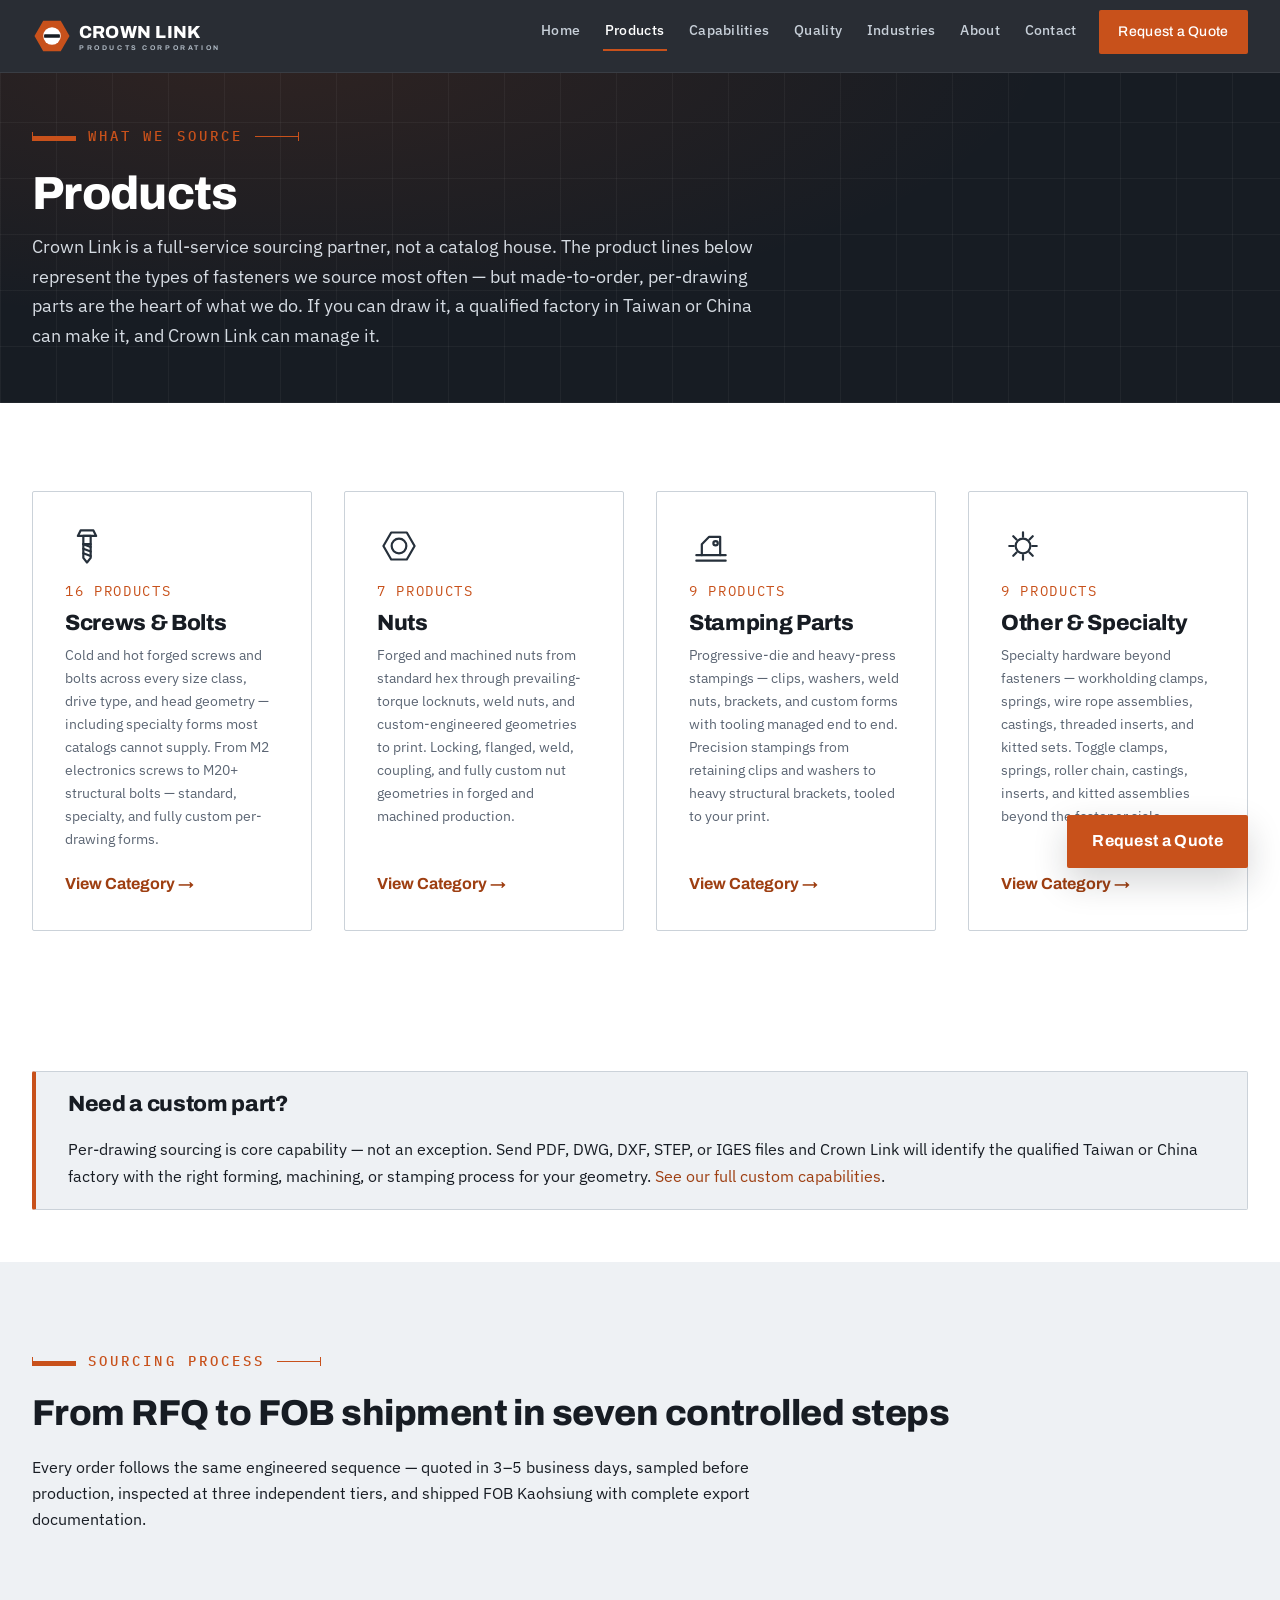
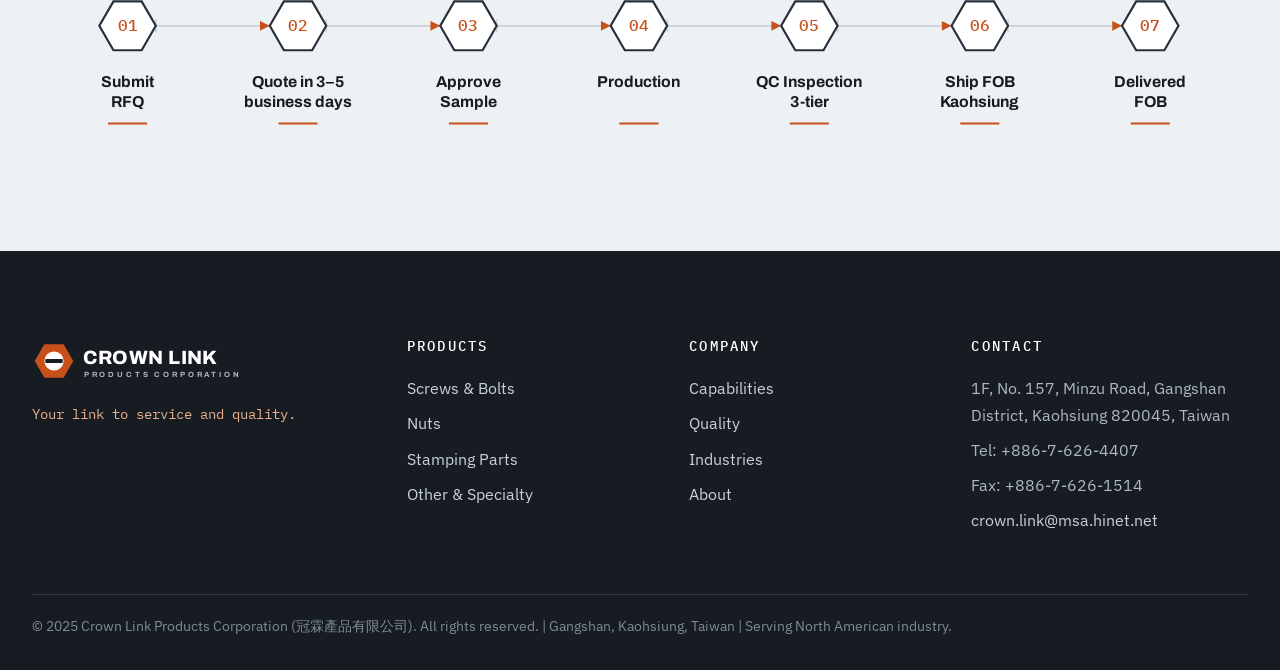
<file: pages/products.html>
<!DOCTYPE html>
<html lang="en">
<head>
<meta charset="utf-8">
<meta name="viewport" content="width=device-width, initial-scale=1">
<title>Products | Crown Link Products Corporation — Taiwan &amp; China Fastener Sourcing</title>
<meta name="description" content="41 fastener product lines from Taiwan — screws, bolts, nuts, stampings, and specialty hardware, plus full custom per-drawing OEM fastener sourcing.">
<meta property="og:title" content="Products | Crown Link Products Corporation — Taiwan &amp; China Fastener Sourcing">
<meta property="og:description" content="41 fastener product lines from Taiwan — screws, bolts, nuts, stampings, and specialty hardware, plus full custom per-drawing OEM fastener sourcing.">
<meta property="og:image" content="https://www.crown-link.com/assets/images/ui/og-default.svg">
<meta property="og:type" content="website">
<link rel="canonical" href="https://www.crown-link.com/pages/products.html">
<link rel="icon" type="image/svg+xml" href="../assets/images/ui/favicon.svg">
<link rel="preconnect" href="https://fonts.googleapis.com"><link rel="preconnect" href="https://fonts.gstatic.com" crossorigin><link href="https://fonts.googleapis.com/css2?family=Archivo:wght@700;800&family=IBM+Plex+Sans:wght@400;500;600&family=IBM+Plex+Mono:wght@400;500&display=swap" rel="stylesheet">
<link rel="stylesheet" href="../assets/css/main.css">
</head>
<body>
<header class="site-header">
  <div class="wrap header-bar">
    <a class="brand" href="../index.html" aria-label="Crown Link Products Corporation — home">
      <svg viewBox="0 0 248 48" height="40" role="img" aria-label="Crown Link Products Corporation"><polygon points="45.00,24.00 34.50,42.19 13.50,42.19 3.00,24.00 13.50,5.81 34.50,5.81" fill="#C8511B"/><circle cx="24" cy="24" r="10.5" fill="#FFFFFF"/><rect x="14.5" y="21.8" width="19" height="4.4" rx="1" fill="#171C23"/><text x="56" y="27" font-family="Archivo, Arial, sans-serif" font-weight="800" font-size="21" letter-spacing="0.5" fill="#FFFFFF">CROWN LINK</text><text x="56.5" y="41" font-family="Archivo, Arial, sans-serif" font-weight="700" font-size="8.2" letter-spacing="3.1" fill="#AEB8C2">PRODUCTS CORPORATION</text></svg>
    </a>
    <button class="nav-toggle" aria-label="Toggle navigation menu" aria-expanded="false">
      <span class="bar"></span><span class="bar"></span><span class="bar"></span>
    </button>
    <nav class="site-nav" aria-label="Primary">
      <ul><li><a href="../index.html">Home</a></li><li><a href="products.html" class="active">Products</a></li><li><a href="capabilities.html">Capabilities</a></li><li><a href="quality.html">Quality</a></li><li><a href="industries.html">Industries</a></li><li><a href="about.html">About</a></li><li><a href="contact.html">Contact</a></li><li><a class="btn btn--primary btn--sm" href="contact.html">Request a Quote</a></li></ul>
    </nav>
  </div>
</header>
<main>
<section class="page-hero section--dark tech-grid">
  <div class="wrap">
    <p class="dim">WHAT WE SOURCE</p>
    <h1>Products</h1>
    <p class="lede">Crown Link is a full-service sourcing partner, not a catalog house. The
    product lines below represent the types of fasteners we source most often — but
    made-to-order, per-drawing parts are the heart of what we do. If you can draw it,
    a qualified factory in Taiwan or China can make it, and Crown Link can manage it.</p>
  </div>
</section>

<section class="section">
  <div class="wrap">
    <div class="grid grid--4"><div class="card cat-card reveal"><div class="cat-icon"><svg viewBox="0 0 48 48" width="44" height="44" fill="none" stroke="currentColor" stroke-width="2.4" stroke-linecap="round" stroke-linejoin="round" role="img" aria-label="Screws and bolts icon"><path d="M17 7h14l3 6H14z"/><path d="M20 13h8v9h-8z"/><path d="M20 22l8 3M20 27l8 3M20 32l8 3"/><path d="M20 22v15l4 5 4-5V22"/></svg></div><span class="mono-tag">16 PRODUCTS</span><h3>Screws & Bolts</h3><p>Cold and hot forged screws and bolts across every size class, drive type, and head geometry — including specialty forms most catalogs cannot supply. From M2 electronics screws to M20+ structural bolts — standard, specialty, and fully custom per-drawing forms.</p><a class="cat-link" href="screws.html">View Category</a></div><div class="card cat-card reveal"><div class="cat-icon"><svg viewBox="0 0 48 48" width="44" height="44" fill="none" stroke="currentColor" stroke-width="2.4" stroke-linecap="round" stroke-linejoin="round" role="img" aria-label="Hex nut icon"><polygon points="41.00,24.00 32.50,38.72 15.50,38.72 7.00,24.00 15.50,9.28 32.50,9.28"/><circle cx="24" cy="24" r="8"/></svg></div><span class="mono-tag">7 PRODUCTS</span><h3>Nuts</h3><p>Forged and machined nuts from standard hex through prevailing-torque locknuts, weld nuts, and custom-engineered geometries to print. Locking, flanged, weld, coupling, and fully custom nut geometries in forged and machined production.</p><a class="cat-link" href="nuts.html">View Category</a></div><div class="card cat-card reveal"><div class="cat-icon"><svg viewBox="0 0 48 48" width="44" height="44" fill="none" stroke="currentColor" stroke-width="2.4" stroke-linecap="round" stroke-linejoin="round" role="img" aria-label="Stamped bracket icon"><path d="M8 34h32"/><path d="M14 34V22l8-8h12v20"/><circle cx="29" cy="21" r="2.4"/><path d="M8 40h32"/></svg></div><span class="mono-tag">9 PRODUCTS</span><h3>Stamping Parts</h3><p>Progressive-die and heavy-press stampings — clips, washers, weld nuts, brackets, and custom forms with tooling managed end to end. Precision stampings from retaining clips and washers to heavy structural brackets, tooled to your print.</p><a class="cat-link" href="stamping-parts.html">View Category</a></div><div class="card cat-card reveal"><div class="cat-icon"><svg viewBox="0 0 48 48" width="44" height="44" fill="none" stroke="currentColor" stroke-width="2.4" stroke-linecap="round" stroke-linejoin="round" role="img" aria-label="Specialty components icon"><circle cx="24" cy="24" r="8"/><path d="M24 9v5M24 34v5M9 24h5M34 24h5M13.4 13.4l3.5 3.5M31.1 31.1l3.5 3.5M34.6 13.4l-3.5 3.5M16.9 31.1l-3.5 3.5"/></svg></div><span class="mono-tag">9 PRODUCTS</span><h3>Other & Specialty</h3><p>Specialty hardware beyond fasteners — workholding clamps, springs, wire rope assemblies, castings, threaded inserts, and kitted sets. Toggle clamps, springs, roller chain, castings, inserts, and kitted assemblies beyond the fastener aisle.</p><a class="cat-link" href="other.html">View Category</a></div></div>
  </div>
</section>

<section class="section section--tight">
  <div class="wrap">
    <div class="callout reveal">
      <h3>Need a custom part?</h3>
      <p class="mb-0">Per-drawing sourcing is core capability — not an exception. Send PDF,
      DWG, DXF, STEP, or IGES files and Crown Link will identify the qualified Taiwan or China
      factory with the right forming, machining, or stamping process for your geometry.
      <a href="capabilities.html">See our full custom capabilities</a>.</p>
    </div>
  </div>
</section>

<section class="section section--mist">
  <div class="wrap">
    <p class="dim">SOURCING PROCESS</p>
    <h2>From RFQ to FOB shipment in seven controlled steps</h2>
    <p class="maxw">Every order follows the same engineered sequence — quoted in 3–5 business
    days, sampled before production, inspected at three independent tiers, and shipped FOB
    Kaohsiung with complete export documentation.</p>
    <div class="reveal mt-lg"><div class="process-scroll"><svg viewBox="0 0 1120 172" role="img" aria-label="Crown Link seven-step sourcing process from RFQ submission to FOB delivery"><line x1="114" y1="56" x2="219" y2="56" stroke="#CBD2D9" stroke-width="1.6"/><path d="M219 56 l-9 -4.5 v9 Z" fill="#C8511B"/><line x1="114" y1="50" x2="114" y2="62" stroke="#CBD2D9" stroke-width="1.6"/><line x1="271" y1="56" x2="376" y2="56" stroke="#CBD2D9" stroke-width="1.6"/><path d="M376 56 l-9 -4.5 v9 Z" fill="#C8511B"/><line x1="271" y1="50" x2="271" y2="62" stroke="#CBD2D9" stroke-width="1.6"/><line x1="428" y1="56" x2="533" y2="56" stroke="#CBD2D9" stroke-width="1.6"/><path d="M533 56 l-9 -4.5 v9 Z" fill="#C8511B"/><line x1="428" y1="50" x2="428" y2="62" stroke="#CBD2D9" stroke-width="1.6"/><line x1="585" y1="56" x2="690" y2="56" stroke="#CBD2D9" stroke-width="1.6"/><path d="M690 56 l-9 -4.5 v9 Z" fill="#C8511B"/><line x1="585" y1="50" x2="585" y2="62" stroke="#CBD2D9" stroke-width="1.6"/><line x1="742" y1="56" x2="847" y2="56" stroke="#CBD2D9" stroke-width="1.6"/><path d="M847 56 l-9 -4.5 v9 Z" fill="#C8511B"/><line x1="742" y1="50" x2="742" y2="62" stroke="#CBD2D9" stroke-width="1.6"/><line x1="899" y1="56" x2="1004" y2="56" stroke="#CBD2D9" stroke-width="1.6"/><path d="M1004 56 l-9 -4.5 v9 Z" fill="#C8511B"/><line x1="899" y1="50" x2="899" y2="62" stroke="#CBD2D9" stroke-width="1.6"/><polygon points="114.00,56.00 101.00,78.52 75.00,78.52 62.00,56.00 75.00,33.48 101.00,33.48" fill="#FFFFFF" stroke="#26303B" stroke-width="2"/><text x="88" y="61" text-anchor="middle" font-family="IBM Plex Mono, monospace" font-size="14.5" font-weight="500" fill="#C8511B">01</text><text x="88" y="112" text-anchor="middle" font-family="Archivo, Arial, sans-serif" font-weight="700" font-size="14.5" fill="#171C23">Submit</text><text x="88" y="131" text-anchor="middle" font-family="Archivo, Arial, sans-serif" font-weight="700" font-size="14.5" fill="#171C23">RFQ</text><line x1="70" y1="146" x2="106" y2="146" stroke="#C8511B" stroke-width="2"/><polygon points="271.00,56.00 258.00,78.52 232.00,78.52 219.00,56.00 232.00,33.48 258.00,33.48" fill="#FFFFFF" stroke="#26303B" stroke-width="2"/><text x="245" y="61" text-anchor="middle" font-family="IBM Plex Mono, monospace" font-size="14.5" font-weight="500" fill="#C8511B">02</text><text x="245" y="112" text-anchor="middle" font-family="Archivo, Arial, sans-serif" font-weight="700" font-size="14.5" fill="#171C23">Quote in 3–5</text><text x="245" y="131" text-anchor="middle" font-family="Archivo, Arial, sans-serif" font-weight="700" font-size="14.5" fill="#171C23">business days</text><line x1="227" y1="146" x2="263" y2="146" stroke="#C8511B" stroke-width="2"/><polygon points="428.00,56.00 415.00,78.52 389.00,78.52 376.00,56.00 389.00,33.48 415.00,33.48" fill="#FFFFFF" stroke="#26303B" stroke-width="2"/><text x="402" y="61" text-anchor="middle" font-family="IBM Plex Mono, monospace" font-size="14.5" font-weight="500" fill="#C8511B">03</text><text x="402" y="112" text-anchor="middle" font-family="Archivo, Arial, sans-serif" font-weight="700" font-size="14.5" fill="#171C23">Approve</text><text x="402" y="131" text-anchor="middle" font-family="Archivo, Arial, sans-serif" font-weight="700" font-size="14.5" fill="#171C23">Sample</text><line x1="384" y1="146" x2="420" y2="146" stroke="#C8511B" stroke-width="2"/><polygon points="585.00,56.00 572.00,78.52 546.00,78.52 533.00,56.00 546.00,33.48 572.00,33.48" fill="#FFFFFF" stroke="#26303B" stroke-width="2"/><text x="559" y="61" text-anchor="middle" font-family="IBM Plex Mono, monospace" font-size="14.5" font-weight="500" fill="#C8511B">04</text><text x="559" y="112" text-anchor="middle" font-family="Archivo, Arial, sans-serif" font-weight="700" font-size="14.5" fill="#171C23">Production</text><line x1="541" y1="146" x2="577" y2="146" stroke="#C8511B" stroke-width="2"/><polygon points="742.00,56.00 729.00,78.52 703.00,78.52 690.00,56.00 703.00,33.48 729.00,33.48" fill="#FFFFFF" stroke="#26303B" stroke-width="2"/><text x="716" y="61" text-anchor="middle" font-family="IBM Plex Mono, monospace" font-size="14.5" font-weight="500" fill="#C8511B">05</text><text x="716" y="112" text-anchor="middle" font-family="Archivo, Arial, sans-serif" font-weight="700" font-size="14.5" fill="#171C23">QC Inspection</text><text x="716" y="131" text-anchor="middle" font-family="Archivo, Arial, sans-serif" font-weight="700" font-size="14.5" fill="#171C23">3-tier</text><line x1="698" y1="146" x2="734" y2="146" stroke="#C8511B" stroke-width="2"/><polygon points="899.00,56.00 886.00,78.52 860.00,78.52 847.00,56.00 860.00,33.48 886.00,33.48" fill="#FFFFFF" stroke="#26303B" stroke-width="2"/><text x="873" y="61" text-anchor="middle" font-family="IBM Plex Mono, monospace" font-size="14.5" font-weight="500" fill="#C8511B">06</text><text x="873" y="112" text-anchor="middle" font-family="Archivo, Arial, sans-serif" font-weight="700" font-size="14.5" fill="#171C23">Ship FOB</text><text x="873" y="131" text-anchor="middle" font-family="Archivo, Arial, sans-serif" font-weight="700" font-size="14.5" fill="#171C23">Kaohsiung</text><line x1="855" y1="146" x2="891" y2="146" stroke="#C8511B" stroke-width="2"/><polygon points="1056.00,56.00 1043.00,78.52 1017.00,78.52 1004.00,56.00 1017.00,33.48 1043.00,33.48" fill="#FFFFFF" stroke="#26303B" stroke-width="2"/><text x="1030" y="61" text-anchor="middle" font-family="IBM Plex Mono, monospace" font-size="14.5" font-weight="500" fill="#C8511B">07</text><text x="1030" y="112" text-anchor="middle" font-family="Archivo, Arial, sans-serif" font-weight="700" font-size="14.5" fill="#171C23">Delivered</text><text x="1030" y="131" text-anchor="middle" font-family="Archivo, Arial, sans-serif" font-weight="700" font-size="14.5" fill="#171C23">FOB</text><line x1="1012" y1="146" x2="1048" y2="146" stroke="#C8511B" stroke-width="2"/></svg></div></div>
  </div>
</section>
</main>
<footer class="site-footer">
  <div class="wrap">
    <div class="footer-grid">
      <div>
        <span class="brand"><svg viewBox="0 0 248 48" height="44" role="img" aria-label="Crown Link Products Corporation"><polygon points="45.00,24.00 34.50,42.19 13.50,42.19 3.00,24.00 13.50,5.81 34.50,5.81" fill="#C8511B"/><circle cx="24" cy="24" r="10.5" fill="#FFFFFF"/><rect x="14.5" y="21.8" width="19" height="4.4" rx="1" fill="#171C23"/><text x="56" y="27" font-family="Archivo, Arial, sans-serif" font-weight="800" font-size="21" letter-spacing="0.5" fill="#FFFFFF">CROWN LINK</text><text x="56.5" y="41" font-family="Archivo, Arial, sans-serif" font-weight="700" font-size="8.2" letter-spacing="3.1" fill="#AEB8C2">PRODUCTS CORPORATION</text></svg></span>
        <p class="footer-tagline">Your link to service and quality.</p>
      </div>
      <div>
        <h4>Products</h4>
        <ul><li><a href="screws.html">Screws & Bolts</a></li><li><a href="nuts.html">Nuts</a></li><li><a href="stamping-parts.html">Stamping Parts</a></li><li><a href="other.html">Other & Specialty</a></li></ul>
      </div>
      <div>
        <h4>Company</h4>
        <ul>
          <li><a href="capabilities.html">Capabilities</a></li>
          <li><a href="quality.html">Quality</a></li>
          <li><a href="industries.html">Industries</a></li>
          <li><a href="about.html">About</a></li>
        </ul>
      </div>
      <div>
        <h4>Contact</h4>
        <ul>
          <li>1F, No. 157, Minzu Road, Gangshan District, Kaohsiung 820045, Taiwan</li>
          <li>Tel: +886-7-626-4407</li>
          <li>Fax: +886-7-626-1514</li>
          <li><a href="mailto:crown.link@msa.hinet.net">crown.link@msa.hinet.net</a></li>
        </ul>
      </div>
    </div>
    <div class="footer-bottom">
      © 2025 Crown Link Products Corporation (冠霖產品有限公司). All rights reserved.
      | Gangshan, Kaohsiung, Taiwan | Serving North American industry.
    </div>
  </div>
</footer>
<a class="quote-fab btn btn--primary" href="contact.html">Request a Quote</a>
<script src="../assets/js/main.js"></script>
</body>
</html>
</file>
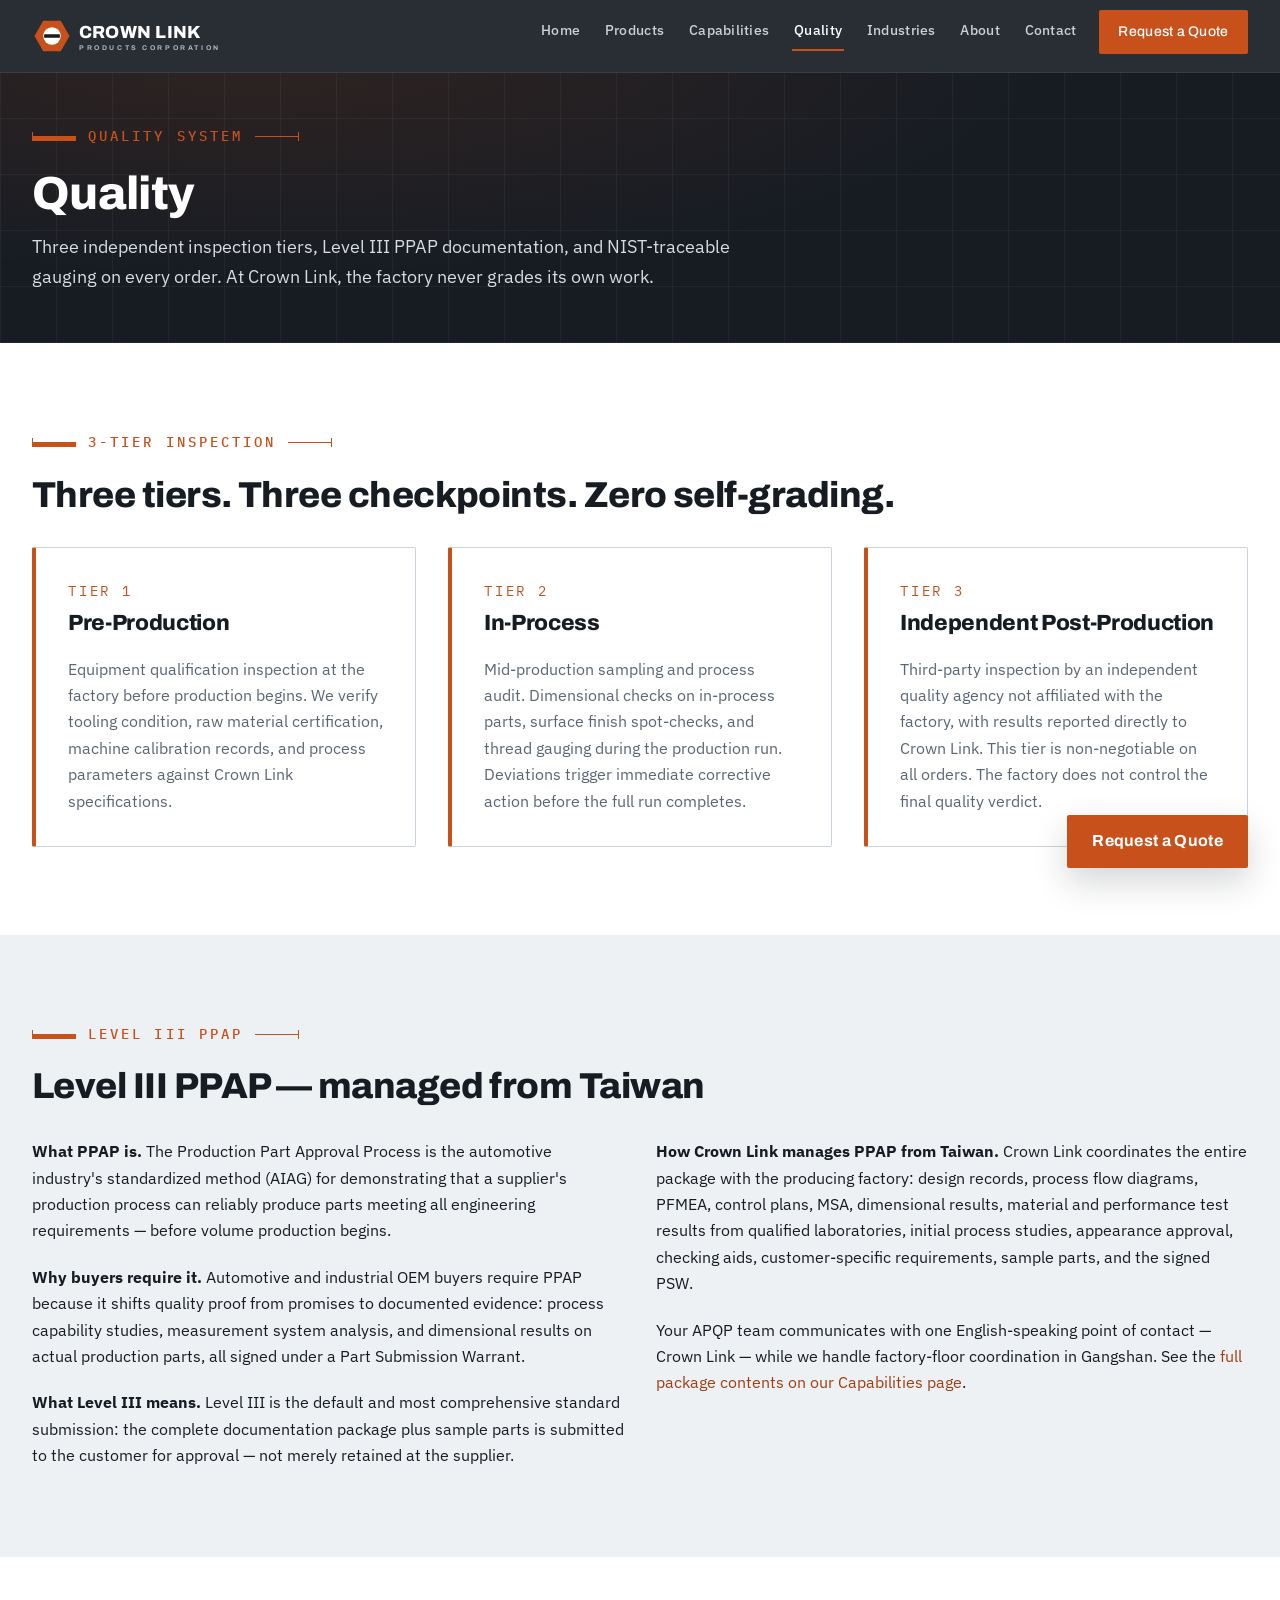
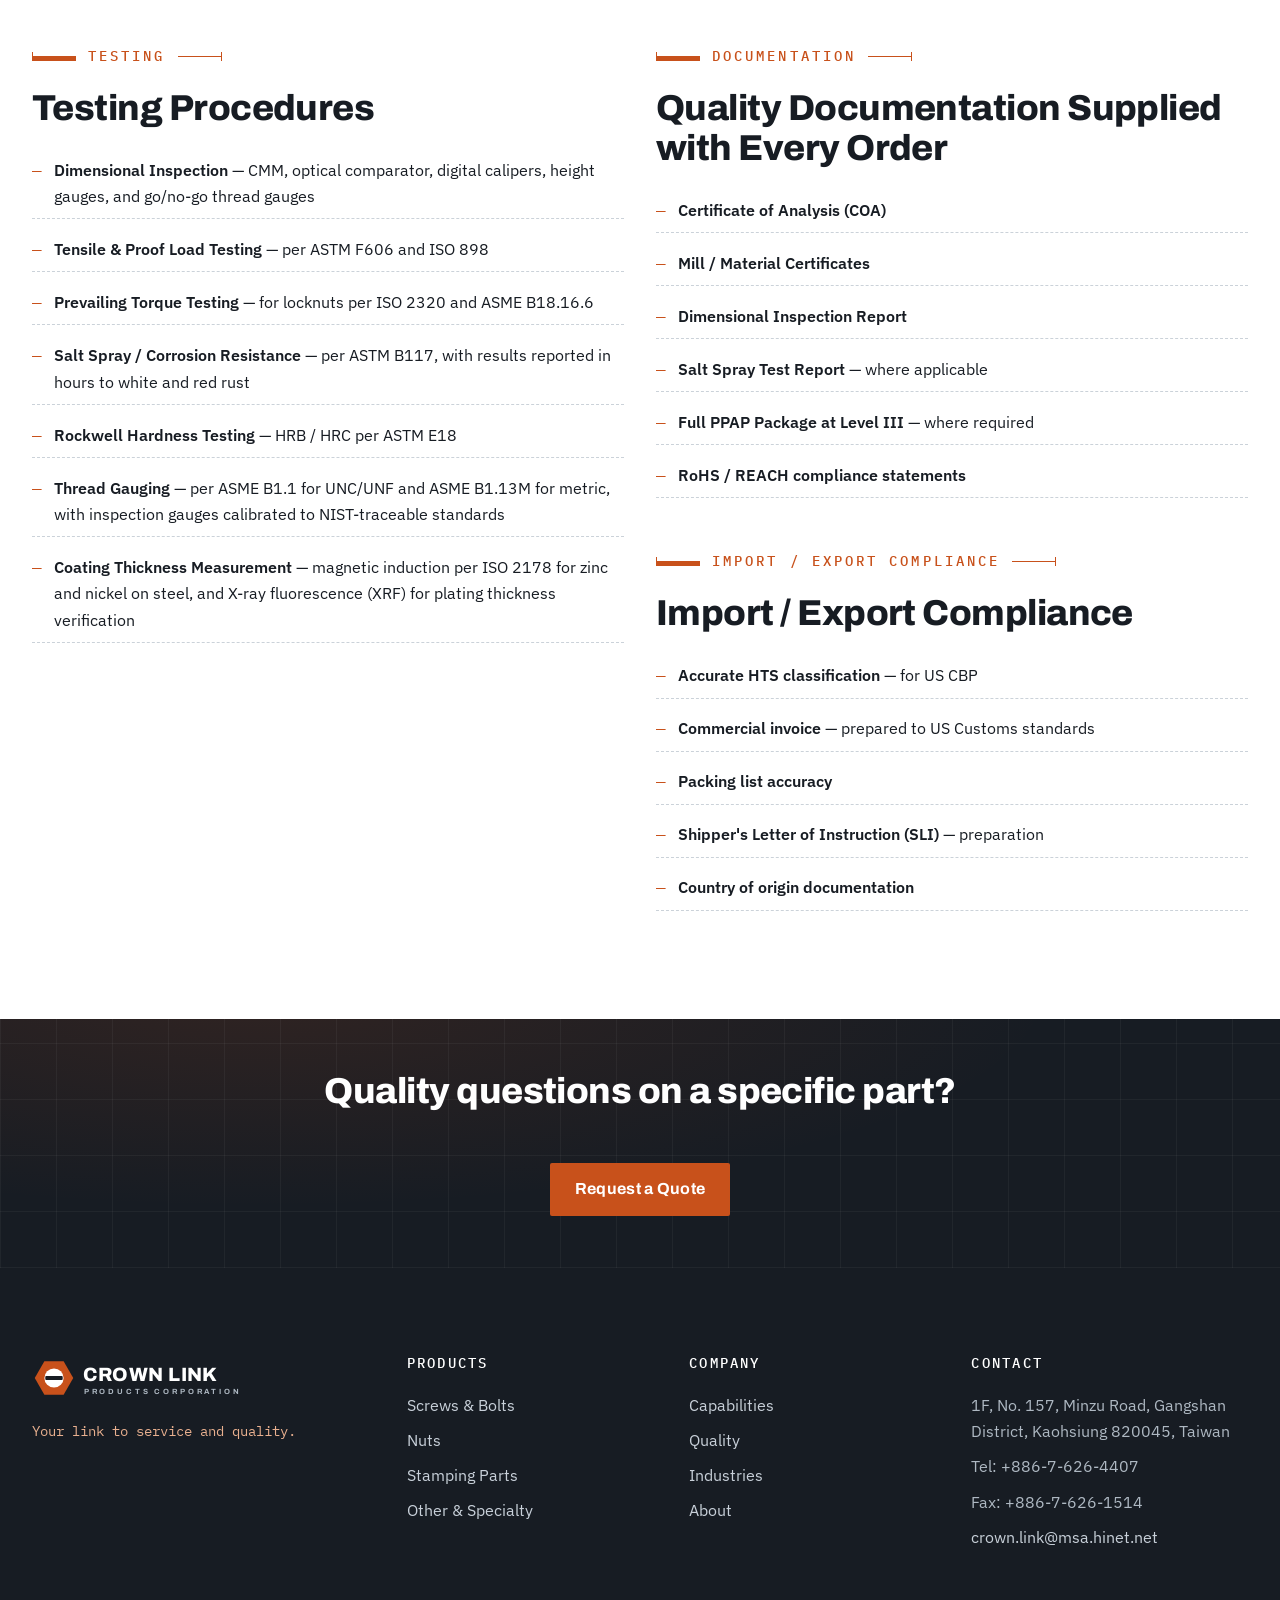
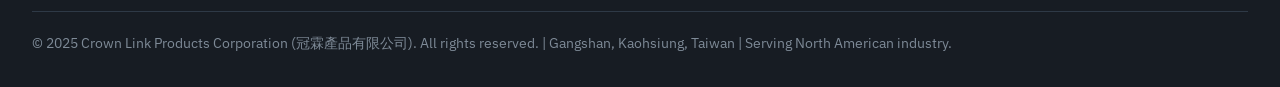
<file: pages/quality.html>
<!DOCTYPE html>
<html lang="en">
<head>
<meta charset="utf-8">
<meta name="viewport" content="width=device-width, initial-scale=1">
<title>Quality | Crown Link Products Corporation — Taiwan &amp; China Fastener Sourcing</title>
<meta name="description" content="Crown Link quality system: 3-tier independent inspection, Level III PPAP packages, ASTM/ISO testing, NIST-traceable gauging, and US CBP-ready export docs.">
<meta property="og:title" content="Quality | Crown Link Products Corporation — Taiwan &amp; China Fastener Sourcing">
<meta property="og:description" content="Crown Link quality system: 3-tier independent inspection, Level III PPAP packages, ASTM/ISO testing, NIST-traceable gauging, and US CBP-ready export docs.">
<meta property="og:image" content="https://www.crown-link.com/assets/images/ui/og-default.svg">
<meta property="og:type" content="website">
<link rel="canonical" href="https://www.crown-link.com/pages/quality.html">
<link rel="icon" type="image/svg+xml" href="../assets/images/ui/favicon.svg">
<link rel="preconnect" href="https://fonts.googleapis.com"><link rel="preconnect" href="https://fonts.gstatic.com" crossorigin><link href="https://fonts.googleapis.com/css2?family=Archivo:wght@700;800&family=IBM+Plex+Sans:wght@400;500;600&family=IBM+Plex+Mono:wght@400;500&display=swap" rel="stylesheet">
<link rel="stylesheet" href="../assets/css/main.css">
</head>
<body>
<header class="site-header">
  <div class="wrap header-bar">
    <a class="brand" href="../index.html" aria-label="Crown Link Products Corporation — home">
      <svg viewBox="0 0 248 48" height="40" role="img" aria-label="Crown Link Products Corporation"><polygon points="45.00,24.00 34.50,42.19 13.50,42.19 3.00,24.00 13.50,5.81 34.50,5.81" fill="#C8511B"/><circle cx="24" cy="24" r="10.5" fill="#FFFFFF"/><rect x="14.5" y="21.8" width="19" height="4.4" rx="1" fill="#171C23"/><text x="56" y="27" font-family="Archivo, Arial, sans-serif" font-weight="800" font-size="21" letter-spacing="0.5" fill="#FFFFFF">CROWN LINK</text><text x="56.5" y="41" font-family="Archivo, Arial, sans-serif" font-weight="700" font-size="8.2" letter-spacing="3.1" fill="#AEB8C2">PRODUCTS CORPORATION</text></svg>
    </a>
    <button class="nav-toggle" aria-label="Toggle navigation menu" aria-expanded="false">
      <span class="bar"></span><span class="bar"></span><span class="bar"></span>
    </button>
    <nav class="site-nav" aria-label="Primary">
      <ul><li><a href="../index.html">Home</a></li><li><a href="products.html">Products</a></li><li><a href="capabilities.html">Capabilities</a></li><li><a href="quality.html" class="active">Quality</a></li><li><a href="industries.html">Industries</a></li><li><a href="about.html">About</a></li><li><a href="contact.html">Contact</a></li><li><a class="btn btn--primary btn--sm" href="contact.html">Request a Quote</a></li></ul>
    </nav>
  </div>
</header>
<main>
<section class="page-hero section--dark tech-grid">
  <div class="wrap">
    <p class="dim">QUALITY SYSTEM</p>
    <h1>Quality</h1>
    <p class="lede">Three independent inspection tiers, Level III PPAP documentation, and
    NIST-traceable gauging on every order. At Crown Link, the factory never grades its own
    work.</p>
  </div>
</section>

<section class="section">
  <div class="wrap">
    <p class="dim">3-TIER INSPECTION</p>
    <h2>Three tiers. Three checkpoints. Zero self-grading.</h2>
    <div class="grid grid--3 mt-lg"><div class="tier reveal"><span class="tier-no">TIER 1</span><h3>Pre-Production</h3><p>Equipment qualification inspection at the factory before production begins. We verify tooling condition, raw material certification, machine calibration records, and process parameters against Crown Link specifications.</p></div><div class="tier reveal"><span class="tier-no">TIER 2</span><h3>In-Process</h3><p>Mid-production sampling and process audit. Dimensional checks on in-process parts, surface finish spot-checks, and thread gauging during the production run. Deviations trigger immediate corrective action before the full run completes.</p></div><div class="tier reveal"><span class="tier-no">TIER 3</span><h3>Independent Post-Production</h3><p>Third-party inspection by an independent quality agency not affiliated with the factory, with results reported directly to Crown Link. This tier is non-negotiable on all orders. The factory does not control the final quality verdict.</p></div></div>
  </div>
</section>

<section class="section section--mist">
  <div class="wrap">
    <p class="dim">LEVEL III PPAP</p>
    <h2>Level III PPAP — managed from Taiwan</h2>
    <div class="grid grid--2 mt-lg">
      <div class="reveal">
        <p><strong>What PPAP is.</strong> The Production Part Approval Process is the
        automotive industry's standardized method (AIAG) for demonstrating that a supplier's
        production process can reliably produce parts meeting all engineering requirements
        — before volume production begins.</p>
        <p><strong>Why buyers require it.</strong> Automotive and industrial OEM
        buyers require PPAP because it shifts quality proof from promises to documented
        evidence: process capability studies, measurement system analysis, and dimensional
        results on actual production parts, all signed under a Part Submission Warrant.</p>
        <p class="mb-0"><strong>What Level III means.</strong> Level III is the default and
        most comprehensive standard submission: the complete documentation package plus
        sample parts is submitted to the customer for approval — not merely retained at the
        supplier.</p>
      </div>
      <div class="reveal">
        <p><strong>How Crown Link manages PPAP from Taiwan.</strong> Crown Link coordinates
        the entire package with the producing factory: design records, process flow
        diagrams, PFMEA, control plans, MSA, dimensional results, material and performance
        test results from qualified laboratories, initial process studies, appearance
        approval, checking aids, customer-specific requirements, sample parts, and the
        signed PSW.</p>
        <p class="mb-0">Your APQP team communicates with one English-speaking point of
        contact — Crown Link — while we handle factory-floor coordination in Gangshan. See
        the <a href="capabilities.html">full package contents on our Capabilities page</a>.</p>
      </div>
    </div>
  </div>
</section>

<section class="section">
  <div class="wrap">
    <div class="grid grid--2">
      <div class="spec-block reveal"><p class="dim">TESTING</p>
        <h2>Testing Procedures</h2><ul class="spec-list"><li><span><strong>Dimensional Inspection</strong> — CMM, optical comparator, digital calipers, height gauges, and go/no-go thread gauges</span></li><li><span><strong>Tensile & Proof Load Testing</strong> — per ASTM F606 and ISO 898</span></li><li><span><strong>Prevailing Torque Testing</strong> — for locknuts per ISO 2320 and ASME B18.16.6</span></li><li><span><strong>Salt Spray / Corrosion Resistance</strong> — per ASTM B117, with results reported in hours to white and red rust</span></li><li><span><strong>Rockwell Hardness Testing</strong> — HRB / HRC per ASTM E18</span></li><li><span><strong>Thread Gauging</strong> — per ASME B1.1 for UNC/UNF and ASME B1.13M for metric, with inspection gauges calibrated to NIST-traceable standards</span></li><li><span><strong>Coating Thickness Measurement</strong> — magnetic induction per ISO 2178 for zinc and nickel on steel, and X-ray fluorescence (XRF) for plating thickness verification</span></li></ul></div>
      <div class="spec-block reveal"><p class="dim">DOCUMENTATION</p>
        <h2>Quality Documentation Supplied with Every Order</h2>
        <ul class="spec-list"><li><span><strong>Certificate of Analysis (COA)</strong></span></li><li><span><strong>Mill / Material Certificates</strong></span></li><li><span><strong>Dimensional Inspection Report</strong></span></li><li><span><strong>Salt Spray Test Report</strong> — where applicable</span></li><li><span><strong>Full PPAP Package at Level III</strong> — where required</span></li><li><span><strong>RoHS / REACH compliance statements</strong></span></li></ul>
        <p class="dim mt-xl">IMPORT / EXPORT COMPLIANCE</p>
        <h2>Import / Export Compliance</h2><ul class="spec-list"><li><span><strong>Accurate HTS classification</strong> — for US CBP</span></li><li><span><strong>Commercial invoice</strong> — prepared to US Customs standards</span></li><li><span><strong>Packing list accuracy</strong></span></li><li><span><strong>Shipper's Letter of Instruction (SLI)</strong> — preparation</span></li><li><span><strong>Country of origin documentation</strong></span></li></ul></div>
    </div>
  </div>
</section>

<section class="section section--dark tech-grid section--tight">
  <div class="wrap center">
    <h2>Quality questions on a specific part?</h2>
    <a class="btn btn--primary mt-lg" href="contact.html">Request a Quote</a>
  </div>
</section>
</main>
<footer class="site-footer">
  <div class="wrap">
    <div class="footer-grid">
      <div>
        <span class="brand"><svg viewBox="0 0 248 48" height="44" role="img" aria-label="Crown Link Products Corporation"><polygon points="45.00,24.00 34.50,42.19 13.50,42.19 3.00,24.00 13.50,5.81 34.50,5.81" fill="#C8511B"/><circle cx="24" cy="24" r="10.5" fill="#FFFFFF"/><rect x="14.5" y="21.8" width="19" height="4.4" rx="1" fill="#171C23"/><text x="56" y="27" font-family="Archivo, Arial, sans-serif" font-weight="800" font-size="21" letter-spacing="0.5" fill="#FFFFFF">CROWN LINK</text><text x="56.5" y="41" font-family="Archivo, Arial, sans-serif" font-weight="700" font-size="8.2" letter-spacing="3.1" fill="#AEB8C2">PRODUCTS CORPORATION</text></svg></span>
        <p class="footer-tagline">Your link to service and quality.</p>
      </div>
      <div>
        <h4>Products</h4>
        <ul><li><a href="screws.html">Screws & Bolts</a></li><li><a href="nuts.html">Nuts</a></li><li><a href="stamping-parts.html">Stamping Parts</a></li><li><a href="other.html">Other & Specialty</a></li></ul>
      </div>
      <div>
        <h4>Company</h4>
        <ul>
          <li><a href="capabilities.html">Capabilities</a></li>
          <li><a href="quality.html">Quality</a></li>
          <li><a href="industries.html">Industries</a></li>
          <li><a href="about.html">About</a></li>
        </ul>
      </div>
      <div>
        <h4>Contact</h4>
        <ul>
          <li>1F, No. 157, Minzu Road, Gangshan District, Kaohsiung 820045, Taiwan</li>
          <li>Tel: +886-7-626-4407</li>
          <li>Fax: +886-7-626-1514</li>
          <li><a href="mailto:crown.link@msa.hinet.net">crown.link@msa.hinet.net</a></li>
        </ul>
      </div>
    </div>
    <div class="footer-bottom">
      © 2025 Crown Link Products Corporation (冠霖產品有限公司). All rights reserved.
      | Gangshan, Kaohsiung, Taiwan | Serving North American industry.
    </div>
  </div>
</footer>
<a class="quote-fab btn btn--primary" href="contact.html">Request a Quote</a>
<script src="../assets/js/main.js"></script>
</body>
</html>
</file>
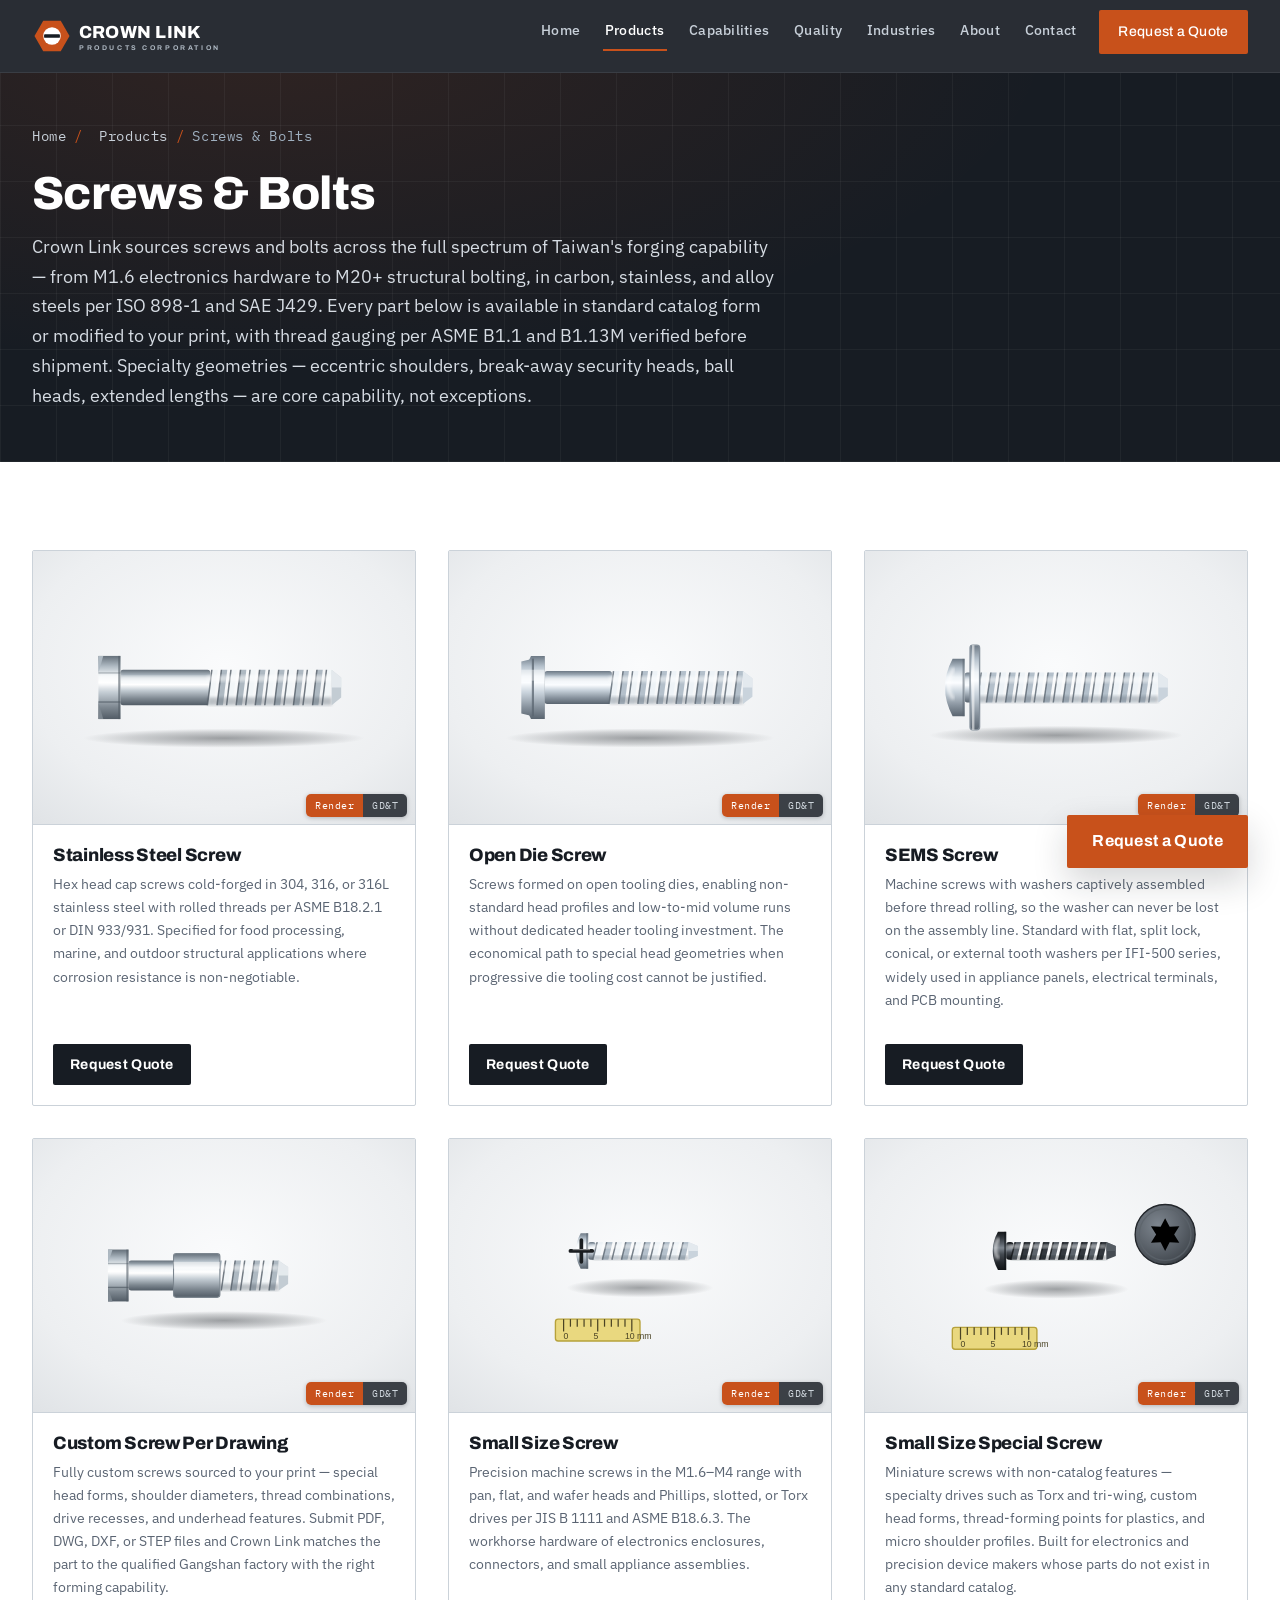
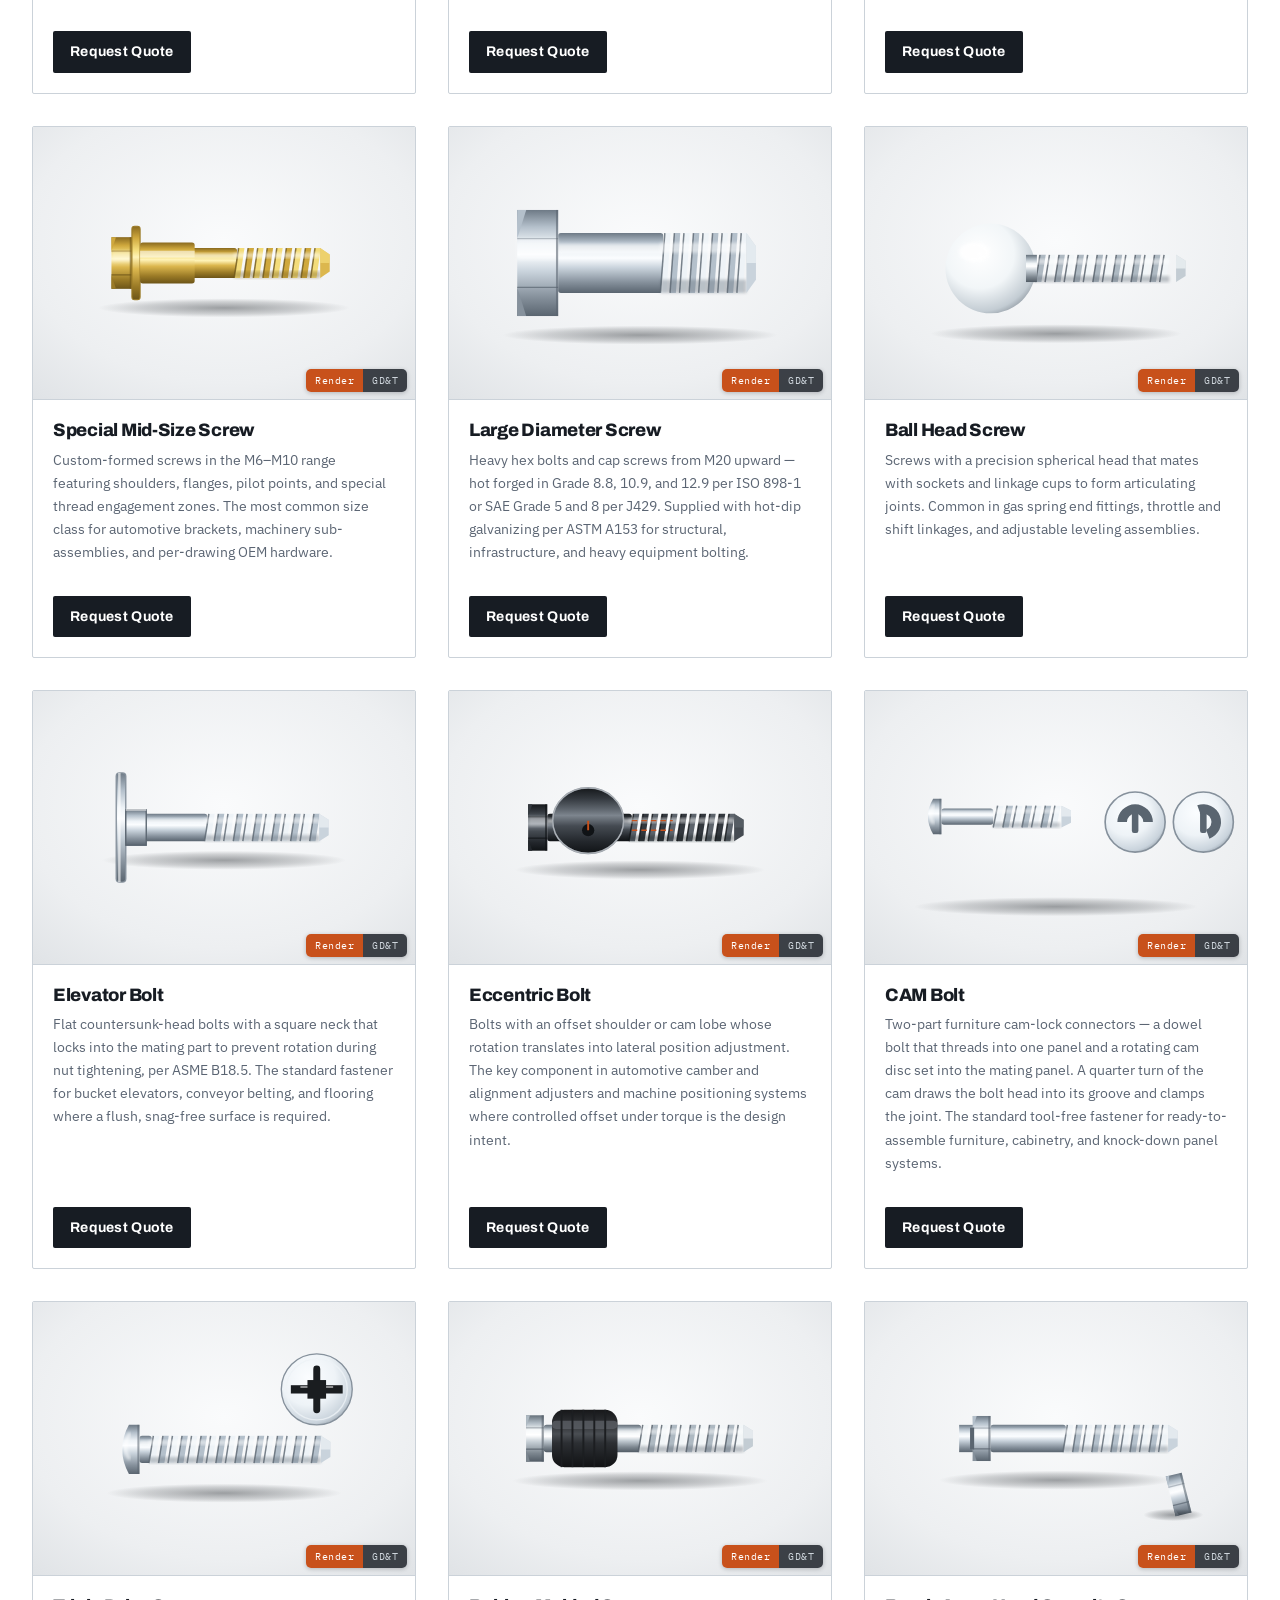
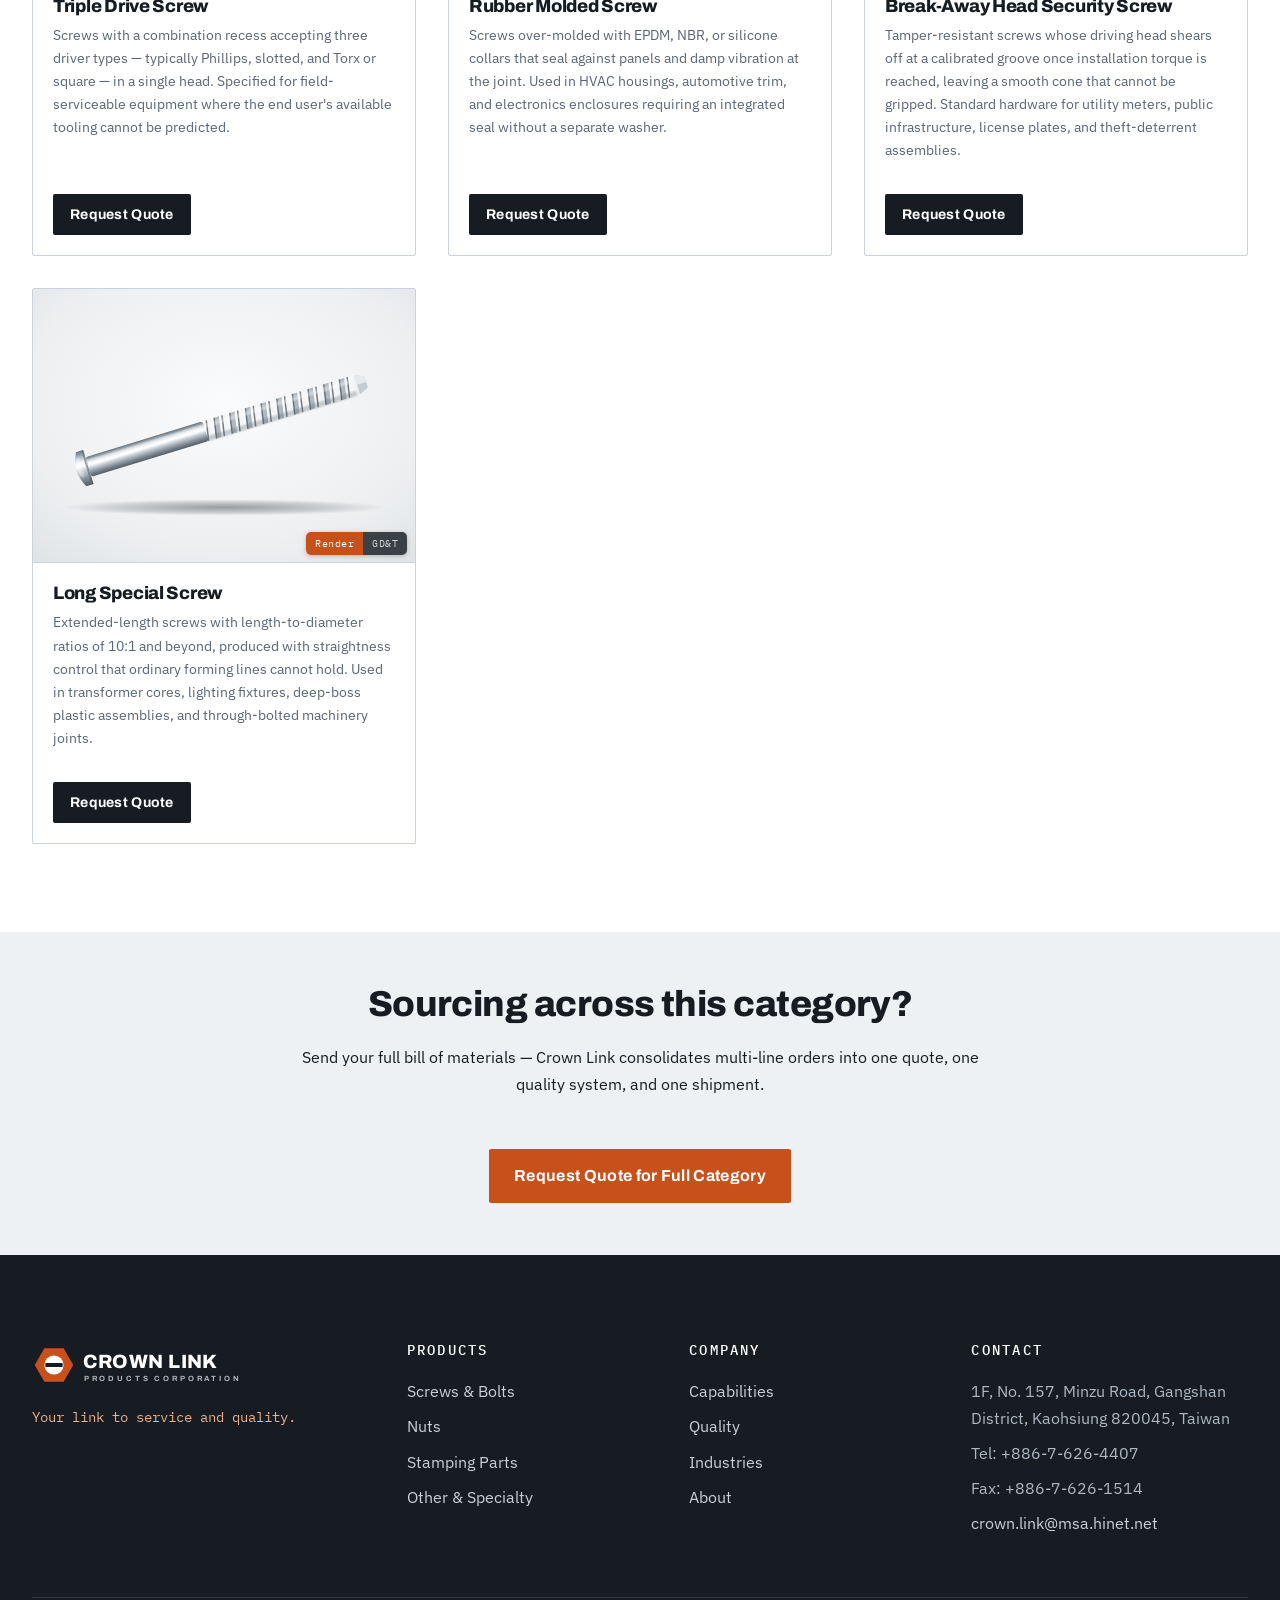
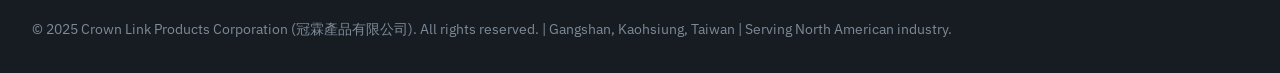
<file: pages/screws.html>
<!DOCTYPE html>
<html lang="en">
<head>
<meta charset="utf-8">
<meta name="viewport" content="width=device-width, initial-scale=1">
<title>Screws & Bolts | Crown Link Products Corporation — Taiwan &amp; China Fastener Sourcing</title>
<meta name="description" content="Taiwan &amp; China screw and bolt sourcing: stainless, alloy, and custom per-drawing screws from M2 electronics hardware to M20+ structural bolts, ISO 898-1 grades.">
<meta property="og:title" content="Screws & Bolts | Crown Link Products Corporation — Taiwan &amp; China Fastener Sourcing">
<meta property="og:description" content="Taiwan &amp; China screw and bolt sourcing: stainless, alloy, and custom per-drawing screws from M2 electronics hardware to M20+ structural bolts, ISO 898-1 grades.">
<meta property="og:image" content="https://www.crown-link.com/assets/images/ui/og-default.svg">
<meta property="og:type" content="website">
<link rel="canonical" href="https://www.crown-link.com/pages/screws.html">
<link rel="icon" type="image/svg+xml" href="../assets/images/ui/favicon.svg">
<link rel="preconnect" href="https://fonts.googleapis.com"><link rel="preconnect" href="https://fonts.gstatic.com" crossorigin><link href="https://fonts.googleapis.com/css2?family=Archivo:wght@700;800&family=IBM+Plex+Sans:wght@400;500;600&family=IBM+Plex+Mono:wght@400;500&display=swap" rel="stylesheet">
<link rel="stylesheet" href="../assets/css/main.css">
</head>
<body>
<header class="site-header">
  <div class="wrap header-bar">
    <a class="brand" href="../index.html" aria-label="Crown Link Products Corporation — home">
      <svg viewBox="0 0 248 48" height="40" role="img" aria-label="Crown Link Products Corporation"><polygon points="45.00,24.00 34.50,42.19 13.50,42.19 3.00,24.00 13.50,5.81 34.50,5.81" fill="#C8511B"/><circle cx="24" cy="24" r="10.5" fill="#FFFFFF"/><rect x="14.5" y="21.8" width="19" height="4.4" rx="1" fill="#171C23"/><text x="56" y="27" font-family="Archivo, Arial, sans-serif" font-weight="800" font-size="21" letter-spacing="0.5" fill="#FFFFFF">CROWN LINK</text><text x="56.5" y="41" font-family="Archivo, Arial, sans-serif" font-weight="700" font-size="8.2" letter-spacing="3.1" fill="#AEB8C2">PRODUCTS CORPORATION</text></svg>
    </a>
    <button class="nav-toggle" aria-label="Toggle navigation menu" aria-expanded="false">
      <span class="bar"></span><span class="bar"></span><span class="bar"></span>
    </button>
    <nav class="site-nav" aria-label="Primary">
      <ul><li><a href="../index.html">Home</a></li><li><a href="products.html" class="active">Products</a></li><li><a href="capabilities.html">Capabilities</a></li><li><a href="quality.html">Quality</a></li><li><a href="industries.html">Industries</a></li><li><a href="about.html">About</a></li><li><a href="contact.html">Contact</a></li><li><a class="btn btn--primary btn--sm" href="contact.html">Request a Quote</a></li></ul>
    </nav>
  </div>
</header>
<main>
<section class="page-hero section--dark tech-grid">
  <div class="wrap">
    <nav class="breadcrumb" aria-label="Breadcrumb">
      <a href="../index.html">Home</a><span class="sep">/</span>
      <a href="products.html">Products</a><span class="sep">/</span>Screws & Bolts
    </nav>
    <h1>Screws & Bolts</h1>
    <p class="lede">Crown Link sources screws and bolts across the full spectrum of Taiwan's forging capability — from M1.6 electronics hardware to M20+ structural bolting, in carbon, stainless, and alloy steels per ISO 898-1 and SAE J429. Every part below is available in standard catalog form or modified to your print, with thread gauging per ASME B1.1 and B1.13M verified before shipment. Specialty geometries — eccentric shoulders, break-away security heads, ball heads, extended lengths — are core capability, not exceptions.</p>
  </div>
</section>

<section class="section">
  <div class="wrap">
    <div class="product-grid"><article class="product-card reveal">
  <div class="product-media"><img class="pm-img pm-photo" src="../assets/images/products/stainless-steel-screw.svg" alt="Stainless steel hex head cap screw with partially threaded shank and bright corrosion-resistant finish, Taiwan manufactured" loading="lazy" width="280" height="200"><img class="pm-img pm-draw" src="../assets/images/products/drawings/stainless-steel-screw-gdt.svg" alt="GD&amp;T engineering drawing of Stainless Steel Screw with toleranced dimensions, datums, and thread callouts per ASME Y14.5" loading="lazy" width="280" height="200" hidden><div class="pm-toggle" aria-label="Switch product image view"><button type="button" class="pm-btn is-on" data-view="photo" aria-pressed="true">Render</button><button type="button" class="pm-btn" data-view="draw" aria-pressed="false">GD&amp;T</button></div></div>
  <div class="product-body">
    <h3>Stainless Steel Screw</h3>
    <p>Hex head cap screws cold-forged in 304, 316, or 316L stainless steel with rolled threads per ASME B18.2.1 or DIN 933/931. Specified for food processing, marine, and outdoor structural applications where corrosion resistance is non-negotiable.</p>
    <a class="btn btn--ink btn--sm" href="contact.html?product=Stainless%20Steel%20Screw">Request Quote</a>
  </div>
</article><article class="product-card reveal">
  <div class="product-media"><img class="pm-img pm-photo" src="../assets/images/products/open-die-screw.svg" alt="Open die forged screw with non-standard trapezoidal head profile and visible forging parting line, custom tooling part" loading="lazy" width="280" height="200"><img class="pm-img pm-draw" src="../assets/images/products/drawings/open-die-screw-gdt.svg" alt="GD&amp;T engineering drawing of Open Die Screw with toleranced dimensions, datums, and thread callouts per ASME Y14.5" loading="lazy" width="280" height="200" hidden><div class="pm-toggle" aria-label="Switch product image view"><button type="button" class="pm-btn is-on" data-view="photo" aria-pressed="true">Render</button><button type="button" class="pm-btn" data-view="draw" aria-pressed="false">GD&amp;T</button></div></div>
  <div class="product-body">
    <h3>Open Die Screw</h3>
    <p>Screws formed on open tooling dies, enabling non-standard head profiles and low-to-mid volume runs without dedicated header tooling investment. The economical path to special head geometries when progressive die tooling cost cannot be justified.</p>
    <a class="btn btn--ink btn--sm" href="contact.html?product=Open%20Die%20Screw">Request Quote</a>
  </div>
</article><article class="product-card reveal">
  <div class="product-media"><img class="pm-img pm-photo" src="../assets/images/products/sems-screw.svg" alt="SEMS machine screw with captive flat washer permanently assembled under the head, thread rolled after washer assembly" loading="lazy" width="280" height="200"><img class="pm-img pm-draw" src="../assets/images/products/drawings/sems-screw-gdt.svg" alt="GD&amp;T engineering drawing of SEMS Screw with toleranced dimensions, datums, and thread callouts per ASME Y14.5" loading="lazy" width="280" height="200" hidden><div class="pm-toggle" aria-label="Switch product image view"><button type="button" class="pm-btn is-on" data-view="photo" aria-pressed="true">Render</button><button type="button" class="pm-btn" data-view="draw" aria-pressed="false">GD&amp;T</button></div></div>
  <div class="product-body">
    <h3>SEMS Screw</h3>
    <p>Machine screws with washers captively assembled before thread rolling, so the washer can never be lost on the assembly line. Standard with flat, split lock, conical, or external tooth washers per IFI-500 series, widely used in appliance panels, electrical terminals, and PCB mounting.</p>
    <a class="btn btn--ink btn--sm" href="contact.html?product=SEMS%20Screw">Request Quote</a>
  </div>
</article><article class="product-card reveal">
  <div class="product-media"><img class="pm-img pm-photo" src="../assets/images/products/custom-screw-per-drawing.svg" alt="Studio render of a custom stepped-shoulder screw produced to customer print with hex head and partial thread" loading="lazy" width="280" height="200"><img class="pm-img pm-draw" src="../assets/images/products/drawings/custom-screw-per-drawing-gdt.svg" alt="GD&amp;T engineering drawing of Custom Screw Per Drawing with toleranced dimensions, datums, and thread callouts per ASME Y14.5" loading="lazy" width="280" height="200" hidden><div class="pm-toggle" aria-label="Switch product image view"><button type="button" class="pm-btn is-on" data-view="photo" aria-pressed="true">Render</button><button type="button" class="pm-btn" data-view="draw" aria-pressed="false">GD&amp;T</button></div></div>
  <div class="product-body">
    <h3>Custom Screw Per Drawing</h3>
    <p>Fully custom screws sourced to your print — special head forms, shoulder diameters, thread combinations, drive recesses, and underhead features. Submit PDF, DWG, DXF, or STEP files and Crown Link matches the part to the qualified Gangshan factory with the right forming capability.</p>
    <a class="btn btn--ink btn--sm" href="contact.html?product=Custom%20Screw%20Per%20Drawing">Request Quote</a>
  </div>
</article><article class="product-card reveal">
  <div class="product-media"><img class="pm-img pm-photo" src="../assets/images/products/small-size-screw.svg" alt="Miniature M2 pan head Phillips machine screw with fine thread pitch shown against a 10 millimeter scale reference" loading="lazy" width="280" height="200"><img class="pm-img pm-draw" src="../assets/images/products/drawings/small-size-screw-gdt.svg" alt="GD&amp;T engineering drawing of Small Size Screw with toleranced dimensions, datums, and thread callouts per ASME Y14.5" loading="lazy" width="280" height="200" hidden><div class="pm-toggle" aria-label="Switch product image view"><button type="button" class="pm-btn is-on" data-view="photo" aria-pressed="true">Render</button><button type="button" class="pm-btn" data-view="draw" aria-pressed="false">GD&amp;T</button></div></div>
  <div class="product-body">
    <h3>Small Size Screw</h3>
    <p>Precision machine screws in the M1.6–M4 range with pan, flat, and wafer heads and Phillips, slotted, or Torx drives per JIS B 1111 and ASME B18.6.3. The workhorse hardware of electronics enclosures, connectors, and small appliance assemblies.</p>
    <a class="btn btn--ink btn--sm" href="contact.html?product=Small%20Size%20Screw">Request Quote</a>
  </div>
</article><article class="product-card reveal">
  <div class="product-media"><img class="pm-img pm-photo" src="../assets/images/products/small-size-special-screw.svg" alt="Miniature specialty screw with Torx drive recess and non-standard head geometry, fine pitch thread, electronics grade" loading="lazy" width="280" height="200"><img class="pm-img pm-draw" src="../assets/images/products/drawings/small-size-special-screw-gdt.svg" alt="GD&amp;T engineering drawing of Small Size Special Screw with toleranced dimensions, datums, and thread callouts per ASME Y14.5" loading="lazy" width="280" height="200" hidden><div class="pm-toggle" aria-label="Switch product image view"><button type="button" class="pm-btn is-on" data-view="photo" aria-pressed="true">Render</button><button type="button" class="pm-btn" data-view="draw" aria-pressed="false">GD&amp;T</button></div></div>
  <div class="product-body">
    <h3>Small Size Special Screw</h3>
    <p>Miniature screws with non-catalog features — specialty drives such as Torx and tri-wing, custom head forms, thread-forming points for plastics, and micro shoulder profiles. Built for electronics and precision device makers whose parts do not exist in any standard catalog.</p>
    <a class="btn btn--ink btn--sm" href="contact.html?product=Small%20Size%20Special%20Screw">Request Quote</a>
  </div>
</article><article class="product-card reveal">
  <div class="product-media"><img class="pm-img pm-photo" src="../assets/images/products/special-mid-size-screw.svg" alt="Mid-size specialty screw with custom shoulder profile and flanged underhead region in the M6 to M10 range" loading="lazy" width="280" height="200"><img class="pm-img pm-draw" src="../assets/images/products/drawings/special-mid-size-screw-gdt.svg" alt="GD&amp;T engineering drawing of Special Mid-Size Screw with toleranced dimensions, datums, and thread callouts per ASME Y14.5" loading="lazy" width="280" height="200" hidden><div class="pm-toggle" aria-label="Switch product image view"><button type="button" class="pm-btn is-on" data-view="photo" aria-pressed="true">Render</button><button type="button" class="pm-btn" data-view="draw" aria-pressed="false">GD&amp;T</button></div></div>
  <div class="product-body">
    <h3>Special Mid-Size Screw</h3>
    <p>Custom-formed screws in the M6–M10 range featuring shoulders, flanges, pilot points, and special thread engagement zones. The most common size class for automotive brackets, machinery sub-assemblies, and per-drawing OEM hardware.</p>
    <a class="btn btn--ink btn--sm" href="contact.html?product=Special%20Mid-Size%20Screw">Request Quote</a>
  </div>
</article><article class="product-card reveal">
  <div class="product-media"><img class="pm-img pm-photo" src="../assets/images/products/large-diameter-screw.svg" alt="Large diameter M20 plus hex head bolt with heavy thread pitch and thick partially threaded shank, structural grade" loading="lazy" width="280" height="200"><img class="pm-img pm-draw" src="../assets/images/products/drawings/large-diameter-screw-gdt.svg" alt="GD&amp;T engineering drawing of Large Diameter Screw with toleranced dimensions, datums, and thread callouts per ASME Y14.5" loading="lazy" width="280" height="200" hidden><div class="pm-toggle" aria-label="Switch product image view"><button type="button" class="pm-btn is-on" data-view="photo" aria-pressed="true">Render</button><button type="button" class="pm-btn" data-view="draw" aria-pressed="false">GD&amp;T</button></div></div>
  <div class="product-body">
    <h3>Large Diameter Screw</h3>
    <p>Heavy hex bolts and cap screws from M20 upward — hot forged in Grade 8.8, 10.9, and 12.9 per ISO 898-1 or SAE Grade 5 and 8 per J429. Supplied with hot-dip galvanizing per ASTM A153 for structural, infrastructure, and heavy equipment bolting.</p>
    <a class="btn btn--ink btn--sm" href="contact.html?product=Large%20Diameter%20Screw">Request Quote</a>
  </div>
</article><article class="product-card reveal">
  <div class="product-media"><img class="pm-img pm-photo" src="../assets/images/products/ball-head-screw.svg" alt="Ball head screw with spherical head above a threaded shank, used for ball joint and linkage pivot applications" loading="lazy" width="280" height="200"><img class="pm-img pm-draw" src="../assets/images/products/drawings/ball-head-screw-gdt.svg" alt="GD&amp;T engineering drawing of Ball Head Screw with toleranced dimensions, datums, and thread callouts per ASME Y14.5" loading="lazy" width="280" height="200" hidden><div class="pm-toggle" aria-label="Switch product image view"><button type="button" class="pm-btn is-on" data-view="photo" aria-pressed="true">Render</button><button type="button" class="pm-btn" data-view="draw" aria-pressed="false">GD&amp;T</button></div></div>
  <div class="product-body">
    <h3>Ball Head Screw</h3>
    <p>Screws with a precision spherical head that mates with sockets and linkage cups to form articulating joints. Common in gas spring end fittings, throttle and shift linkages, and adjustable leveling assemblies.</p>
    <a class="btn btn--ink btn--sm" href="contact.html?product=Ball%20Head%20Screw">Request Quote</a>
  </div>
</article><article class="product-card reveal">
  <div class="product-media"><img class="pm-img pm-photo" src="../assets/images/products/elevator-bolt.svg" alt="Elevator bolt with wide thin flat countersunk head and square anti-rotation neck above a threaded shank, conveyor belt fastener" loading="lazy" width="280" height="200"><img class="pm-img pm-draw" src="../assets/images/products/drawings/elevator-bolt-gdt.svg" alt="GD&amp;T engineering drawing of Elevator Bolt with toleranced dimensions, datums, and thread callouts per ASME Y14.5" loading="lazy" width="280" height="200" hidden><div class="pm-toggle" aria-label="Switch product image view"><button type="button" class="pm-btn is-on" data-view="photo" aria-pressed="true">Render</button><button type="button" class="pm-btn" data-view="draw" aria-pressed="false">GD&amp;T</button></div></div>
  <div class="product-body">
    <h3>Elevator Bolt</h3>
    <p>Flat countersunk-head bolts with a square neck that locks into the mating part to prevent rotation during nut tightening, per ASME B18.5. The standard fastener for bucket elevators, conveyor belting, and flooring where a flush, snag-free surface is required.</p>
    <a class="btn btn--ink btn--sm" href="contact.html?product=Elevator%20Bolt">Request Quote</a>
  </div>
</article><article class="product-card reveal">
  <div class="product-media"><img class="pm-img pm-photo" src="../assets/images/products/eccentric-bolt.svg" alt="Eccentric alignment bolt with offset cam lobe behind the hex head, lobe center visibly offset from the shank axis" loading="lazy" width="280" height="200"><img class="pm-img pm-draw" src="../assets/images/products/drawings/eccentric-bolt-gdt.svg" alt="GD&amp;T engineering drawing of Eccentric Bolt with toleranced dimensions, datums, and thread callouts per ASME Y14.5" loading="lazy" width="280" height="200" hidden><div class="pm-toggle" aria-label="Switch product image view"><button type="button" class="pm-btn is-on" data-view="photo" aria-pressed="true">Render</button><button type="button" class="pm-btn" data-view="draw" aria-pressed="false">GD&amp;T</button></div></div>
  <div class="product-body">
    <h3>Eccentric Bolt</h3>
    <p>Bolts with an offset shoulder or cam lobe whose rotation translates into lateral position adjustment. The key component in automotive camber and alignment adjusters and machine positioning systems where controlled offset under torque is the design intent.</p>
    <a class="btn btn--ink btn--sm" href="contact.html?product=Eccentric%20Bolt">Request Quote</a>
  </div>
</article><article class="product-card reveal">
  <div class="product-media"><img class="pm-img pm-photo" src="../assets/images/products/cam-bolt.svg" alt="Furniture cam lock bolt with Euro thread shown beside rotating zinc cam discs in unlocked and locked positions" loading="lazy" width="280" height="200"><img class="pm-img pm-draw" src="../assets/images/products/drawings/cam-bolt-gdt.svg" alt="GD&amp;T engineering drawing of CAM Bolt with toleranced dimensions, datums, and thread callouts per ASME Y14.5" loading="lazy" width="280" height="200" hidden><div class="pm-toggle" aria-label="Switch product image view"><button type="button" class="pm-btn is-on" data-view="photo" aria-pressed="true">Render</button><button type="button" class="pm-btn" data-view="draw" aria-pressed="false">GD&amp;T</button></div></div>
  <div class="product-body">
    <h3>CAM Bolt</h3>
    <p>Two-part furniture cam-lock connectors — a dowel bolt that threads into one panel and a rotating cam disc set into the mating panel. A quarter turn of the cam draws the bolt head into its groove and clamps the joint. The standard tool-free fastener for ready-to-assemble furniture, cabinetry, and knock-down panel systems.</p>
    <a class="btn btn--ink btn--sm" href="contact.html?product=CAM%20Bolt">Request Quote</a>
  </div>
</article><article class="product-card reveal">
  <div class="product-media"><img class="pm-img pm-photo" src="../assets/images/products/triple-drive-screw.svg" alt="Triple drive screw head shown face-on with combined Phillips, slot, and square recess patterns in one head" loading="lazy" width="280" height="200"><img class="pm-img pm-draw" src="../assets/images/products/drawings/triple-drive-screw-gdt.svg" alt="GD&amp;T engineering drawing of Triple Drive Screw with toleranced dimensions, datums, and thread callouts per ASME Y14.5" loading="lazy" width="280" height="200" hidden><div class="pm-toggle" aria-label="Switch product image view"><button type="button" class="pm-btn is-on" data-view="photo" aria-pressed="true">Render</button><button type="button" class="pm-btn" data-view="draw" aria-pressed="false">GD&amp;T</button></div></div>
  <div class="product-body">
    <h3>Triple Drive Screw</h3>
    <p>Screws with a combination recess accepting three driver types — typically Phillips, slotted, and Torx or square — in a single head. Specified for field-serviceable equipment where the end user's available tooling cannot be predicted.</p>
    <a class="btn btn--ink btn--sm" href="contact.html?product=Triple%20Drive%20Screw">Request Quote</a>
  </div>
</article><article class="product-card reveal">
  <div class="product-media"><img class="pm-img pm-photo" src="../assets/images/products/rubber-molded-screw.svg" alt="Metal screw with black elastomeric collar molded around the shank below the head for vibration isolation and sealing" loading="lazy" width="280" height="200"><img class="pm-img pm-draw" src="../assets/images/products/drawings/rubber-molded-screw-gdt.svg" alt="GD&amp;T engineering drawing of Rubber Molded Screw with toleranced dimensions, datums, and thread callouts per ASME Y14.5" loading="lazy" width="280" height="200" hidden><div class="pm-toggle" aria-label="Switch product image view"><button type="button" class="pm-btn is-on" data-view="photo" aria-pressed="true">Render</button><button type="button" class="pm-btn" data-view="draw" aria-pressed="false">GD&amp;T</button></div></div>
  <div class="product-body">
    <h3>Rubber Molded Screw</h3>
    <p>Screws over-molded with EPDM, NBR, or silicone collars that seal against panels and damp vibration at the joint. Used in HVAC housings, automotive trim, and electronics enclosures requiring an integrated seal without a separate washer.</p>
    <a class="btn btn--ink btn--sm" href="contact.html?product=Rubber%20Molded%20Screw">Request Quote</a>
  </div>
</article><article class="product-card reveal">
  <div class="product-media"><img class="pm-img pm-photo" src="../assets/images/products/break-away-head-screw.svg" alt="Break-away head security screw with shear groove on the head and the sheared-off cap shown beside the installed stub" loading="lazy" width="280" height="200"><img class="pm-img pm-draw" src="../assets/images/products/drawings/break-away-head-screw-gdt.svg" alt="GD&amp;T engineering drawing of Break-Away Head Security Screw with toleranced dimensions, datums, and thread callouts per ASME Y14.5" loading="lazy" width="280" height="200" hidden><div class="pm-toggle" aria-label="Switch product image view"><button type="button" class="pm-btn is-on" data-view="photo" aria-pressed="true">Render</button><button type="button" class="pm-btn" data-view="draw" aria-pressed="false">GD&amp;T</button></div></div>
  <div class="product-body">
    <h3>Break-Away Head Security Screw</h3>
    <p>Tamper-resistant screws whose driving head shears off at a calibrated groove once installation torque is reached, leaving a smooth cone that cannot be gripped. Standard hardware for utility meters, public infrastructure, license plates, and theft-deterrent assemblies.</p>
    <a class="btn btn--ink btn--sm" href="contact.html?product=Break-Away%20Head%20Security%20Screw">Request Quote</a>
  </div>
</article><article class="product-card reveal">
  <div class="product-media"><img class="pm-img pm-photo" src="../assets/images/products/long-special-screw.svg" alt="Extra-long slender special screw with approximately 12 to 1 length-to-diameter ratio shown diagonally, long unthreaded shank" loading="lazy" width="280" height="200"><img class="pm-img pm-draw" src="../assets/images/products/drawings/long-special-screw-gdt.svg" alt="GD&amp;T engineering drawing of Long Special Screw with toleranced dimensions, datums, and thread callouts per ASME Y14.5" loading="lazy" width="280" height="200" hidden><div class="pm-toggle" aria-label="Switch product image view"><button type="button" class="pm-btn is-on" data-view="photo" aria-pressed="true">Render</button><button type="button" class="pm-btn" data-view="draw" aria-pressed="false">GD&amp;T</button></div></div>
  <div class="product-body">
    <h3>Long Special Screw</h3>
    <p>Extended-length screws with length-to-diameter ratios of 10:1 and beyond, produced with straightness control that ordinary forming lines cannot hold. Used in transformer cores, lighting fixtures, deep-boss plastic assemblies, and through-bolted machinery joints.</p>
    <a class="btn btn--ink btn--sm" href="contact.html?product=Long%20Special%20Screw">Request Quote</a>
  </div>
</article></div>
  </div>
</section>

<section class="section section--mist section--tight">
  <div class="wrap center">
    <h2>Sourcing across this category?</h2>
    <p class="maxw maxw--center">Send your full bill of materials — Crown Link consolidates
    multi-line orders into one quote, one quality system, and one shipment.</p>
    <a class="btn btn--primary mt-lg" href="contact.html?product=Screws%20%26%20Bolts%20%E2%80%94%20full%20category%20inquiry">
      Request Quote for Full Category</a>
  </div>
</section>
</main>
<footer class="site-footer">
  <div class="wrap">
    <div class="footer-grid">
      <div>
        <span class="brand"><svg viewBox="0 0 248 48" height="44" role="img" aria-label="Crown Link Products Corporation"><polygon points="45.00,24.00 34.50,42.19 13.50,42.19 3.00,24.00 13.50,5.81 34.50,5.81" fill="#C8511B"/><circle cx="24" cy="24" r="10.5" fill="#FFFFFF"/><rect x="14.5" y="21.8" width="19" height="4.4" rx="1" fill="#171C23"/><text x="56" y="27" font-family="Archivo, Arial, sans-serif" font-weight="800" font-size="21" letter-spacing="0.5" fill="#FFFFFF">CROWN LINK</text><text x="56.5" y="41" font-family="Archivo, Arial, sans-serif" font-weight="700" font-size="8.2" letter-spacing="3.1" fill="#AEB8C2">PRODUCTS CORPORATION</text></svg></span>
        <p class="footer-tagline">Your link to service and quality.</p>
      </div>
      <div>
        <h4>Products</h4>
        <ul><li><a href="screws.html">Screws & Bolts</a></li><li><a href="nuts.html">Nuts</a></li><li><a href="stamping-parts.html">Stamping Parts</a></li><li><a href="other.html">Other & Specialty</a></li></ul>
      </div>
      <div>
        <h4>Company</h4>
        <ul>
          <li><a href="capabilities.html">Capabilities</a></li>
          <li><a href="quality.html">Quality</a></li>
          <li><a href="industries.html">Industries</a></li>
          <li><a href="about.html">About</a></li>
        </ul>
      </div>
      <div>
        <h4>Contact</h4>
        <ul>
          <li>1F, No. 157, Minzu Road, Gangshan District, Kaohsiung 820045, Taiwan</li>
          <li>Tel: +886-7-626-4407</li>
          <li>Fax: +886-7-626-1514</li>
          <li><a href="mailto:crown.link@msa.hinet.net">crown.link@msa.hinet.net</a></li>
        </ul>
      </div>
    </div>
    <div class="footer-bottom">
      © 2025 Crown Link Products Corporation (冠霖產品有限公司). All rights reserved.
      | Gangshan, Kaohsiung, Taiwan | Serving North American industry.
    </div>
  </div>
</footer>
<a class="quote-fab btn btn--primary" href="contact.html">Request a Quote</a>
<script src="../assets/js/main.js"></script>
</body>
</html>
</file>
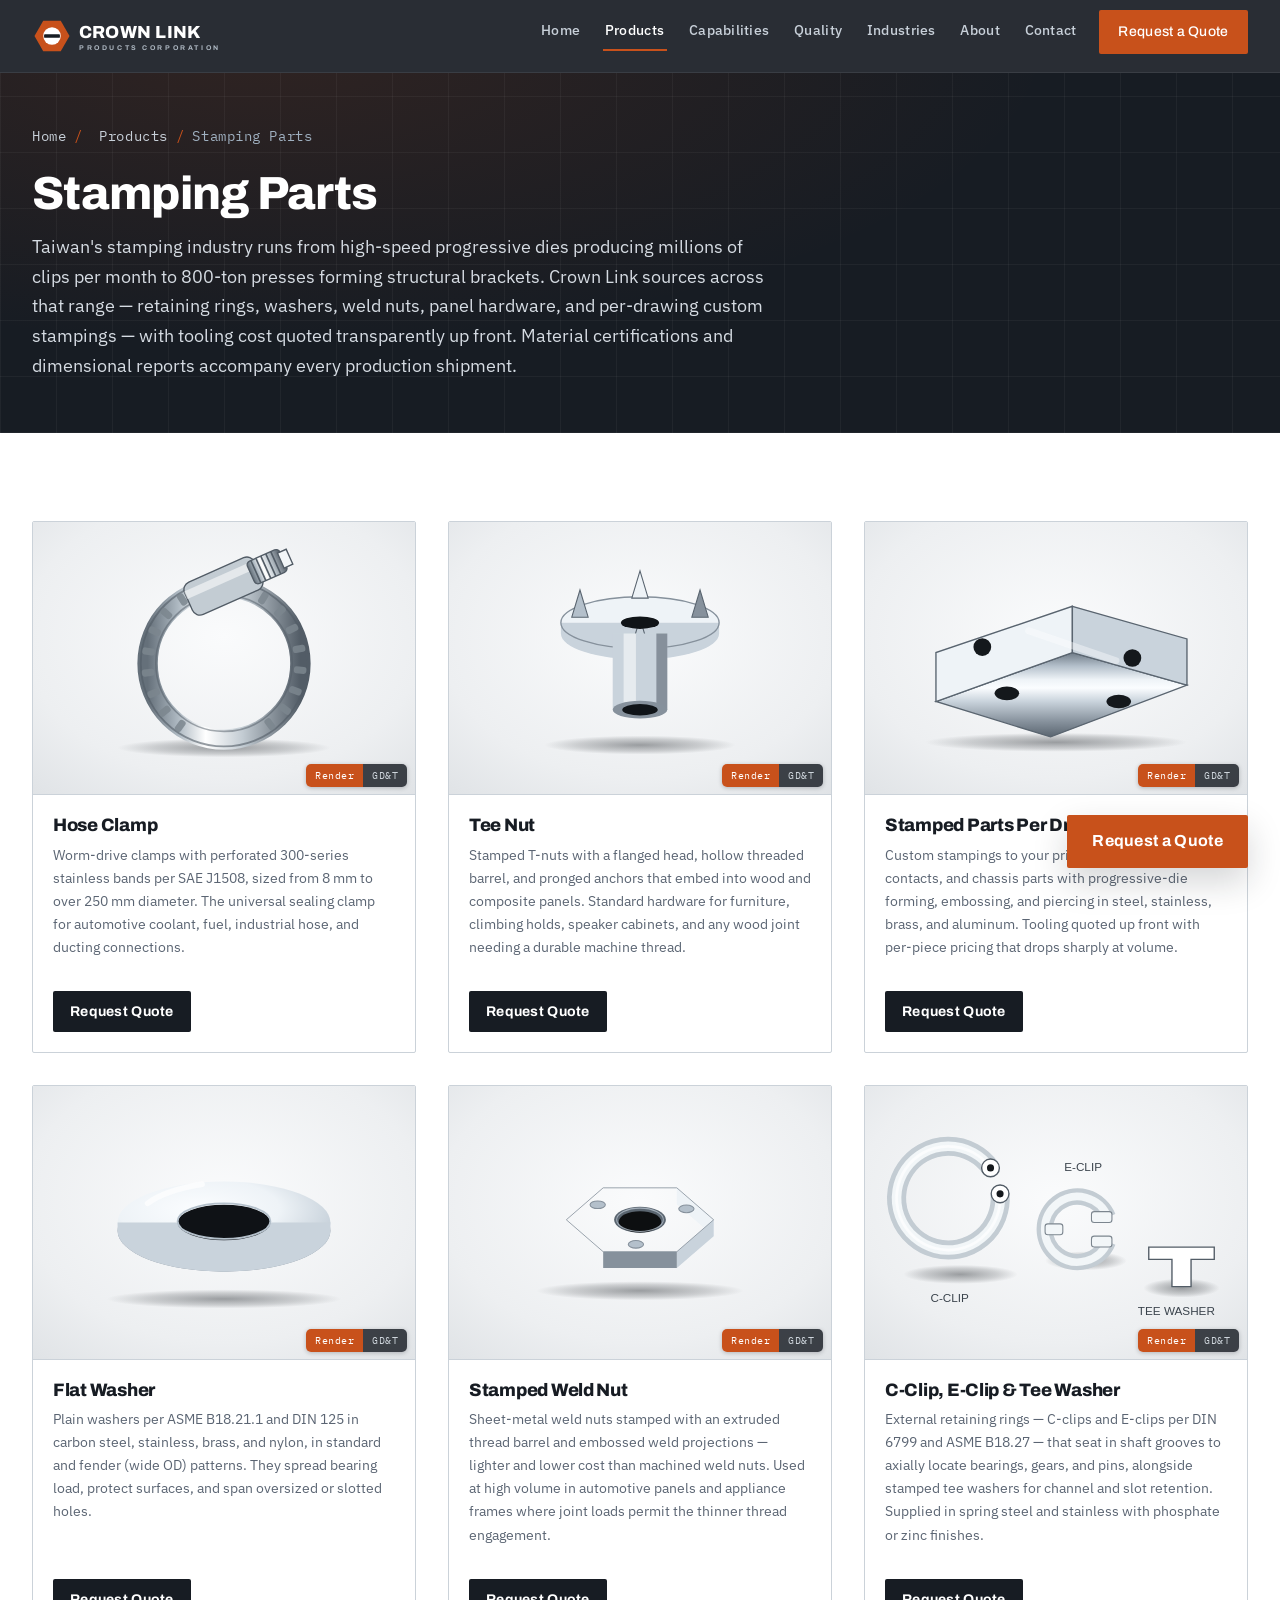
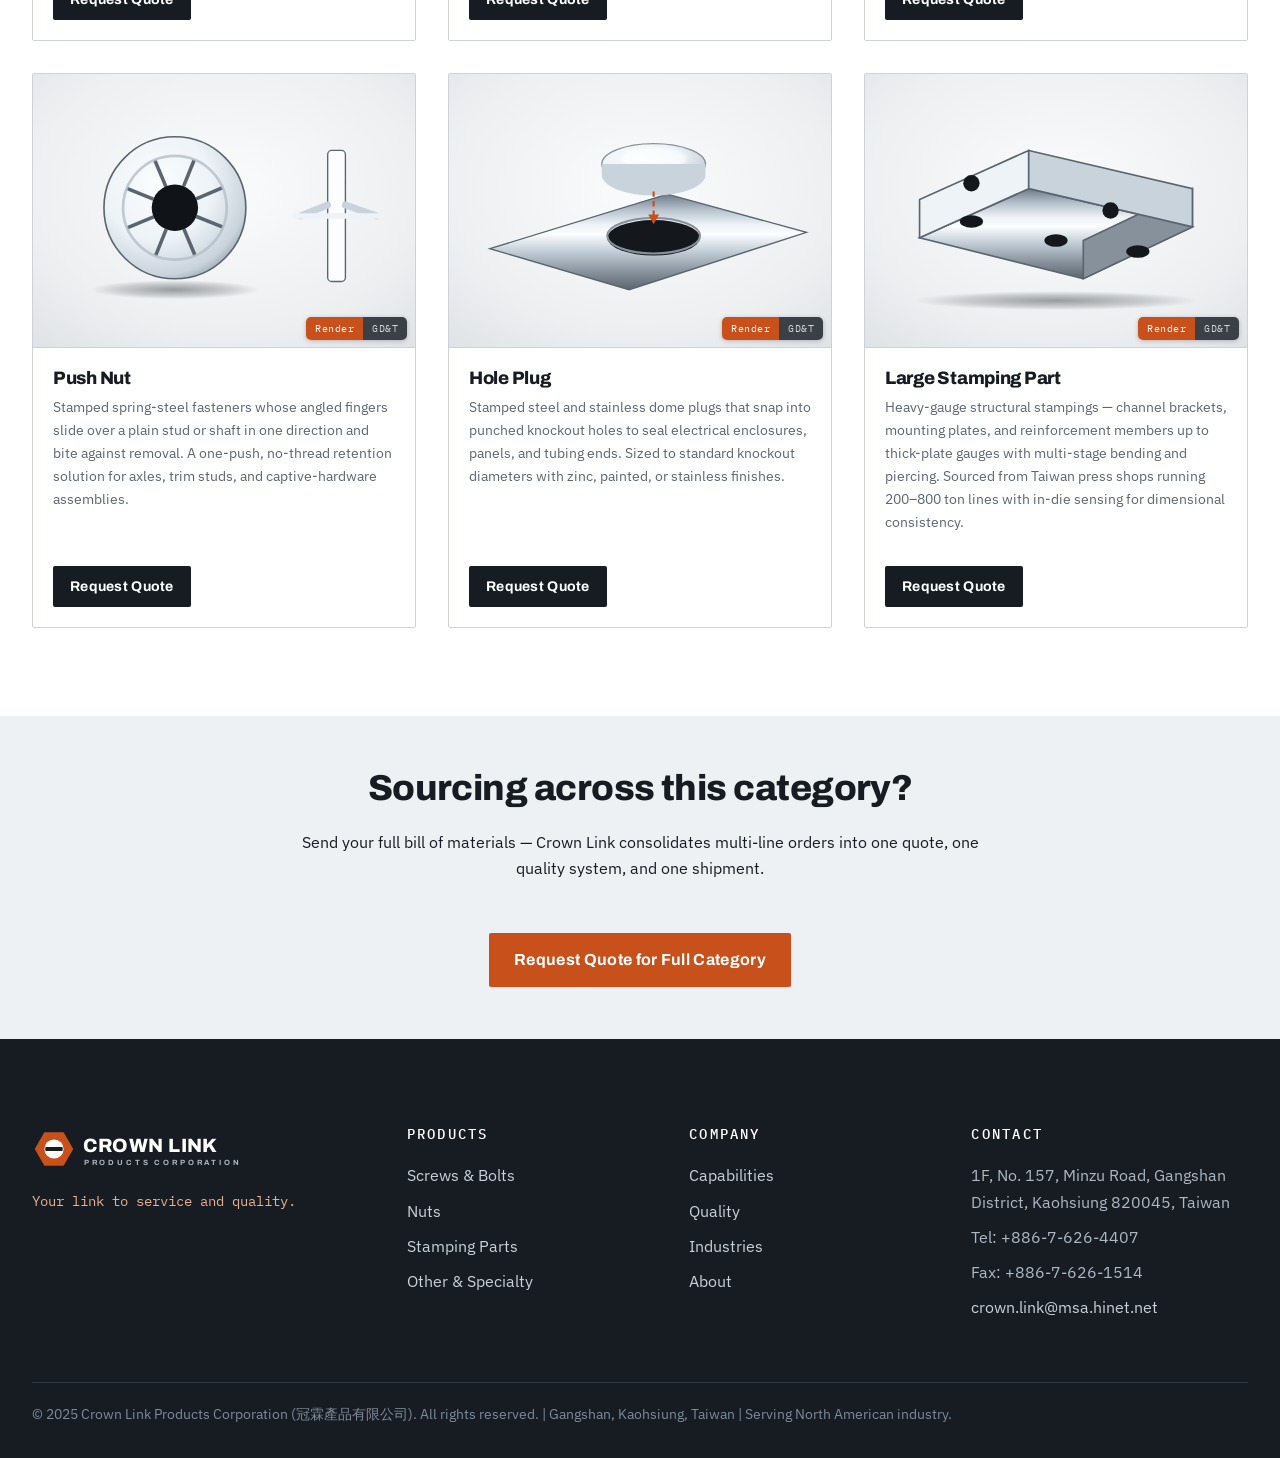
<file: pages/stamping-parts.html>
<!DOCTYPE html>
<html lang="en">
<head>
<meta charset="utf-8">
<meta name="viewport" content="width=device-width, initial-scale=1">
<title>Stamping Parts | Crown Link Products Corporation — Taiwan Fastener Supplier</title>
<meta name="description" content="Precision metal stampings from Taiwan: hose clamps, tee nuts, washers, retaining clips, push nuts, and custom stamped brackets to your print.">
<meta property="og:title" content="Stamping Parts | Crown Link Products Corporation — Taiwan Fastener Supplier">
<meta property="og:description" content="Precision metal stampings from Taiwan: hose clamps, tee nuts, washers, retaining clips, push nuts, and custom stamped brackets to your print.">
<meta property="og:image" content="https://www.crown-link.com/assets/images/ui/og-default.svg">
<meta property="og:type" content="website">
<link rel="canonical" href="https://www.crown-link.com/pages/stamping-parts.html">
<link rel="icon" type="image/svg+xml" href="../assets/images/ui/favicon.svg">
<link rel="preconnect" href="https://fonts.googleapis.com"><link rel="preconnect" href="https://fonts.gstatic.com" crossorigin><link href="https://fonts.googleapis.com/css2?family=Archivo:wght@700;800&family=IBM+Plex+Sans:wght@400;500;600&family=IBM+Plex+Mono:wght@400;500&display=swap" rel="stylesheet">
<link rel="stylesheet" href="../assets/css/main.css">
</head>
<body>
<header class="site-header">
  <div class="wrap header-bar">
    <a class="brand" href="../index.html" aria-label="Crown Link Products Corporation — home">
      <svg viewBox="0 0 248 48" height="40" role="img" aria-label="Crown Link Products Corporation"><polygon points="45.00,24.00 34.50,42.19 13.50,42.19 3.00,24.00 13.50,5.81 34.50,5.81" fill="#C8511B"/><circle cx="24" cy="24" r="10.5" fill="#FFFFFF"/><rect x="14.5" y="21.8" width="19" height="4.4" rx="1" fill="#171C23"/><text x="56" y="27" font-family="Archivo, Arial, sans-serif" font-weight="800" font-size="21" letter-spacing="0.5" fill="#FFFFFF">CROWN LINK</text><text x="56.5" y="41" font-family="Archivo, Arial, sans-serif" font-weight="700" font-size="8.2" letter-spacing="3.1" fill="#AEB8C2">PRODUCTS CORPORATION</text></svg>
    </a>
    <button class="nav-toggle" aria-label="Toggle navigation menu" aria-expanded="false">
      <span class="bar"></span><span class="bar"></span><span class="bar"></span>
    </button>
    <nav class="site-nav" aria-label="Primary">
      <ul><li><a href="../index.html">Home</a></li><li><a href="products.html" class="active">Products</a></li><li><a href="capabilities.html">Capabilities</a></li><li><a href="quality.html">Quality</a></li><li><a href="industries.html">Industries</a></li><li><a href="about.html">About</a></li><li><a href="contact.html">Contact</a></li><li><a class="btn btn--primary btn--sm" href="contact.html">Request a Quote</a></li></ul>
    </nav>
  </div>
</header>
<main>
<section class="page-hero section--dark tech-grid">
  <div class="wrap">
    <nav class="breadcrumb" aria-label="Breadcrumb">
      <a href="../index.html">Home</a><span class="sep">/</span>
      <a href="products.html">Products</a><span class="sep">/</span>Stamping Parts
    </nav>
    <h1>Stamping Parts</h1>
    <p class="lede">Taiwan's stamping industry runs from high-speed progressive dies producing millions of clips per month to 800-ton presses forming structural brackets. Crown Link sources across that range — retaining rings, washers, weld nuts, panel hardware, and per-drawing custom stampings — with tooling cost quoted transparently up front. Material certifications and dimensional reports accompany every production shipment.</p>
  </div>
</section>

<section class="section">
  <div class="wrap">
    <div class="product-grid"><article class="product-card reveal">
  <div class="product-media"><img class="pm-img pm-photo" src="../assets/images/products/hose-clamp.svg" alt="Worm-drive hose clamp with perforated stainless steel band and hex head screw housing, approximately 60 millimeter diameter" loading="lazy" width="280" height="200"><img class="pm-img pm-draw" src="../assets/images/products/drawings/hose-clamp-gdt.svg" alt="GD&amp;T engineering drawing of Hose Clamp with toleranced dimensions, datums, and thread callouts per ASME Y14.5" loading="lazy" width="280" height="200" hidden><div class="pm-toggle" aria-label="Switch product image view"><button type="button" class="pm-btn is-on" data-view="photo" aria-pressed="true">Render</button><button type="button" class="pm-btn" data-view="draw" aria-pressed="false">GD&amp;T</button></div></div>
  <div class="product-body">
    <h3>Hose Clamp</h3>
    <p>Worm-drive clamps with perforated 300-series stainless bands per SAE J1508, sized from 8 mm to over 250 mm diameter. The universal sealing clamp for automotive coolant, fuel, industrial hose, and ducting connections.</p>
    <a class="btn btn--ink btn--sm" href="contact.html?product=Hose%20Clamp">Request Quote</a>
  </div>
</article><article class="product-card reveal">
  <div class="product-media"><img class="pm-img pm-photo" src="../assets/images/products/tee-nut.svg" alt="Tee nut in cross-section isometric showing flat flange top, cylindrical barrel, and anchoring prongs for wood installation" loading="lazy" width="280" height="200"><img class="pm-img pm-draw" src="../assets/images/products/drawings/tee-nut-gdt.svg" alt="GD&amp;T engineering drawing of Tee Nut with toleranced dimensions, datums, and thread callouts per ASME Y14.5" loading="lazy" width="280" height="200" hidden><div class="pm-toggle" aria-label="Switch product image view"><button type="button" class="pm-btn is-on" data-view="photo" aria-pressed="true">Render</button><button type="button" class="pm-btn" data-view="draw" aria-pressed="false">GD&amp;T</button></div></div>
  <div class="product-body">
    <h3>Tee Nut</h3>
    <p>Stamped T-nuts with a flanged head, hollow threaded barrel, and pronged anchors that embed into wood and composite panels. Standard hardware for furniture, climbing holds, speaker cabinets, and any wood joint needing a durable machine thread.</p>
    <a class="btn btn--ink btn--sm" href="contact.html?product=Tee%20Nut">Request Quote</a>
  </div>
</article><article class="product-card reveal">
  <div class="product-media"><img class="pm-img pm-photo" src="../assets/images/products/stamped-parts-per-drawing.svg" alt="Custom stamped bracket with multiple bends, holes, and embossed features shown with engineering dimension lines" loading="lazy" width="280" height="200"><img class="pm-img pm-draw" src="../assets/images/products/drawings/stamped-parts-per-drawing-gdt.svg" alt="GD&amp;T engineering drawing of Stamped Parts Per Drawing with toleranced dimensions, datums, and thread callouts per ASME Y14.5" loading="lazy" width="280" height="200" hidden><div class="pm-toggle" aria-label="Switch product image view"><button type="button" class="pm-btn is-on" data-view="photo" aria-pressed="true">Render</button><button type="button" class="pm-btn" data-view="draw" aria-pressed="false">GD&amp;T</button></div></div>
  <div class="product-body">
    <h3>Stamped Parts Per Drawing</h3>
    <p>Custom stampings to your print — brackets, clips, contacts, and chassis parts with progressive-die forming, embossing, and piercing in steel, stainless, brass, and aluminum. Tooling quoted up front with per-piece pricing that drops sharply at volume.</p>
    <a class="btn btn--ink btn--sm" href="contact.html?product=Stamped%20Parts%20Per%20Drawing">Request Quote</a>
  </div>
</article><article class="product-card reveal">
  <div class="product-media"><img class="pm-img pm-photo" src="../assets/images/products/flat-washer.svg" alt="Plain flat washer in three-quarter isometric view with smooth faces and uniform thickness, standard load-spreading hardware" loading="lazy" width="280" height="200"><img class="pm-img pm-draw" src="../assets/images/products/drawings/flat-washer-gdt.svg" alt="GD&amp;T engineering drawing of Flat Washer with toleranced dimensions, datums, and thread callouts per ASME Y14.5" loading="lazy" width="280" height="200" hidden><div class="pm-toggle" aria-label="Switch product image view"><button type="button" class="pm-btn is-on" data-view="photo" aria-pressed="true">Render</button><button type="button" class="pm-btn" data-view="draw" aria-pressed="false">GD&amp;T</button></div></div>
  <div class="product-body">
    <h3>Flat Washer</h3>
    <p>Plain washers per ASME B18.21.1 and DIN 125 in carbon steel, stainless, brass, and nylon, in standard and fender (wide OD) patterns. They spread bearing load, protect surfaces, and span oversized or slotted holes.</p>
    <a class="btn btn--ink btn--sm" href="contact.html?product=Flat%20Washer">Request Quote</a>
  </div>
</article><article class="product-card reveal">
  <div class="product-media"><img class="pm-img pm-photo" src="../assets/images/products/stamped-weld-nut.svg" alt="Thin stamped sheet metal weld nut with embossed pilot and weld projections, lighter gauge than a forged weld nut" loading="lazy" width="280" height="200"><img class="pm-img pm-draw" src="../assets/images/products/drawings/stamped-weld-nut-gdt.svg" alt="GD&amp;T engineering drawing of Stamped Weld Nut with toleranced dimensions, datums, and thread callouts per ASME Y14.5" loading="lazy" width="280" height="200" hidden><div class="pm-toggle" aria-label="Switch product image view"><button type="button" class="pm-btn is-on" data-view="photo" aria-pressed="true">Render</button><button type="button" class="pm-btn" data-view="draw" aria-pressed="false">GD&amp;T</button></div></div>
  <div class="product-body">
    <h3>Stamped Weld Nut</h3>
    <p>Sheet-metal weld nuts stamped with an extruded thread barrel and embossed weld projections — lighter and lower cost than machined weld nuts. Used at high volume in automotive panels and appliance frames where joint loads permit the thinner thread engagement.</p>
    <a class="btn btn--ink btn--sm" href="contact.html?product=Stamped%20Weld%20Nut">Request Quote</a>
  </div>
</article><article class="product-card reveal">
  <div class="product-media"><img class="pm-img pm-photo" src="../assets/images/products/clips-and-washers.svg" alt="Grouped illustration of a C-clip retaining ring, smaller E-clip, and T-shaped tee washer with identifying leader lines" loading="lazy" width="280" height="200"><img class="pm-img pm-draw" src="../assets/images/products/drawings/clips-and-washers-gdt.svg" alt="GD&amp;T engineering drawing of C-Clip, E-Clip &amp; Tee Washer with toleranced dimensions, datums, and thread callouts per ASME Y14.5" loading="lazy" width="280" height="200" hidden><div class="pm-toggle" aria-label="Switch product image view"><button type="button" class="pm-btn is-on" data-view="photo" aria-pressed="true">Render</button><button type="button" class="pm-btn" data-view="draw" aria-pressed="false">GD&amp;T</button></div></div>
  <div class="product-body">
    <h3>C-Clip, E-Clip & Tee Washer</h3>
    <p>External retaining rings — C-clips and E-clips per DIN 6799 and ASME B18.27 — that seat in shaft grooves to axially locate bearings, gears, and pins, alongside stamped tee washers for channel and slot retention. Supplied in spring steel and stainless with phosphate or zinc finishes.</p>
    <a class="btn btn--ink btn--sm" href="contact.html?product=C-Clip%2C%20E-Clip%20%26%20Tee%20Washer">Request Quote</a>
  </div>
</article><article class="product-card reveal">
  <div class="product-media"><img class="pm-img pm-photo" src="../assets/images/products/push-nut.svg" alt="Push nut viewed face-on showing inward-angled spring fingers radiating from the central hole, with side profile gripping a stud" loading="lazy" width="280" height="200"><img class="pm-img pm-draw" src="../assets/images/products/drawings/push-nut-gdt.svg" alt="GD&amp;T engineering drawing of Push Nut with toleranced dimensions, datums, and thread callouts per ASME Y14.5" loading="lazy" width="280" height="200" hidden><div class="pm-toggle" aria-label="Switch product image view"><button type="button" class="pm-btn is-on" data-view="photo" aria-pressed="true">Render</button><button type="button" class="pm-btn" data-view="draw" aria-pressed="false">GD&amp;T</button></div></div>
  <div class="product-body">
    <h3>Push Nut</h3>
    <p>Stamped spring-steel fasteners whose angled fingers slide over a plain stud or shaft in one direction and bite against removal. A one-push, no-thread retention solution for axles, trim studs, and captive-hardware assemblies.</p>
    <a class="btn btn--ink btn--sm" href="contact.html?product=Push%20Nut">Request Quote</a>
  </div>
</article><article class="product-card reveal">
  <div class="product-media"><img class="pm-img pm-photo" src="../assets/images/products/hole-plug.svg" alt="Stamped metal dome hole plug shown snapping into a punched panel hole with cross-section detail of the snap-fit edge" loading="lazy" width="280" height="200"><img class="pm-img pm-draw" src="../assets/images/products/drawings/hole-plug-gdt.svg" alt="GD&amp;T engineering drawing of Hole Plug with toleranced dimensions, datums, and thread callouts per ASME Y14.5" loading="lazy" width="280" height="200" hidden><div class="pm-toggle" aria-label="Switch product image view"><button type="button" class="pm-btn is-on" data-view="photo" aria-pressed="true">Render</button><button type="button" class="pm-btn" data-view="draw" aria-pressed="false">GD&amp;T</button></div></div>
  <div class="product-body">
    <h3>Hole Plug</h3>
    <p>Stamped steel and stainless dome plugs that snap into punched knockout holes to seal electrical enclosures, panels, and tubing ends. Sized to standard knockout diameters with zinc, painted, or stainless finishes.</p>
    <a class="btn btn--ink btn--sm" href="contact.html?product=Hole%20Plug">Request Quote</a>
  </div>
</article><article class="product-card reveal">
  <div class="product-media"><img class="pm-img pm-photo" src="../assets/images/products/large-stamping-part.svg" alt="Large structural stamped channel bracket with multiple bends, thick gauge material, and multiple fastener holes" loading="lazy" width="280" height="200"><img class="pm-img pm-draw" src="../assets/images/products/drawings/large-stamping-part-gdt.svg" alt="GD&amp;T engineering drawing of Large Stamping Part with toleranced dimensions, datums, and thread callouts per ASME Y14.5" loading="lazy" width="280" height="200" hidden><div class="pm-toggle" aria-label="Switch product image view"><button type="button" class="pm-btn is-on" data-view="photo" aria-pressed="true">Render</button><button type="button" class="pm-btn" data-view="draw" aria-pressed="false">GD&amp;T</button></div></div>
  <div class="product-body">
    <h3>Large Stamping Part</h3>
    <p>Heavy-gauge structural stampings — channel brackets, mounting plates, and reinforcement members up to thick-plate gauges with multi-stage bending and piercing. Sourced from Taiwan press shops running 200–800 ton lines with in-die sensing for dimensional consistency.</p>
    <a class="btn btn--ink btn--sm" href="contact.html?product=Large%20Stamping%20Part">Request Quote</a>
  </div>
</article></div>
  </div>
</section>

<section class="section section--mist section--tight">
  <div class="wrap center">
    <h2>Sourcing across this category?</h2>
    <p class="maxw maxw--center">Send your full bill of materials — Crown Link consolidates
    multi-line orders into one quote, one quality system, and one shipment.</p>
    <a class="btn btn--primary mt-lg" href="contact.html?product=Stamping%20Parts%20%E2%80%94%20full%20category%20inquiry">
      Request Quote for Full Category</a>
  </div>
</section>
</main>
<footer class="site-footer">
  <div class="wrap">
    <div class="footer-grid">
      <div>
        <span class="brand"><svg viewBox="0 0 248 48" height="44" role="img" aria-label="Crown Link Products Corporation"><polygon points="45.00,24.00 34.50,42.19 13.50,42.19 3.00,24.00 13.50,5.81 34.50,5.81" fill="#C8511B"/><circle cx="24" cy="24" r="10.5" fill="#FFFFFF"/><rect x="14.5" y="21.8" width="19" height="4.4" rx="1" fill="#171C23"/><text x="56" y="27" font-family="Archivo, Arial, sans-serif" font-weight="800" font-size="21" letter-spacing="0.5" fill="#FFFFFF">CROWN LINK</text><text x="56.5" y="41" font-family="Archivo, Arial, sans-serif" font-weight="700" font-size="8.2" letter-spacing="3.1" fill="#AEB8C2">PRODUCTS CORPORATION</text></svg></span>
        <p class="footer-tagline">Your link to service and quality.</p>
      </div>
      <div>
        <h4>Products</h4>
        <ul><li><a href="screws.html">Screws & Bolts</a></li><li><a href="nuts.html">Nuts</a></li><li><a href="stamping-parts.html">Stamping Parts</a></li><li><a href="other.html">Other & Specialty</a></li></ul>
      </div>
      <div>
        <h4>Company</h4>
        <ul>
          <li><a href="capabilities.html">Capabilities</a></li>
          <li><a href="quality.html">Quality</a></li>
          <li><a href="industries.html">Industries</a></li>
          <li><a href="about.html">About</a></li>
        </ul>
      </div>
      <div>
        <h4>Contact</h4>
        <ul>
          <li>1F, No. 157, Minzu Road, Gangshan District, Kaohsiung 820045, Taiwan</li>
          <li>Tel: +886-7-626-4407</li>
          <li>Fax: +886-7-626-1514</li>
          <li><a href="mailto:crown.link@msa.hinet.net">crown.link@msa.hinet.net</a></li>
        </ul>
      </div>
    </div>
    <div class="footer-bottom">
      © 2025 Crown Link Products Corporation (冠霖產品有限公司). All rights reserved.
      | Gangshan, Kaohsiung, Taiwan | Serving North American industry.
    </div>
  </div>
</footer>
<a class="quote-fab btn btn--primary" href="contact.html">Request a Quote</a>
<script src="../assets/js/main.js"></script>
</body>
</html>
</file>
<file: assets/css/main.css>
/* ==========================================================================
   Crown Link Products Corporation — main.css
   Design system: machined precision. Tokens first, then base, components,
   utilities, page overrides. No rule cancels another.
   ========================================================================== */

/* ---------- 1. Design tokens ---------- */
:root {
  /* Color */
  --c-ink: #171C23;        /* gunmetal — dark surfaces, headings */
  --c-steel: #26303B;      /* steel panel — secondary dark */
  --c-mist: #EEF1F4;       /* machined light surface */
  --c-paper: #FFFFFF;      /* paper */
  --c-line: #CBD2D9;       /* hairline / dimension lines */
  --c-accent: #C8511B;     /* oxide orange — CTAs, marks */
  --c-accent-deep: #9E3F12;
  --c-muted: #5B6573;

  /* Spacing scale */
  --space-xs: 0.5rem;
  --space-sm: 0.75rem;
  --space-md: 1.25rem;
  --space-lg: 2rem;
  --space-xl: 3.25rem;
  --space-2xl: 5.5rem;

  /* Type scale */
  --text-sm: 0.875rem;
  --text-base: 1rem;
  --text-md: 1.125rem;
  --text-lg: 1.375rem;
  --text-xl: 1.75rem;
  --text-2xl: 2.25rem;
  --text-3xl: 2.9rem;
  --text-4xl: 3.6rem;

  /* Radii — machined chamfer, not pillow */
  --r-sm: 2px;
  --r-md: 4px;

  /* Shadows */
  --shadow-sm: 0 1px 2px rgba(23, 28, 35, 0.08);
  --shadow-md: 0 6px 18px rgba(23, 28, 35, 0.12);
  --shadow-lg: 0 14px 34px rgba(23, 28, 35, 0.18);

  /* Transitions */
  --t-fast: 160ms ease;
  --t-med: 340ms cubic-bezier(0.22, 0.61, 0.36, 1);

  /* Fonts */
  --f-display: "Archivo", "Arial Narrow", Arial, sans-serif;
  --f-body: "IBM Plex Sans", "Segoe UI", Helvetica, Arial, sans-serif;
  --f-mono: "IBM Plex Mono", "SFMono-Regular", Consolas, monospace;
}

/* ---------- 2. Base ---------- */
*,
*::before,
*::after { box-sizing: border-box; }

html { scroll-behavior: smooth; }

body {
  margin: 0;
  font-family: var(--f-body);
  font-size: var(--text-base);
  line-height: 1.65;
  color: var(--c-ink);
  background: var(--c-paper);
  -webkit-font-smoothing: antialiased;
}

h1, h2, h3, h4 {
  font-family: var(--f-display);
  font-weight: 800;
  line-height: 1.12;
  letter-spacing: -0.015em;
  margin: 0 0 var(--space-md);
  color: var(--c-ink);
}

h1 { font-size: var(--text-3xl); }
h2 { font-size: var(--text-2xl); }
h3 { font-size: var(--text-lg); }
h4 { font-size: var(--text-md); }

p { margin: 0 0 var(--space-md); }
p:last-child { margin-bottom: 0; }

ul, ol { margin: 0 0 var(--space-md); padding-left: 1.3em; }
li { margin-bottom: var(--space-xs); }

a { color: var(--c-accent-deep); text-decoration: none; transition: color var(--t-fast); }
a:hover { color: var(--c-accent); }

img, svg { max-width: 100%; height: auto; display: block; }

:focus-visible {
  outline: 3px solid var(--c-accent);
  outline-offset: 2px;
}

/* ---------- 3. Layout primitives ---------- */
.wrap {
  max-width: 1280px;
  margin: 0 auto;
  padding-left: var(--space-lg);
  padding-right: var(--space-lg);
}

.section { padding-top: var(--space-2xl); padding-bottom: var(--space-2xl); }
.section--mist { background: var(--c-mist); }
.section--dark { background: var(--c-ink); color: #D6DCE3; }
.section--dark h2, .section--dark h3 { color: #FFFFFF; }
.section--tight { padding-top: var(--space-xl); padding-bottom: var(--space-xl); }

.grid { display: grid; gap: var(--space-lg); }
.grid--2 { grid-template-columns: repeat(2, 1fr); }
.grid--3 { grid-template-columns: repeat(3, 1fr); }
.grid--4 { grid-template-columns: repeat(4, 1fr); }

/* Technical crosshair grid texture for dark sections */
.tech-grid {
  background-image:
    repeating-linear-gradient(0deg, rgba(255,255,255,0.045) 0 1px, transparent 1px 56px),
    repeating-linear-gradient(90deg, rgba(255,255,255,0.045) 0 1px, transparent 1px 56px),
    radial-gradient(ellipse at 20% -10%, rgba(200,81,27,0.14), transparent 55%);
  background-color: var(--c-ink);
}

/* ---------- 4. Signature: dimension-line eyebrow ---------- */
.dim {
  display: flex;
  align-items: center;
  gap: var(--space-sm);
  font-family: var(--f-mono);
  font-size: var(--text-sm);
  font-weight: 500;
  letter-spacing: 0.22em;
  text-transform: uppercase;
  color: var(--c-accent);
  margin-bottom: var(--space-md);
}
.dim::before,
.dim::after {
  content: "";
  height: 1px;
  width: 44px;
  background: currentColor;
  box-shadow: 0 -4px 0 0 currentColor inset; /* keep line crisp */
  position: relative;
}
.dim::before { border-left: 1px solid currentColor; height: 9px; background: linear-gradient(transparent 4px, currentColor 4px 5px, transparent 5px); width: 44px; }
.dim::after  { border-right: 1px solid currentColor; height: 9px; background: linear-gradient(transparent 4px, currentColor 4px 5px, transparent 5px); width: 44px; box-shadow: none; }
.dim--center { justify-content: center; }

.kicker {
  font-family: var(--f-mono);
  font-size: var(--text-sm);
  letter-spacing: 0.18em;
  text-transform: uppercase;
  color: var(--c-muted);
}

/* Thread-profile divider */
.thread-divider { display: block; width: 100%; height: 18px; color: var(--c-line); }
.section--dark .thread-divider { color: #39434F; }

/* ---------- 5. Header / navigation ---------- */
.site-header {
  position: sticky;
  top: 0;
  z-index: 60;
  background: rgba(23, 28, 35, 0.92);
  backdrop-filter: blur(8px);
  -webkit-backdrop-filter: blur(8px);
  border-bottom: 1px solid rgba(255, 255, 255, 0.08);
  transition: box-shadow var(--t-fast), background var(--t-fast);
}
.site-header.scrolled { box-shadow: var(--shadow-md); background: rgba(23, 28, 35, 0.97); }

.header-bar {
  display: flex;
  align-items: center;
  justify-content: space-between;
  gap: var(--space-lg);
  min-height: 72px;
}

.brand { display: inline-flex; align-items: center; gap: 0.7rem; }
.brand svg { height: 40px; width: auto; }

.nav-toggle {
  display: none;
  background: none;
  border: 1px solid rgba(255,255,255,0.25);
  border-radius: var(--r-sm);
  padding: 0.55rem 0.6rem;
  cursor: pointer;
}
.nav-toggle .bar {
  display: block;
  width: 22px;
  height: 2px;
  background: #fff;
  margin: 4px 0;
  transition: transform var(--t-med), opacity var(--t-fast);
}

.site-nav ul {
  display: flex;
  align-items: center;
  gap: var(--space-md);
  list-style: none;
  margin: 0;
  padding: 0;
}
.site-nav a {
  display: inline-block;
  padding: 0.4rem 0.15rem;
  color: #C8D0D9;
  font-size: var(--text-sm);
  font-weight: 500;
  letter-spacing: 0.02em;
  border-bottom: 2px solid transparent;
  transition: color var(--t-fast), border-color var(--t-fast);
}
.site-nav a:hover { color: #FFFFFF; }
.site-nav a.active { color: #FFFFFF; border-bottom-color: var(--c-accent); }

.btn {
  display: inline-block;
  font-family: var(--f-display);
  font-weight: 700;
  font-size: var(--text-base);
  letter-spacing: 0.02em;
  padding: 0.78rem 1.5rem;
  border-radius: var(--r-sm);
  border: 1px solid transparent;
  cursor: pointer;
  text-align: center;
  transition: background var(--t-fast), color var(--t-fast), border-color var(--t-fast), transform var(--t-fast), box-shadow var(--t-fast);
}
.btn:hover { transform: translateY(-2px); box-shadow: var(--shadow-md); }
.btn--primary { background: var(--c-accent); color: #FFFFFF; }
.btn--primary:hover { background: var(--c-accent-deep); color: #FFFFFF; }
.btn--ghost { background: transparent; color: #FFFFFF; border-color: rgba(255,255,255,0.45); }
.btn--ghost:hover { border-color: #FFFFFF; color: #FFFFFF; }
.btn--ink { background: var(--c-ink); color: #FFFFFF; }
.btn--ink:hover { background: var(--c-steel); color: #FFFFFF; }
.btn--sm { padding: 0.5rem 1rem; font-size: var(--text-sm); }
.site-nav .btn--primary { color: #FFFFFF; border-bottom: 1px solid transparent; padding: 0.6rem 1.15rem; }

/* ---------- 6. Hero ---------- */
.hero {
  color: #D6DCE3;
  padding-top: var(--space-2xl);
  padding-bottom: var(--space-2xl);
}
.hero h1 {
  color: #FFFFFF;
  font-size: var(--text-4xl);
  max-width: 17.5ch;
  margin-bottom: var(--space-md);
}
.hero .tagline {
  font-family: var(--f-mono);
  font-size: var(--text-md);
  letter-spacing: 0.08em;
  color: #E9B08F;
  margin-bottom: var(--space-lg);
}
.hero .lede { max-width: 62ch; font-size: var(--text-md); margin-bottom: var(--space-lg); }
.hero-ctas { display: flex; flex-wrap: wrap; gap: var(--space-md); }

.page-hero { padding-top: var(--space-xl); padding-bottom: var(--space-xl); color: #D6DCE3; }
.page-hero h1 { color: #FFFFFF; margin-bottom: var(--space-sm); }
.page-hero .lede { max-width: 68ch; font-size: var(--text-md); }

/* ---------- 7. Cards ---------- */
.card {
  background: var(--c-paper);
  border: 1px solid var(--c-line);
  border-radius: var(--r-sm);
  padding: var(--space-lg);
  transition: transform var(--t-fast), box-shadow var(--t-fast), border-color var(--t-fast);
}
.card:hover { transform: translateY(-3px); box-shadow: var(--shadow-md); border-color: var(--c-accent); }
.card h3 { margin-bottom: var(--space-xs); }
.card .mono-tag {
  font-family: var(--f-mono);
  font-size: var(--text-sm);
  color: var(--c-accent);
  letter-spacing: 0.12em;
  display: block;
  margin-bottom: var(--space-xs);
}

.pillar { border-top: 3px solid var(--c-accent); }
.pillar h3 { font-size: var(--text-md); }
.pillar p { color: var(--c-muted); font-size: var(--text-sm); margin-bottom: 0; }
.pillar .pillar-icon { color: var(--c-steel); margin-bottom: var(--space-sm); }

.cat-card { display: flex; flex-direction: column; }
.cat-card .cat-icon { color: var(--c-steel); margin-bottom: var(--space-sm); }
.cat-card p { color: var(--c-muted); font-size: var(--text-sm); flex: 1; }
.cat-card .cat-link {
  font-family: var(--f-display);
  font-weight: 700;
  color: var(--c-accent-deep);
}
.cat-card .cat-link::after { content: " \2192"; }
.cat-card .cat-link:hover { color: var(--c-accent); }

/* Product cards */
.product-grid { display: grid; grid-template-columns: repeat(3, 1fr); gap: var(--space-lg); }
.product-card {
  background: var(--c-paper);
  border: 1px solid var(--c-line);
  border-radius: var(--r-sm);
  overflow: hidden;
  display: flex;
  flex-direction: column;
  transition: transform var(--t-fast), box-shadow var(--t-fast), border-color var(--t-fast);
}
.product-card:hover { transform: translateY(-3px); box-shadow: var(--shadow-md); border-color: var(--c-accent); }
.product-card img { width: 100%; height: auto; border-bottom: 1px solid var(--c-line); }
.product-card .product-body { padding: var(--space-md); display: flex; flex-direction: column; flex: 1; }
.product-card h3 { font-size: var(--text-md); margin-bottom: var(--space-xs); }
.product-card p { color: var(--c-muted); font-size: var(--text-sm); flex: 1; }
.product-card .btn { align-self: flex-start; margin-top: var(--space-sm); }

/* ---------- 8. Trust bar ---------- */
.trust-bar { background: var(--c-steel); color: #D6DCE3; padding: var(--space-lg) 0; }
.trust-bar .grid { gap: var(--space-md); }
.trust-item { text-align: center; padding: 0 var(--space-sm); }
.trust-item .t-big {
  display: block;
  font-family: var(--f-display);
  font-weight: 800;
  font-size: var(--text-xl);
  color: #FFFFFF;
  line-height: 1.15;
}
.trust-item .t-sub {
  display: block;
  font-family: var(--f-mono);
  font-size: var(--text-sm);
  letter-spacing: 0.06em;
  color: #9FB0C0;
  margin-top: 0.35rem;
}

/* ---------- 9. Process timeline ---------- */
.process-scroll { overflow-x: auto; padding-bottom: var(--space-sm); }
.process-scroll svg { min-width: 980px; width: 100%; height: auto; }

/* ---------- 10. Quality tiers ---------- */
.tier {
  border-left: 4px solid var(--c-accent);
  background: var(--c-paper);
  border-top: 1px solid var(--c-line);
  border-right: 1px solid var(--c-line);
  border-bottom: 1px solid var(--c-line);
  border-radius: var(--r-sm);
  padding: var(--space-lg);
}
.tier .tier-no {
  font-family: var(--f-mono);
  font-size: var(--text-sm);
  letter-spacing: 0.2em;
  color: var(--c-accent);
  display: block;
  margin-bottom: var(--space-xs);
}
.tier p { color: var(--c-muted); }

/* ---------- 11. Spec lists & tables ---------- */
.spec-block h3 { display: flex; align-items: baseline; gap: var(--space-sm); }
.spec-list { list-style: none; padding: 0; }
.spec-list li {
  padding: 0.55rem 0;
  border-bottom: 1px dashed var(--c-line);
  display: flex;
  gap: var(--space-sm);
  align-items: baseline;
}
.spec-list li::before {
  content: "—";
  color: var(--c-accent);
  font-family: var(--f-mono);
  flex: 0 0 auto;
}
.spec-list strong { font-weight: 600; }

.callout {
  background: var(--c-mist);
  border: 1px solid var(--c-line);
  border-left: 4px solid var(--c-accent);
  border-radius: var(--r-sm);
  padding: var(--space-md) var(--space-lg);
}

/* ---------- 12. Breadcrumb ---------- */
.breadcrumb {
  font-family: var(--f-mono);
  font-size: var(--text-sm);
  letter-spacing: 0.04em;
  color: #9FB0C0;
  margin-bottom: var(--space-md);
}
.breadcrumb a { color: #C8D0D9; }
.breadcrumb a:hover { color: #FFFFFF; }
.breadcrumb .sep { margin: 0 0.5rem; color: var(--c-accent); }

/* ---------- 13. FAQ ---------- */
.faq-item { border: 1px solid var(--c-line); border-radius: var(--r-sm); background: var(--c-paper); }
.faq-item summary {
  cursor: pointer;
  font-family: var(--f-display);
  font-weight: 700;
  font-size: var(--text-md);
  padding: var(--space-md) var(--space-lg);
  list-style: none;
  position: relative;
  padding-right: 3rem;
}
.faq-item summary::-webkit-details-marker { display: none; }
.faq-item summary::after {
  content: "+";
  position: absolute;
  right: var(--space-lg);
  top: 50%;
  transform: translateY(-50%);
  font-family: var(--f-mono);
  color: var(--c-accent);
  font-size: var(--text-lg);
  transition: transform var(--t-fast);
}
.faq-item[open] summary::after { content: "\2212"; }
.faq-item .faq-body { padding: 0 var(--space-lg) var(--space-md); color: var(--c-muted); }
.faq-stack { display: grid; gap: var(--space-sm); }

/* ---------- 14. Forms ---------- */
.form-grid { display: grid; grid-template-columns: 1fr 1fr; gap: var(--space-md); }
.field { display: flex; flex-direction: column; gap: 0.35rem; }
.field--full { grid-column: 1 / -1; }
.field label { font-weight: 600; font-size: var(--text-sm); }
.field .req { color: var(--c-accent); }
.field input,
.field textarea {
  font-family: var(--f-body);
  font-size: var(--text-base);
  color: var(--c-ink);
  background: var(--c-paper);
  border: 1px solid var(--c-line);
  border-radius: var(--r-sm);
  padding: 0.7rem 0.85rem;
  transition: border-color var(--t-fast), box-shadow var(--t-fast);
}
.field input:focus,
.field textarea:focus {
  outline: none;
  border-color: var(--c-accent);
  box-shadow: 0 0 0 3px rgba(200, 81, 27, 0.18);
}
.field textarea { min-height: 110px; resize: vertical; }
.form-note {
  font-size: var(--text-sm);
  color: var(--c-muted);
  background: var(--c-mist);
  border: 1px dashed var(--c-line);
  border-radius: var(--r-sm);
  padding: var(--space-md);
}

/* ---------- 15. Contact layout ---------- */
.contact-grid { display: grid; grid-template-columns: 1.5fr 1fr; gap: var(--space-xl); align-items: start; }
.contact-info dl { margin: 0; }
.contact-info dt {
  font-family: var(--f-mono);
  font-size: var(--text-sm);
  letter-spacing: 0.14em;
  text-transform: uppercase;
  color: var(--c-accent);
  margin-top: var(--space-md);
}
.contact-info dt:first-child { margin-top: 0; }
.contact-info dd { margin: 0.2rem 0 0; }
.map-frame { border: 1px solid var(--c-line); border-radius: var(--r-sm); overflow: hidden; }
.map-frame iframe { display: block; width: 100%; }

/* ---------- 16. Footer ---------- */
.site-footer { background: var(--c-ink); color: #AEB8C2; padding: var(--space-2xl) 0 var(--space-lg); }
.footer-grid { display: grid; grid-template-columns: 1.4fr 1fr 1fr 1.2fr; gap: var(--space-xl); }
.site-footer .brand svg { height: 44px; }
.site-footer h4 {
  color: #FFFFFF;
  font-size: var(--text-sm);
  letter-spacing: 0.16em;
  text-transform: uppercase;
  font-family: var(--f-mono);
  font-weight: 500;
}
.site-footer ul { list-style: none; padding: 0; margin: 0; }
.site-footer li { margin-bottom: 0.55rem; }
.site-footer a { color: #C8D0D9; }
.site-footer a:hover { color: #FFFFFF; }
.footer-tagline { font-family: var(--f-mono); font-size: var(--text-sm); color: #E9B08F; margin-top: var(--space-sm); }
.footer-bottom {
  border-top: 1px solid #2E3946;
  margin-top: var(--space-xl);
  padding-top: var(--space-md);
  font-size: var(--text-sm);
  color: #7E8A97;
}

/* ---------- 17. Sticky quote CTA ---------- */
.quote-fab {
  position: fixed;
  right: var(--space-lg);
  bottom: var(--space-lg);
  z-index: 55;
  box-shadow: var(--shadow-lg);
}

/* ---------- 18. Reveal animation ---------- */
.reveal { opacity: 0; transform: translateY(22px); transition: opacity 360ms ease, transform 360ms cubic-bezier(0.22, 0.61, 0.36, 1); }
.reveal.in { opacity: 1; transform: none; }

/* ---------- 19. 404 ---------- */
.error-hero { min-height: 52vh; display: flex; align-items: center; }
.error-code {
  font-family: var(--f-mono);
  font-size: var(--text-sm);
  letter-spacing: 0.3em;
  color: var(--c-accent);
}

/* ---------- 20. Utilities ---------- */
.center { text-align: center; }
.mt-lg { margin-top: var(--space-lg); }
.mt-xl { margin-top: var(--space-xl); }
.mb-0 { margin-bottom: 0; }
.maxw { max-width: 72ch; }
.maxw--center { margin-left: auto; margin-right: auto; }
.muted { color: var(--c-muted); }
.section--dark .muted { color: #9FB0C0; }
.mono { font-family: var(--f-mono); }

/* ---------- 21. Responsive ---------- */
@media (max-width: 1024px) {
  .grid--4 { grid-template-columns: repeat(2, 1fr); }
  .product-grid { grid-template-columns: repeat(2, 1fr); }
  .footer-grid { grid-template-columns: 1fr 1fr; }
  .hero h1 { font-size: var(--text-3xl); }
}

@media (max-width: 768px) {
  :root { --space-2xl: 3.75rem; --space-xl: 2.5rem; }
  .grid--2, .grid--3 { grid-template-columns: 1fr; }
  .contact-grid { grid-template-columns: 1fr; }
  .form-grid { grid-template-columns: 1fr; }
  .hero h1 { font-size: var(--text-2xl); }
  h1 { font-size: var(--text-2xl); }
  h2 { font-size: var(--text-xl); }

  .nav-toggle { display: block; }
  /* position:absolute (not fixed) so iOS backdrop-filter containing-block
     bug doesn't give the nav zero height */
  .site-nav {
    position: absolute;
    top: 100%;
    left: 0;
    right: 0;
    height: calc(100vh - 72px);
    background: rgba(23, 28, 35, 0.98);
    transform: translateY(-110%);
    transition: transform var(--t-med);
    overflow-y: auto;
    z-index: 50;
    /* prevent invisible overlay from swallowing taps when closed */
    pointer-events: none;
  }
  .nav-open .site-nav {
    transform: translateY(0);
    pointer-events: auto;
  }
  .nav-open .nav-toggle .bar:nth-child(1) { transform: translateY(6px) rotate(45deg); }
  .nav-open .nav-toggle .bar:nth-child(2) { opacity: 0; }
  .nav-open .nav-toggle .bar:nth-child(3) { transform: translateY(-6px) rotate(-45deg); }
  .site-nav ul { flex-direction: column; align-items: flex-start; padding: var(--space-lg); gap: var(--space-sm); }
  .site-nav a { font-size: var(--text-lg); padding: 0.6rem 0; }
  .site-nav .btn--primary { margin-top: var(--space-sm); width: 100%; }
}

@media (max-width: 640px) {
  .grid--4 { grid-template-columns: 1fr; }
  .product-grid { grid-template-columns: 1fr; }
  .footer-grid { grid-template-columns: 1fr; }
  .wrap { padding-left: var(--space-md); padding-right: var(--space-md); }

  .quote-fab {
    right: 0;
    bottom: 0;
    left: 0;
    border-radius: 0;
    padding: 1rem;
  }
  .quote-fab:hover { transform: none; }
  body.has-fab { padding-bottom: 64px; }
}

/* ---------- 22. Reduced motion ---------- */
@media (prefers-reduced-motion: reduce) {
  html { scroll-behavior: auto; }
  *,
  *::before,
  *::after {
    animation-duration: 0.001ms !important;
    transition-duration: 0.001ms !important;
  }
  .reveal { opacity: 1; transform: none; }
}

/* Product media: render / GD&T drawing toggle */
.product-media { position: relative; }
.product-media .pm-img { display: block; width: 100%; height: auto; }
.product-media .pm-img[hidden] { display: none; }
.pm-toggle { position: absolute; right: 8px; bottom: 8px; display: flex; gap: 0; border-radius: 5px; overflow: hidden; box-shadow: 0 1px 4px rgba(15, 20, 26, 0.25); }
.pm-btn { font-family: var(--font-mono, 'IBM Plex Mono', monospace); font-size: 0.62rem; letter-spacing: 0.05em; padding: 5px 9px; border: 0; cursor: pointer; background: rgba(23, 28, 35, 0.82); color: #cfd6dd; transition: background 140ms ease, color 140ms ease; }
.pm-btn:hover { color: #ffffff; }
.pm-btn.is-on { background: #C8511B; color: #ffffff; }
</file>
